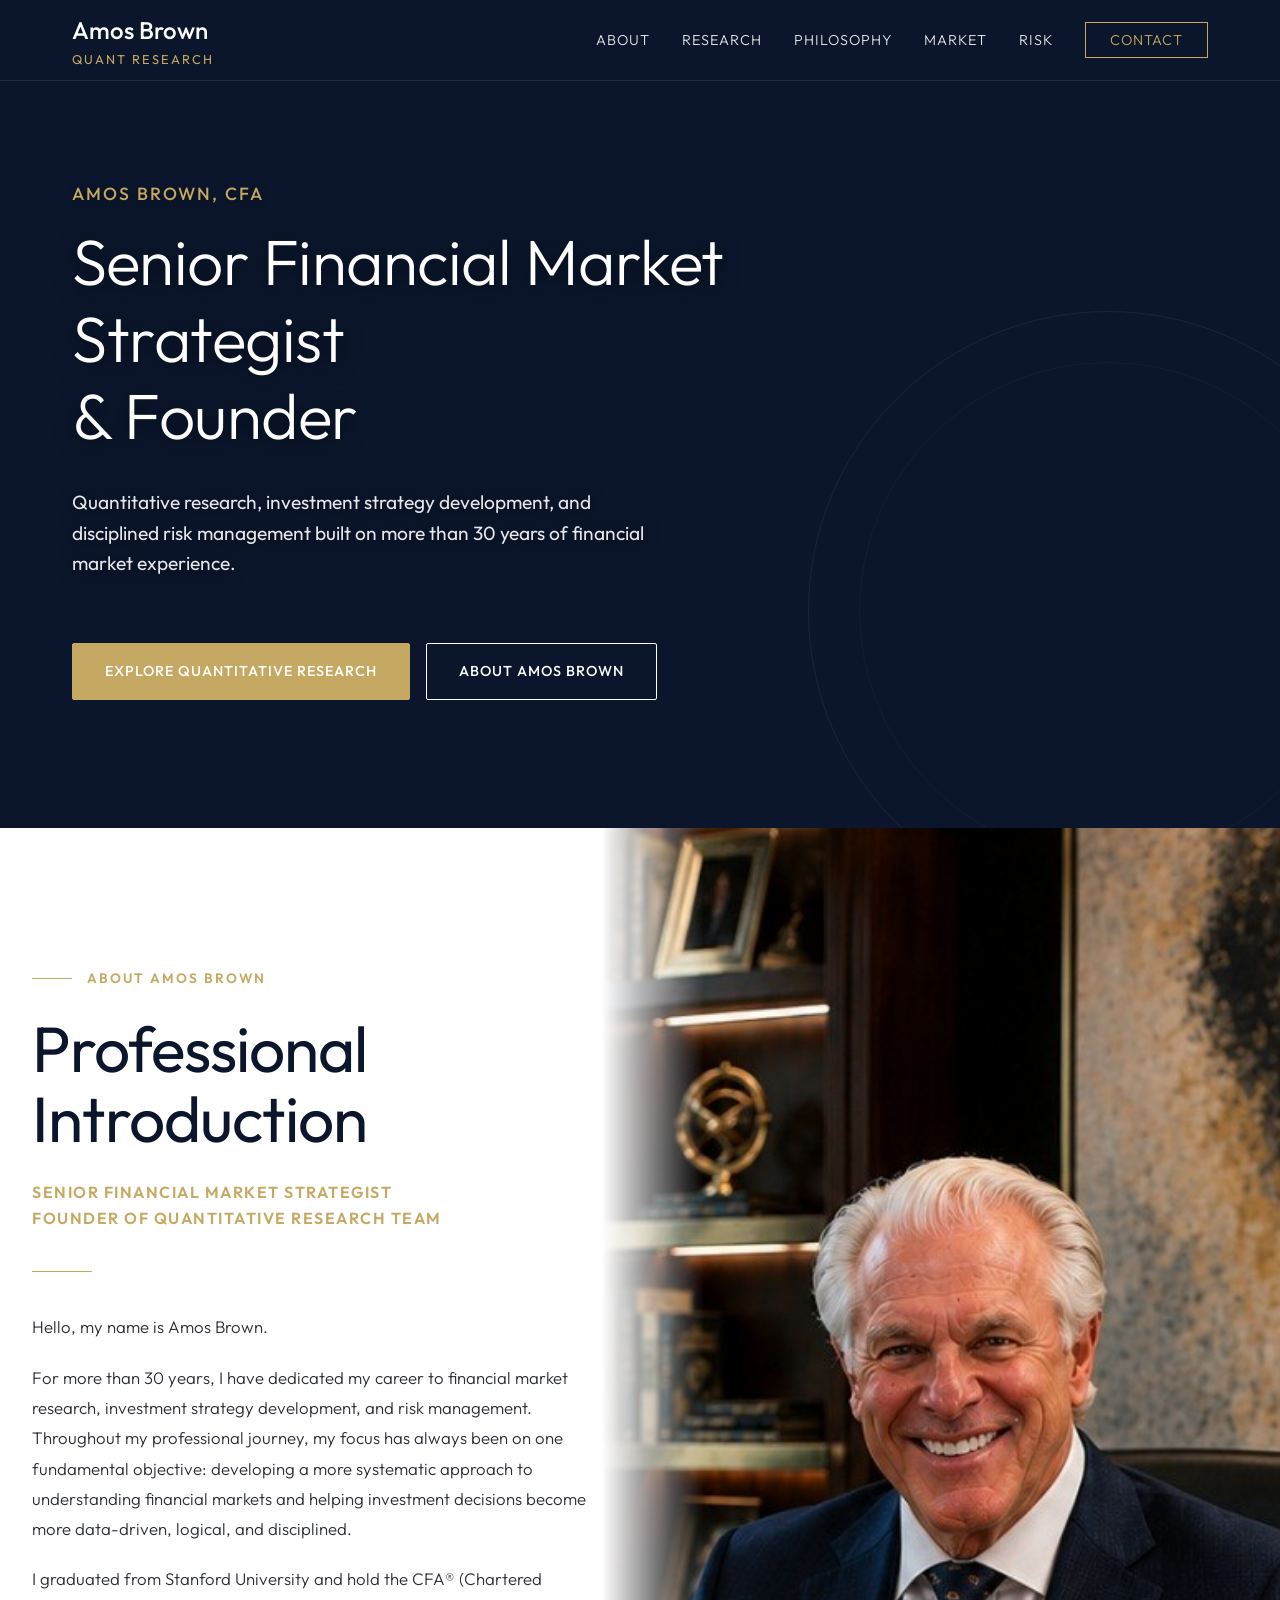
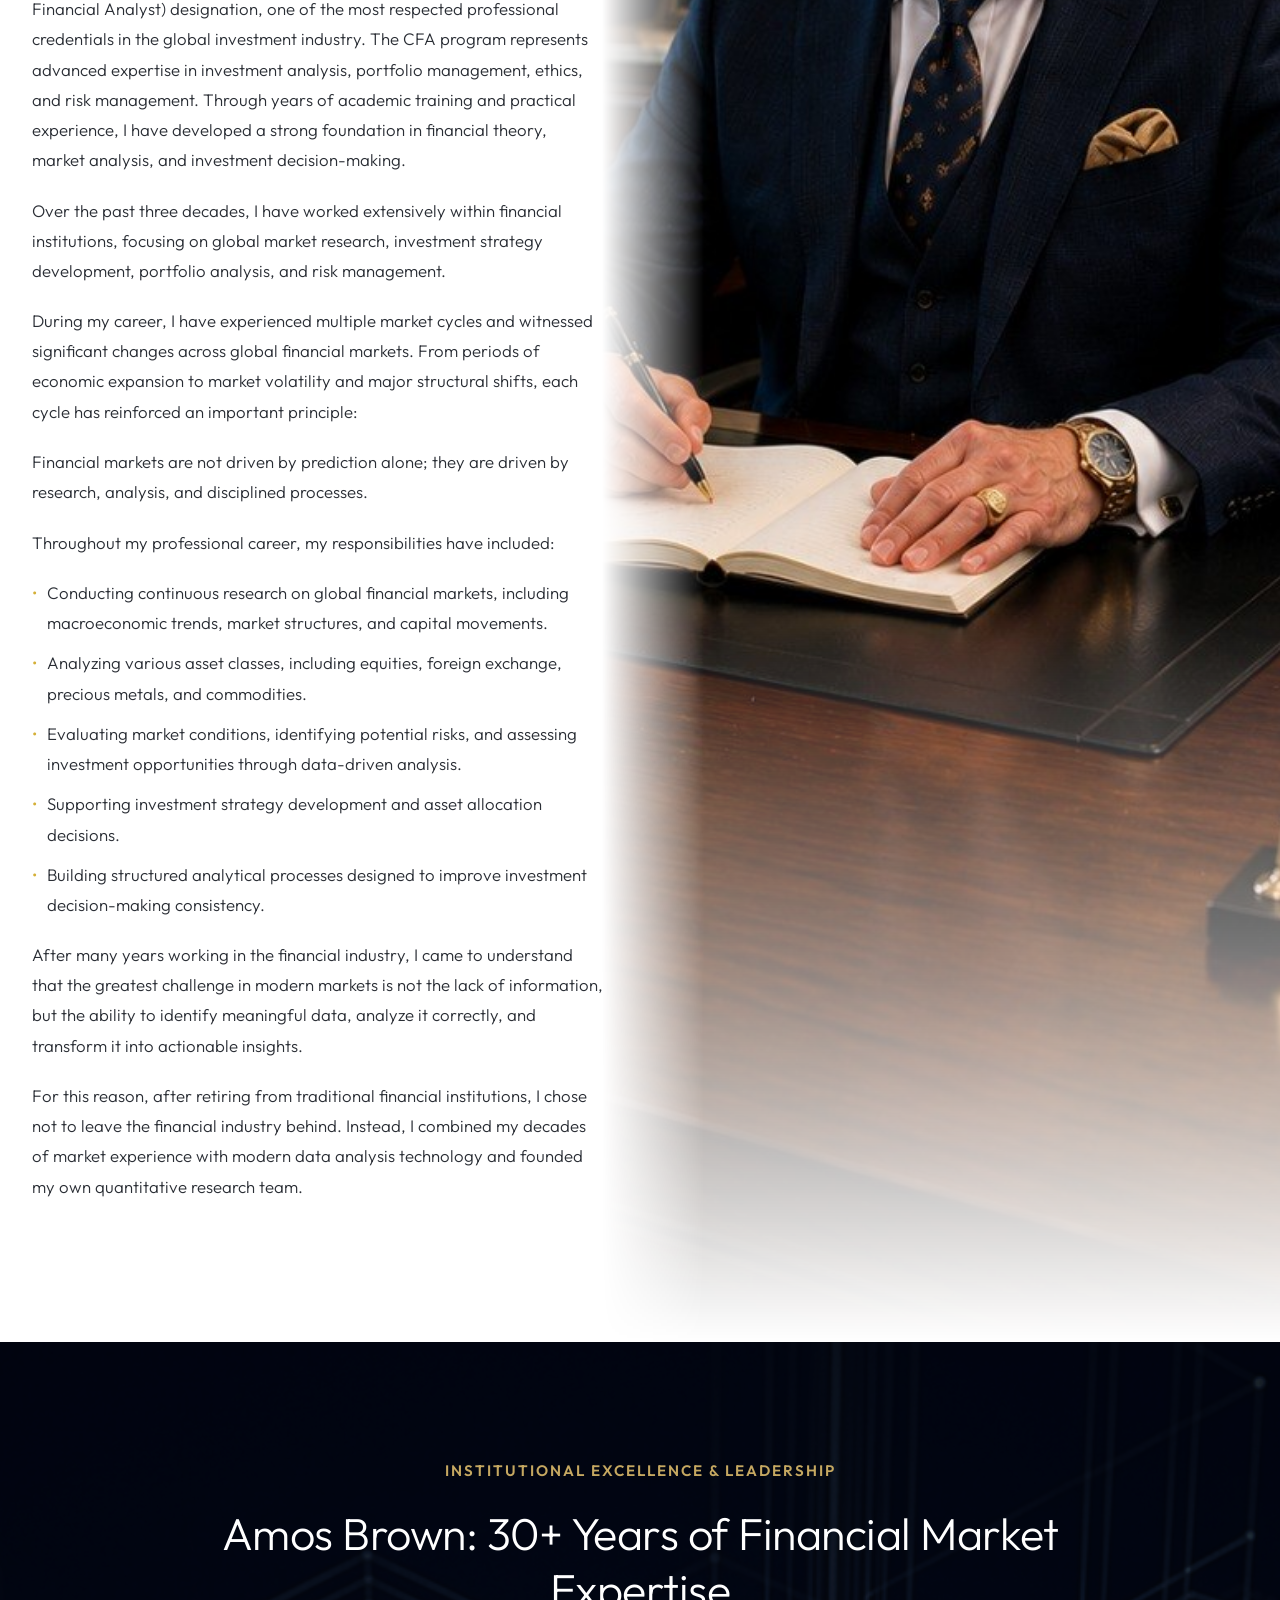
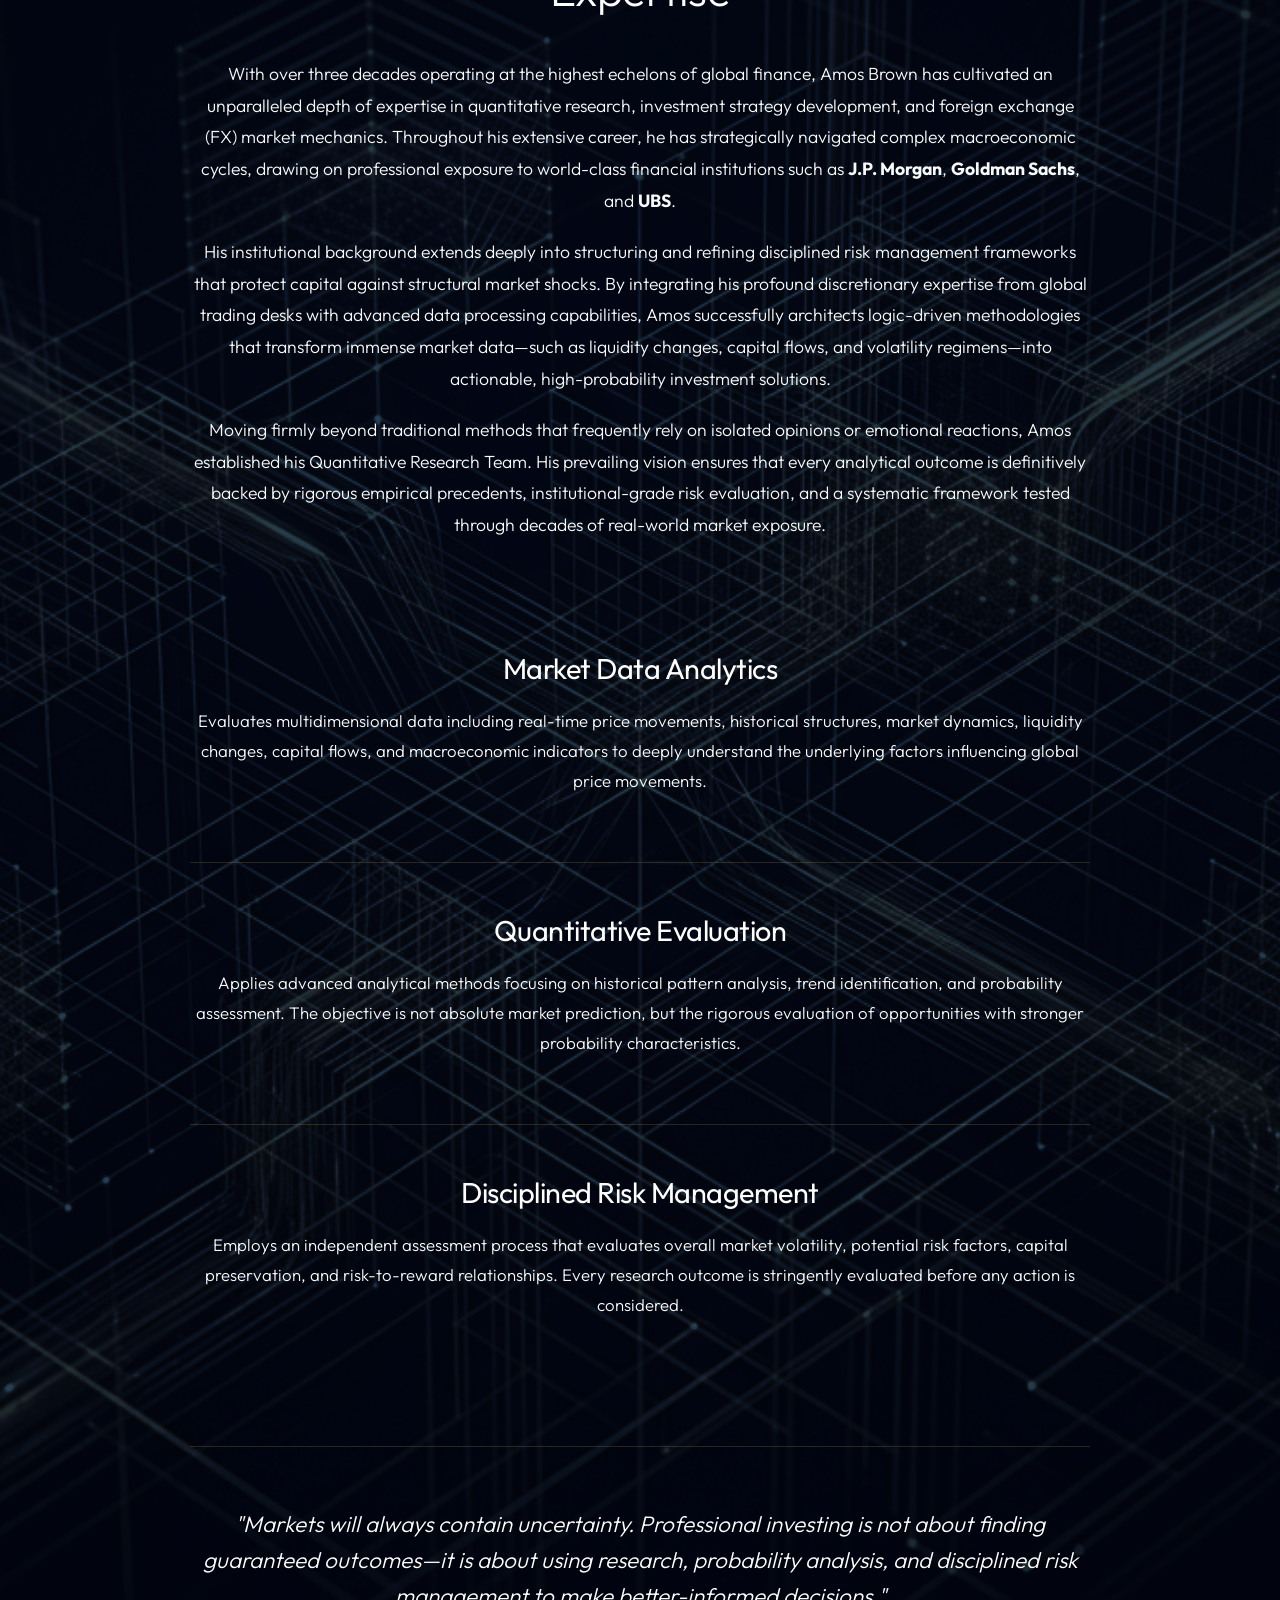
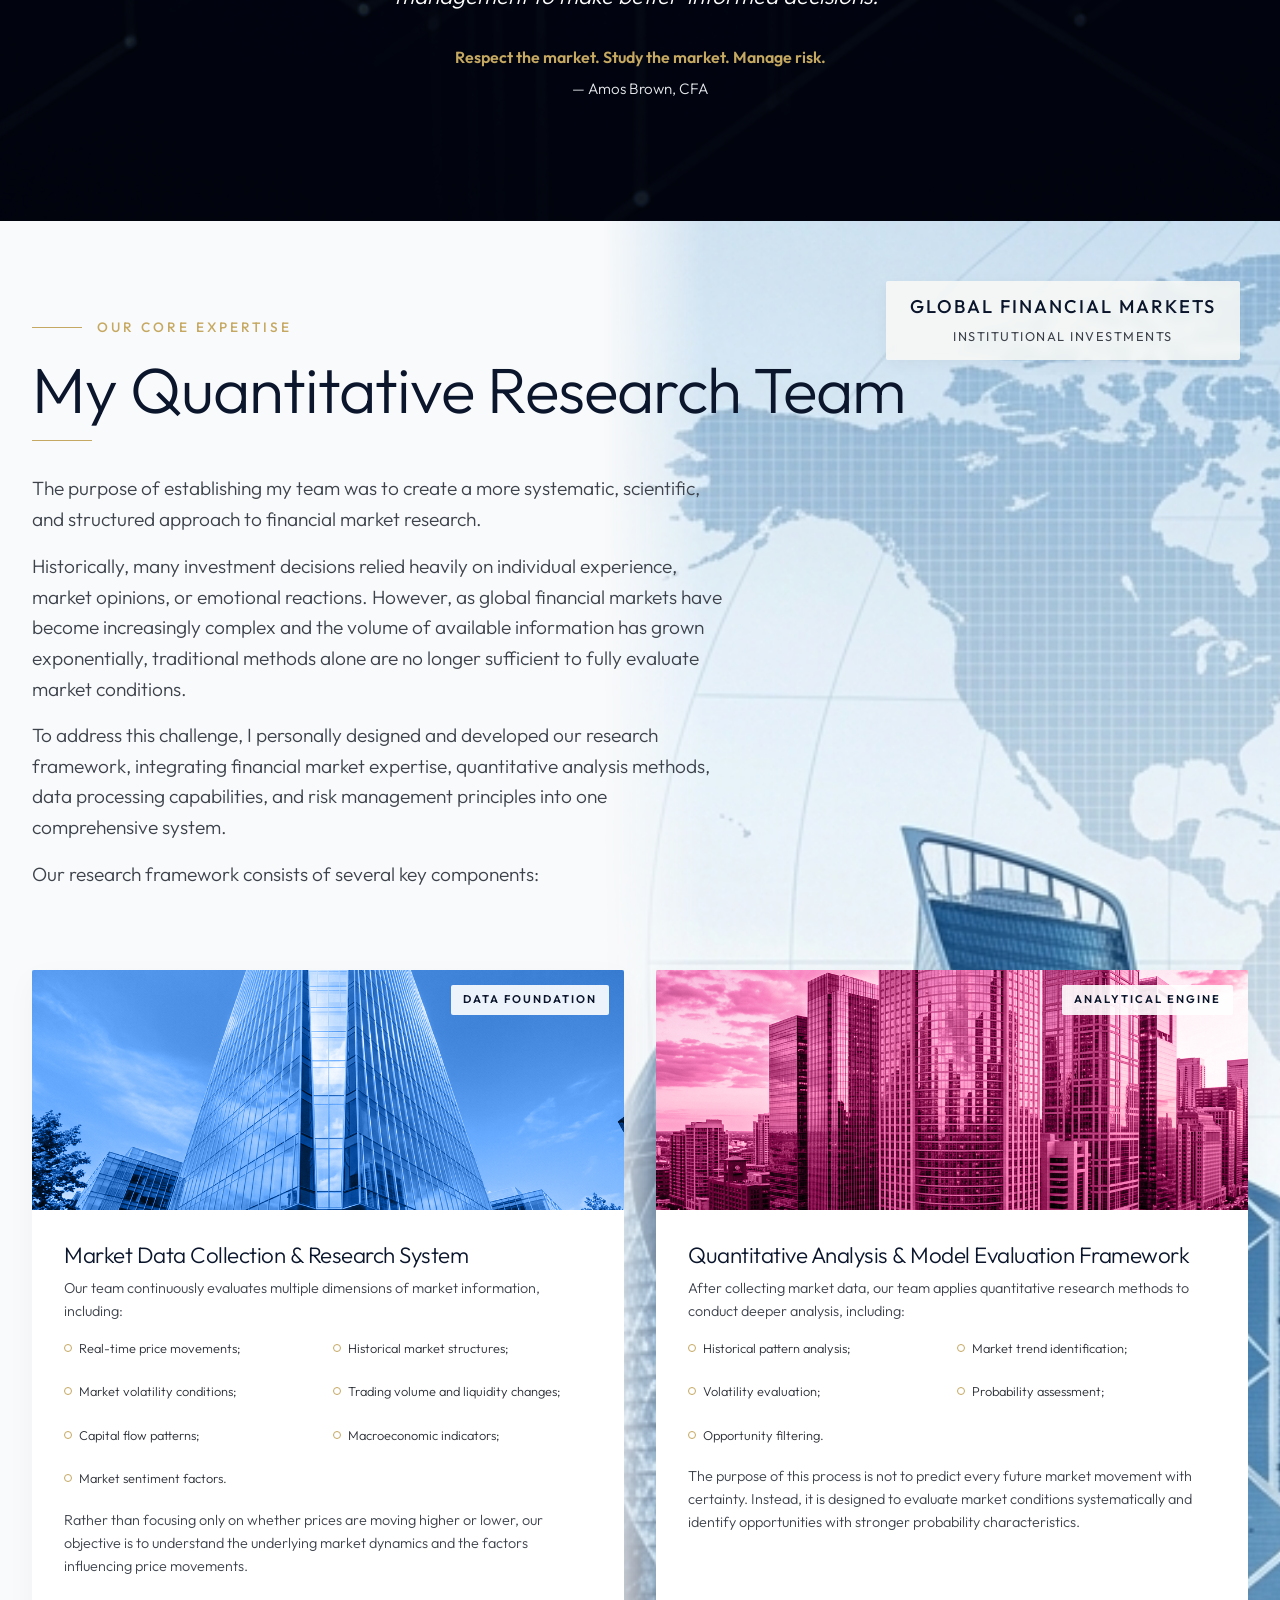
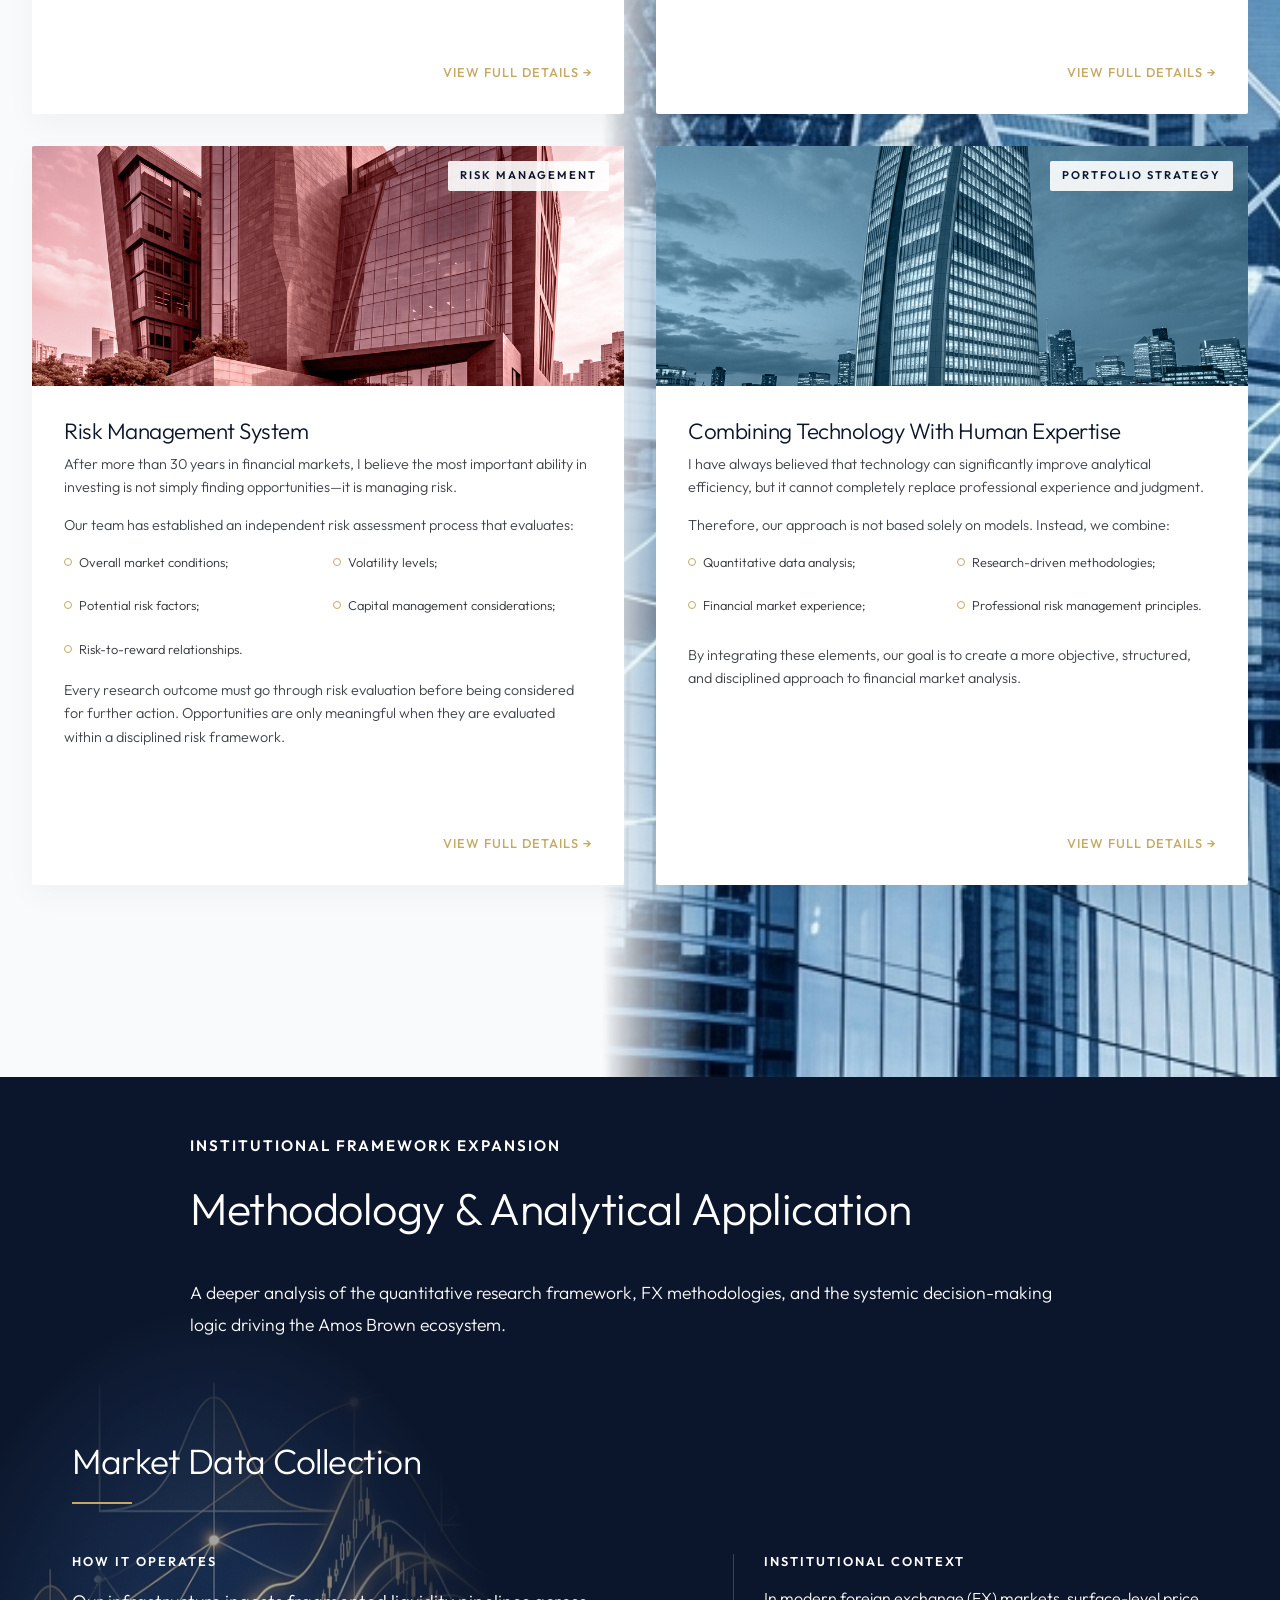
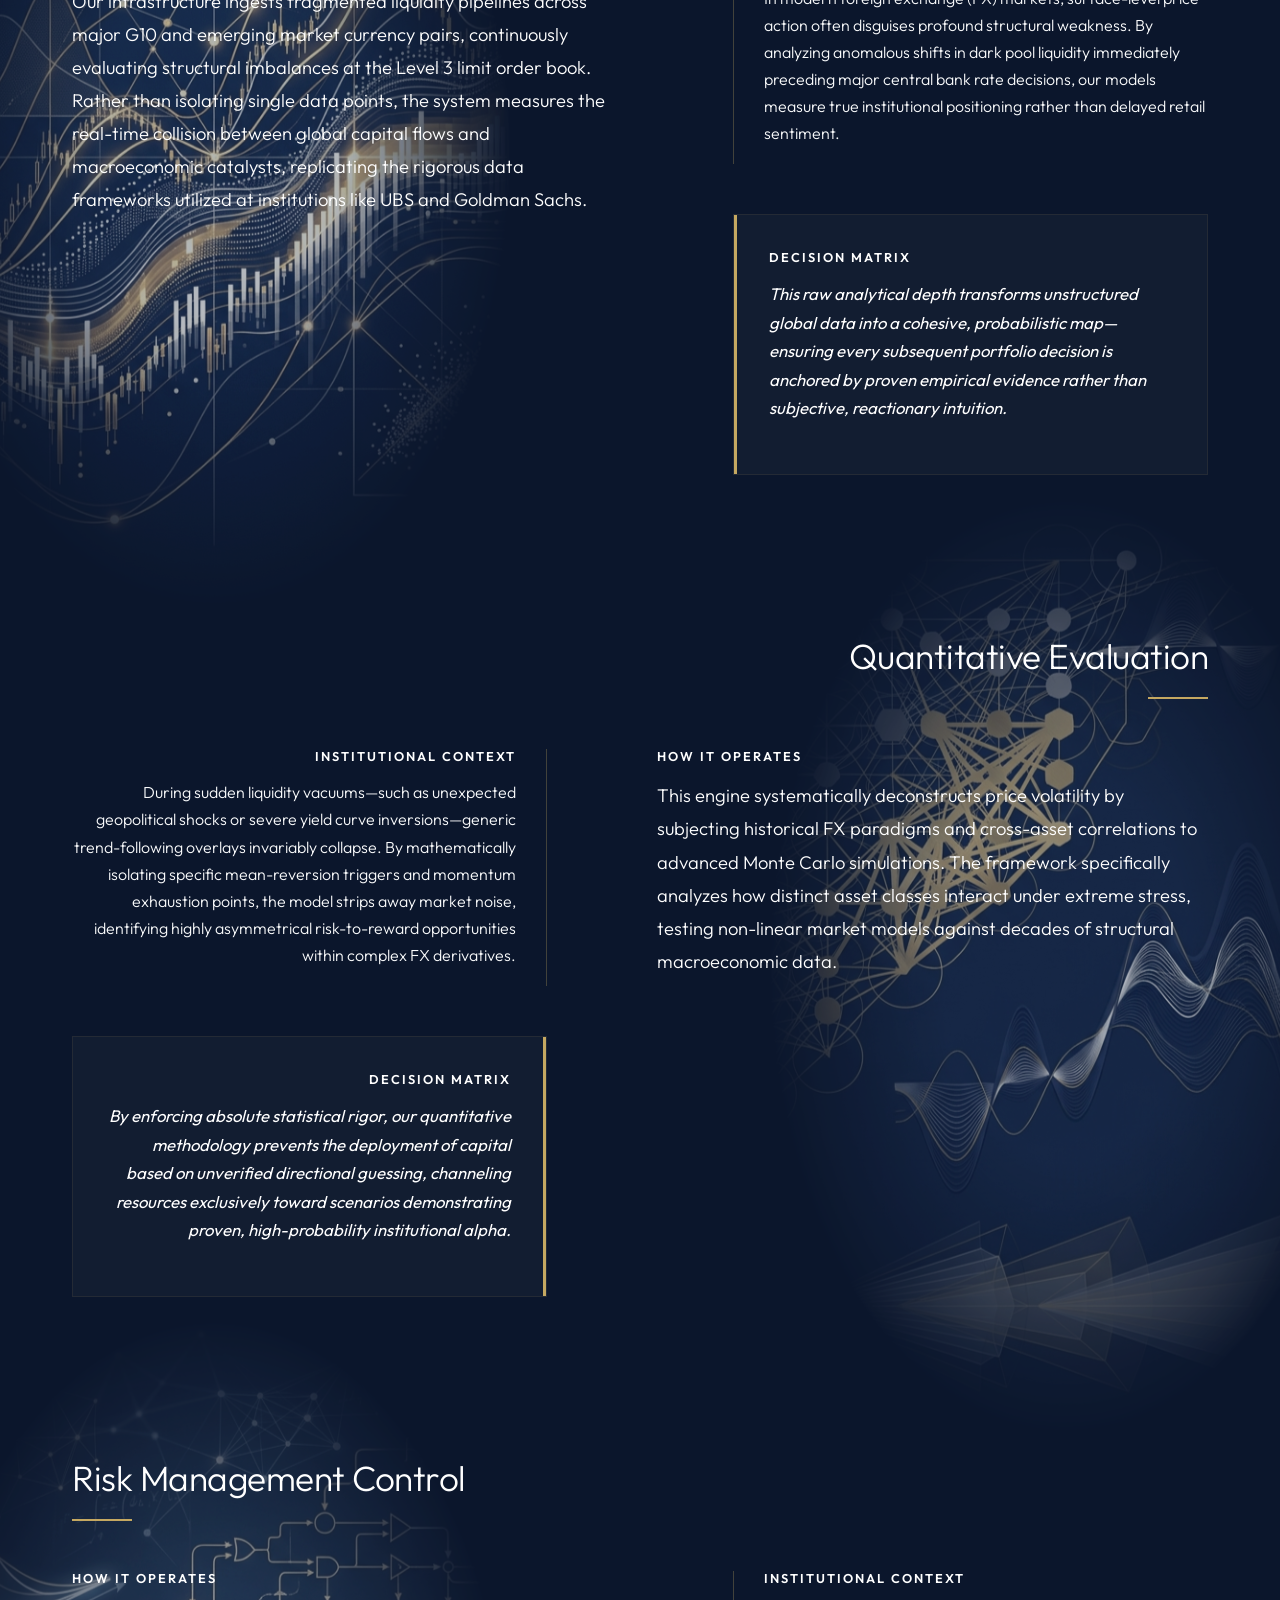
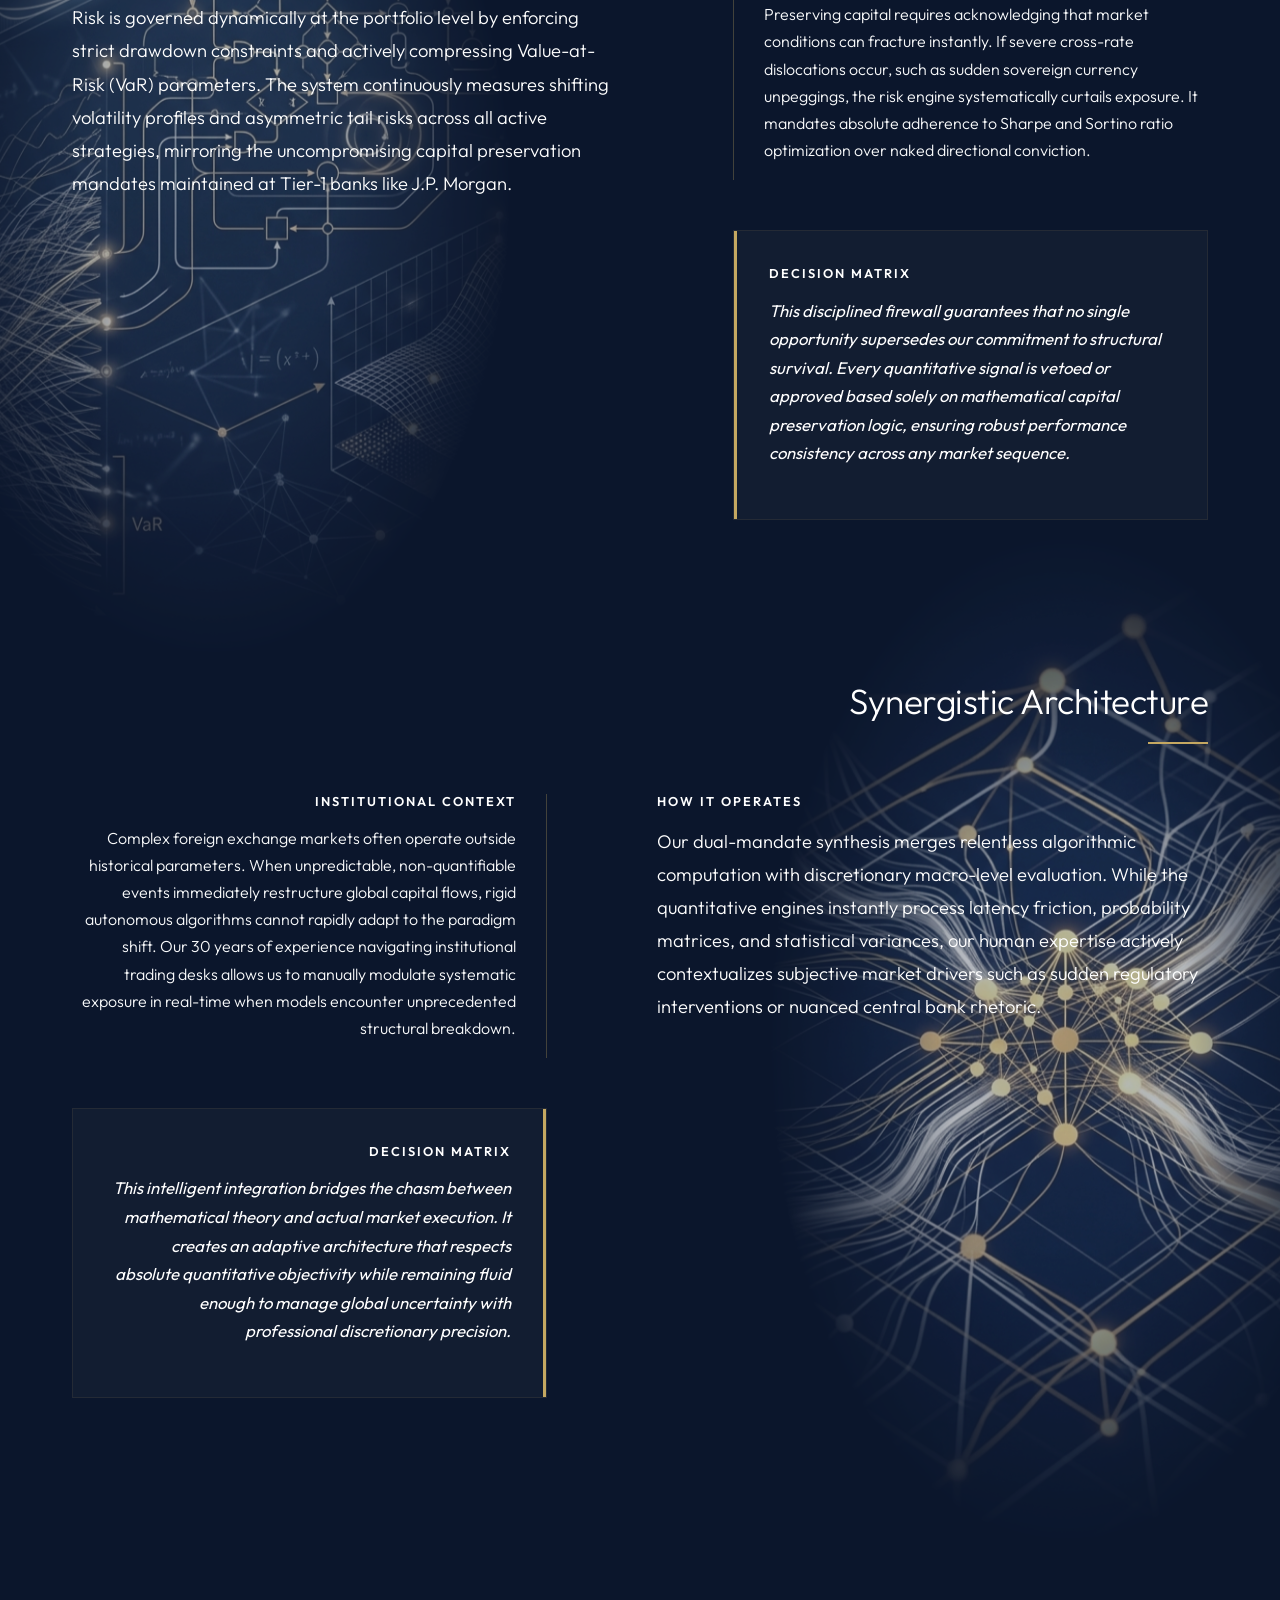
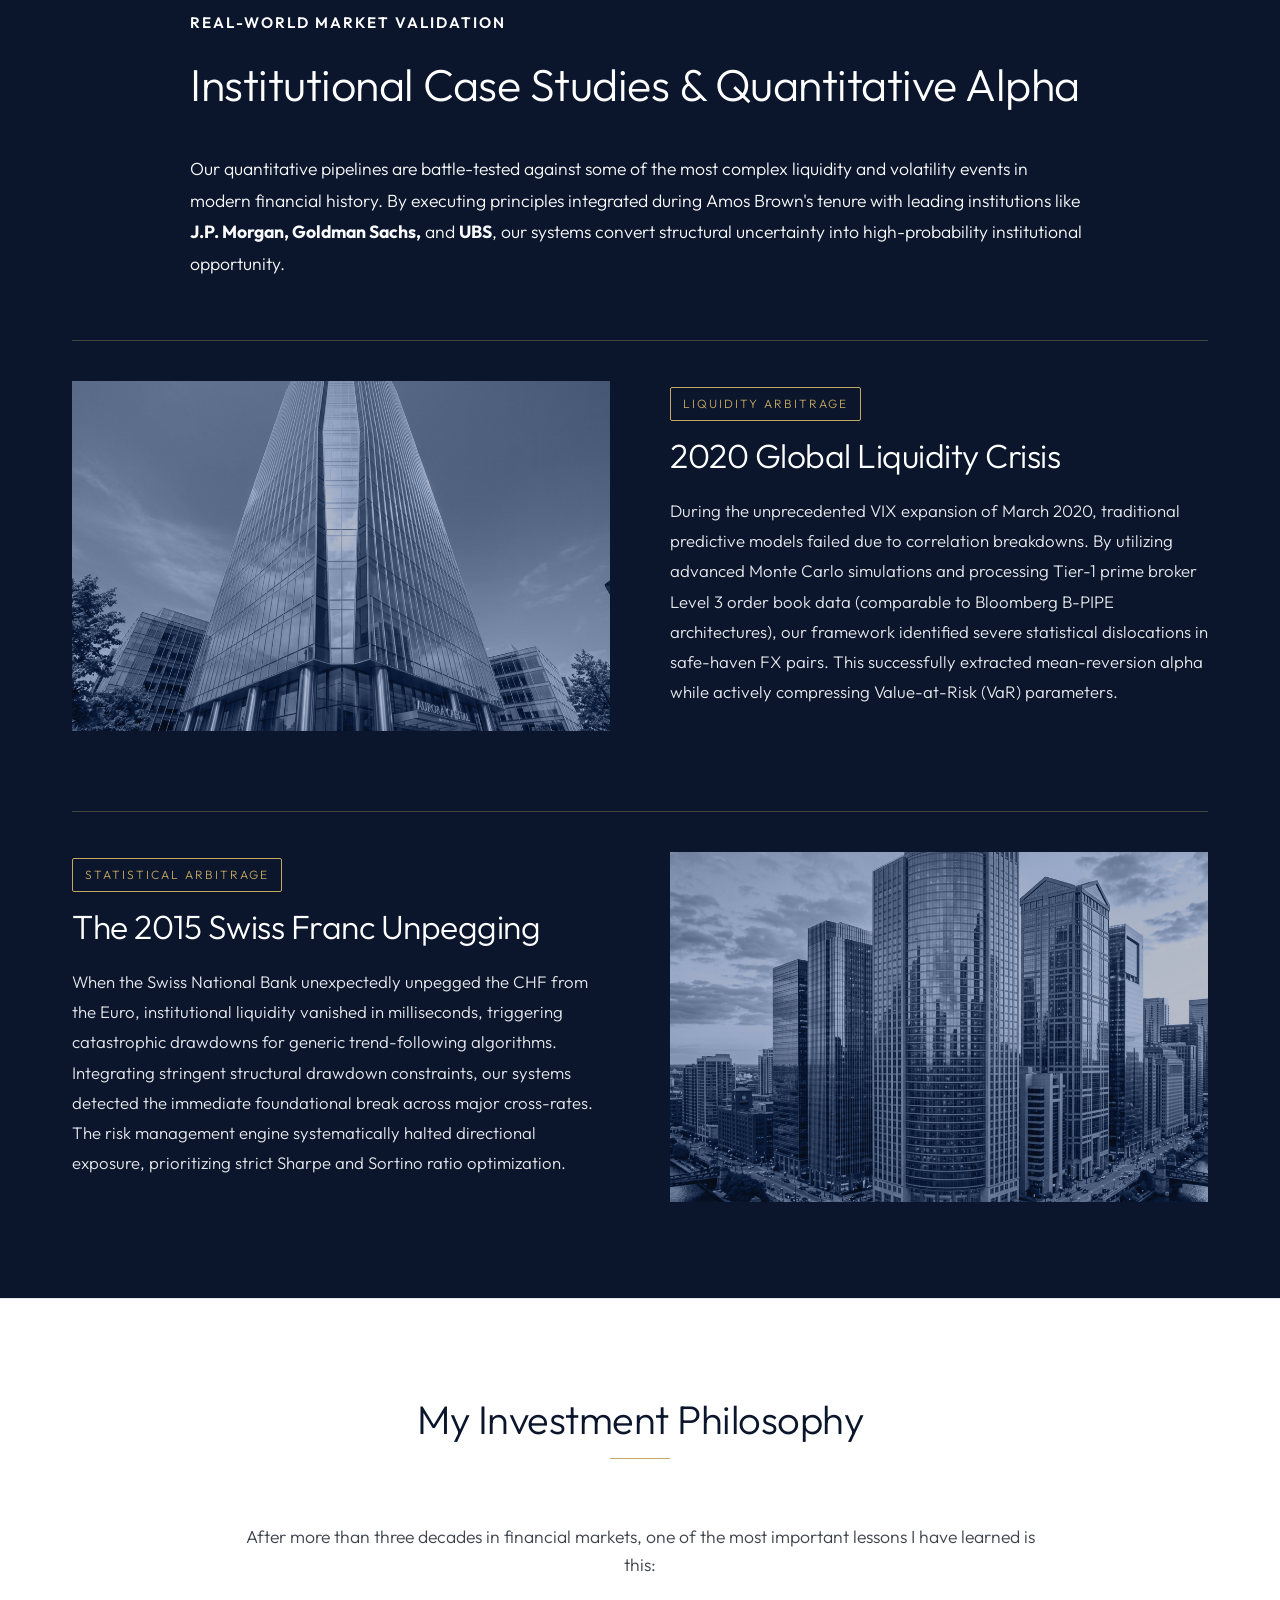
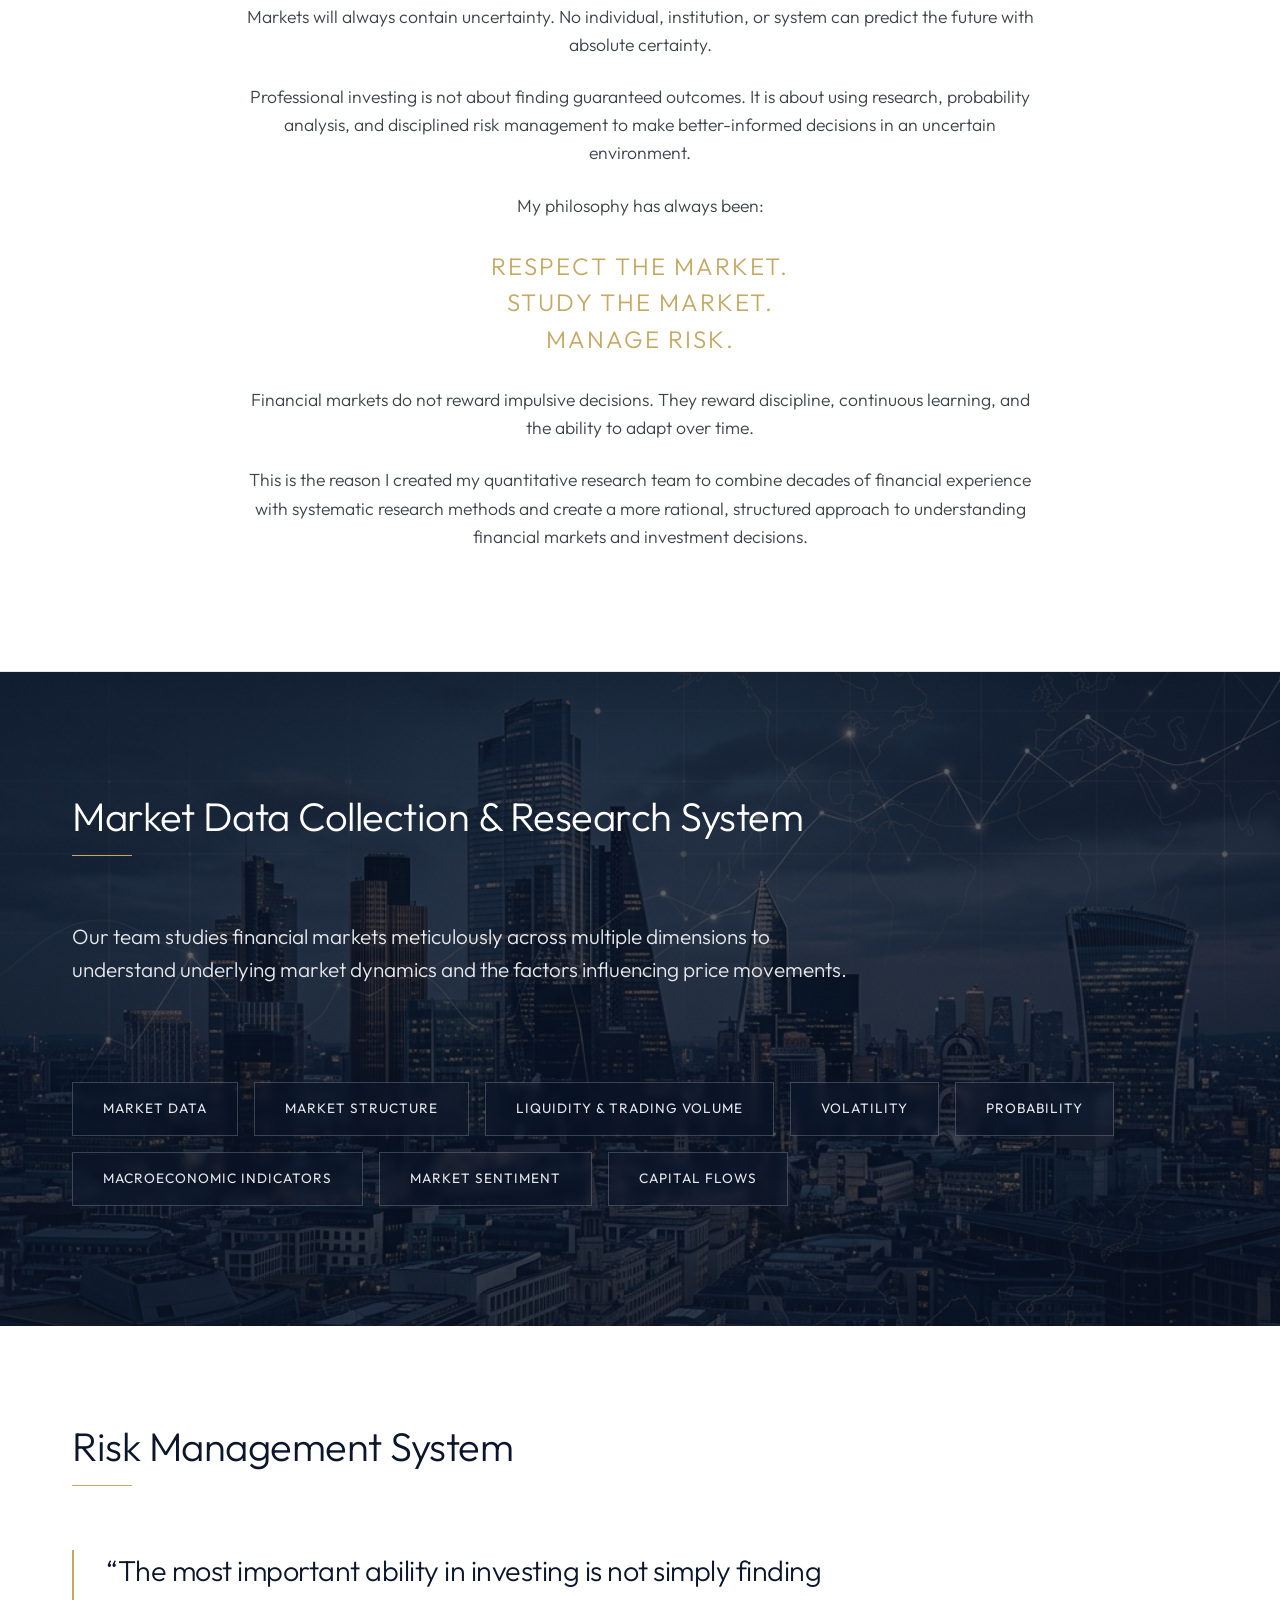
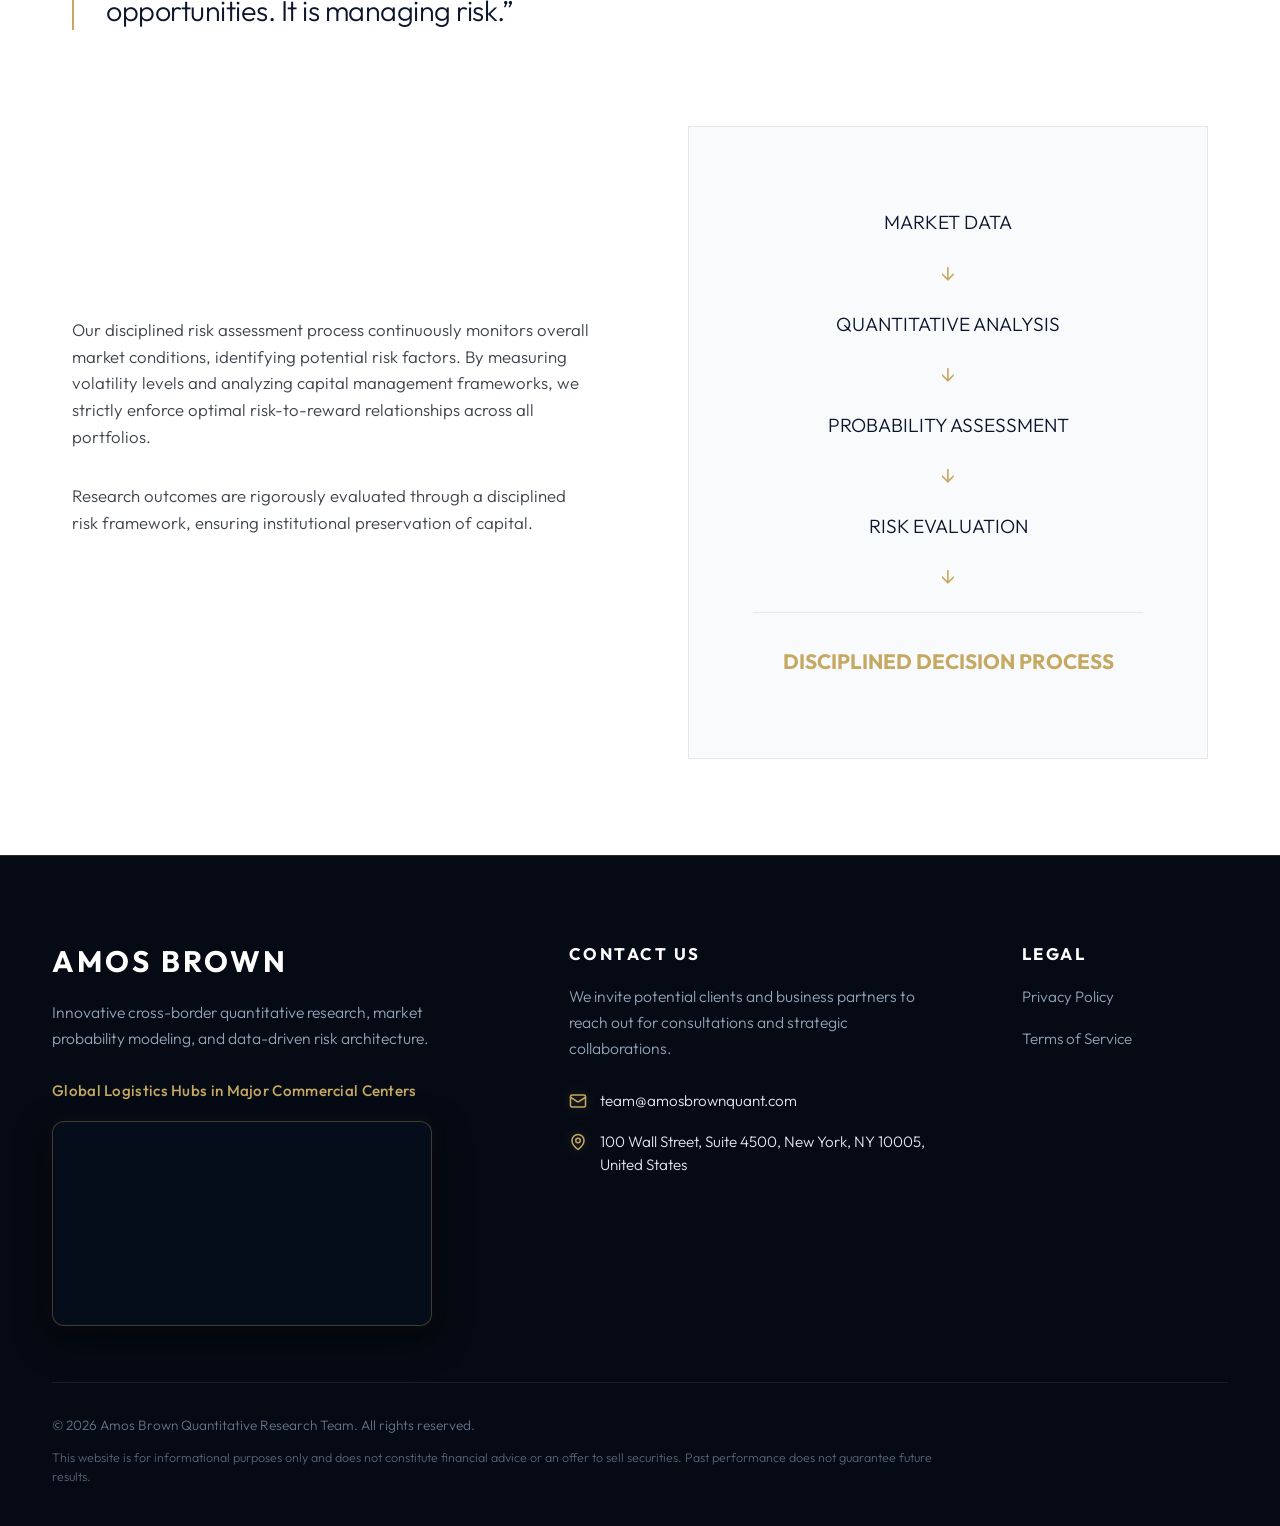
<file: index.html>
﻿<!DOCTYPE html>
<html lang="en">

<head>
    <meta charset="UTF-8">
    <meta name="viewport" content="width=device-width, initial-scale=1.0">
    <title>Quantitative Research | Amos Brown, CFA</title>

    <!-- SEO & Open Graph Metadata -->
    <meta name="description"
        content="Amos Brown Quantitative Research. Institutional-grade financial analysis, market probability modeling, and data-driven strategy development.">
    <meta property="og:title" content="Amos Brown | Quantitative Research">
    <meta property="og:description"
        content="Institutional-grade financial analysis and empirical probability validation.">
    <meta property="og:image" content="./social-preview.png">
    <meta property="og:type" content="website">
    <meta name="twitter:card" content="summary_large_image">
    <meta name="twitter:image" content="./social-preview.png">

    <!-- Favicon -->
    <link rel="icon" type="image/png" href="/favicon.png" sizes="192x192">

    <!-- Google Fonts -->
    <link rel="preconnect" href="https://fonts.googleapis.com">
    <link rel="preconnect" href="https://fonts.gstatic.com" crossorigin>
    <link href="https://fonts.googleapis.com/css2?family=Outfit:wght@300;400;500;600&display=swap" rel="stylesheet">

    <!-- Custom CSS -->
    <link rel="stylesheet" href="styles.css">
</head>

<body>
    <!-- HEADER & NAVIGATION -->
    <header id="main-header">
        <div class="container header-container">
            <div class="logo">
                <a href="#hero">Amos Brown <span>Quant Research</span></a>
            </div>

            <button class="mobile-menu-btn" aria-label="Toggle navigation" id="menu-toggle">
                <span class="bar"></span>
                <span class="bar"></span>
                <span class="bar"></span>
            </button>

            <nav id="main-nav">
                <ul class="nav-links">
                    <li><a href="#about" class="nav-link">About</a></li>
                    <li><a href="#quantitative-research" class="nav-link">Research</a></li>
                    <li><a href="#philosophy" class="nav-link">Philosophy</a></li>
                    <li><a href="#market-research" class="nav-link">Market</a></li>
                    <li><a href="#risk-management" class="nav-link">Risk</a></li>
                    <li><a href="#contact" class="nav-link btn-small">Contact</a></li>
                </ul>
            </nav>
        </div>
    </header>

    <main>
        <!-- 1. HOME / HERO -->
        <section id="hero" class="section hero">
            <!-- VIDEO BACKGROUND -->
            <video src="hero.mp4" class="hero-header-video" autoplay loop muted playsinline></video>
            <div class="container hero-container">
                <div class="hero-content">
                    <p class="subtitle">Amos Brown, CFA</p>
                    <h1 class="main-title">Senior Financial Market Strategist<br>& Founder</h1>
                    <p class="hero-text">Quantitative research, investment strategy development, and disciplined risk
                        management built on more than 30 years of financial market experience.</p>
                    <div class="hero-buttons">
                        <a href="#quantitative-research" class="btn btn-primary">Explore Quantitative Research</a>
                        <a href="#about" class="btn btn-secondary">About Amos Brown</a>
                    </div>
                </div>
            </div>
            <!-- Decorative subtlety -->
            <div class="hero-graphic"></div>
        </section>

        <!-- 2. ABOUT -->
        <section id="about" class="section about-section">
            <div class="about-visual-layer">
                <img src="amos.jpg" alt="Amos Brown" class="about-hero-image">
                <div class="about-gold-frame"></div>
            </div>

            <div class="container about-container-custom">
                <div class="about-text-content">
                    <div class="about-eyebrow-container">
                        <span class="eyebrow-line"></span>
                        <span class="eyebrow-text">ABOUT AMOS BROWN</span>
                    </div>

                    <h2 class="about-person-title">Professional Introduction</h2>

                    <h3 class="about-person-subtitle">SENIOR FINANCIAL MARKET STRATEGIST<br>FOUNDER OF QUANTITATIVE
                        RESEARCH TEAM</h3>

                    <div class="about-eyebrow-container gold-divider">
                        <span class="eyebrow-line"></span>
                    </div>

                    <p class="about-person-desc">Hello, my name is Amos Brown.</p>
                    <p class="about-person-desc">For more than 30 years, I have dedicated my career to
                        financial market research, investment strategy development, and risk management. Throughout my
                        professional journey, my focus has always been on one fundamental objective: developing a more
                        systematic approach to understanding financial markets and helping investment decisions become
                        more data-driven, logical, and disciplined.</p>
                    <p class="about-person-desc">I graduated from Stanford University and hold the CFA&reg; (Chartered
                        Financial Analyst) designation, one of the most respected professional credentials in the global
                        investment industry. The CFA program represents advanced expertise in investment analysis,
                        portfolio management, ethics, and risk management. Through years of academic training and
                        practical experience, I have developed a strong foundation in financial theory, market analysis,
                        and investment decision-making.</p>
                    <p class="about-person-desc">Over the past three decades, I have worked extensively within financial
                        institutions, focusing on global market research, investment strategy development, portfolio
                        analysis, and risk management.</p>
                    <p class="about-person-desc">During my career, I have experienced multiple market cycles and
                        witnessed significant changes across global financial markets. From periods of economic
                        expansion to market volatility and major structural shifts, each cycle has reinforced an
                        important principle:</p>
                    <p class="about-person-desc">Financial markets are not driven by prediction alone; they are driven
                        by research, analysis, and disciplined processes.</p>
                    <p class="about-person-desc">Throughout my professional career, my responsibilities have included:
                    </p>
                    <ul class="about-person-desc" style="list-style-type: none; padding-left: 0;">
                        <li style="margin-bottom: 10px; position: relative; padding-left: 15px;"><span
                                style="position: absolute; left: 0; color: #D4AF37;">&bull;</span>Conducting continuous
                            research on global financial markets, including macroeconomic trends, market structures, and
                            capital movements.</li>
                        <li style="margin-bottom: 10px; position: relative; padding-left: 15px;"><span
                                style="position: absolute; left: 0; color: #D4AF37;">&bull;</span>Analyzing various asset
                            classes, including equities, foreign exchange, precious metals, and commodities.</li>
                        <li style="margin-bottom: 10px; position: relative; padding-left: 15px;"><span
                                style="position: absolute; left: 0; color: #D4AF37;">&bull;</span>Evaluating market
                            conditions, identifying potential risks, and assessing investment opportunities through
                            data-driven analysis.</li>
                        <li style="margin-bottom: 10px; position: relative; padding-left: 15px;"><span
                                style="position: absolute; left: 0; color: #D4AF37;">&bull;</span>Supporting investment
                            strategy development and asset allocation decisions.</li>
                        <li style="margin-bottom: 10px; position: relative; padding-left: 15px;"><span
                                style="position: absolute; left: 0; color: #D4AF37;">&bull;</span>Building structured
                            analytical processes designed to improve investment decision-making consistency.</li>
                    </ul>
                    <p class="about-person-desc">After many years working in the financial industry, I came to
                        understand that the greatest challenge in modern markets is not the lack of information, but the
                        ability to identify meaningful data, analyze it correctly, and transform it into actionable
                        insights.</p>
                    <p class="about-person-desc" style="margin-bottom: 0;">For this reason, after retiring from
                        traditional financial institutions, I chose not to leave the financial industry behind. Instead,
                        I combined my decades of market experience with modern data analysis technology and founded my
                        own quantitative research team.</p>
                </div>
            </div>
        </section>

        <!-- 2B. ABOUT EXTENDED DETAILS -->
        <section class="section about-details-section">
            <div class="container">

                <div class="luxury-framework-header">
                    <h3 class="gold-subtitle">INSTITUTIONAL EXCELLENCE & LEADERSHIP</h3>
                    <h3 class="massive-headline">Amos Brown: 30+ Years of Financial Market Expertise</h3>
                    <p class="framework-intro" style="margin-bottom: 20px;">
                        With over three decades operating at the highest echelons of global finance, Amos Brown has
                        cultivated an unparalleled depth of expertise in quantitative research, investment strategy
                        development, and foreign exchange (FX) market mechanics. Throughout his extensive career, he has
                        strategically navigated complex macroeconomic cycles, drawing on professional exposure to
                        world-class financial institutions such as <strong>J.P. Morgan</strong>, <strong>Goldman
                            Sachs</strong>, and <strong>UBS</strong>.
                    </p>
                    <p class="framework-intro" style="margin-bottom: 20px;">
                        His institutional background extends deeply into structuring and refining disciplined risk
                        management frameworks that protect capital against structural market shocks. By integrating his
                        profound discretionary expertise from global trading desks with advanced data processing
                        capabilities, Amos successfully architects logic-driven methodologies that transform immense
                        market data&mdash;such as liquidity changes, capital flows, and volatility regimens&mdash;into actionable,
                        high-probability investment solutions.
                    </p>
                    <p class="framework-intro">
                        Moving firmly beyond traditional methods that frequently rely on isolated opinions or emotional
                        reactions, Amos established his Quantitative Research Team. His prevailing vision ensures that
                        every analytical outcome is definitively backed by rigorous empirical precedents,
                        institutional-grade risk evaluation, and a systematic framework tested through decades of
                        real-world market exposure.
                    </p>
                </div>

                <div class="luxury-central-list">

                    <div class="central-item">
                        <h4 class="central-title">Market Data Analytics</h4>
                        <p class="central-desc">Evaluates multidimensional data including real-time price movements,
                            historical structures, market dynamics, liquidity changes, capital flows, and macroeconomic
                            indicators to deeply understand the underlying factors influencing global price movements.
                        </p>
                    </div>

                    <div class="central-item">
                        <h4 class="central-title">Quantitative Evaluation</h4>
                        <p class="central-desc">Applies advanced analytical methods focusing on historical pattern
                            analysis, trend identification, and probability assessment. The objective is not absolute
                            market prediction, but the rigorous evaluation of opportunities with stronger probability
                            characteristics.</p>
                    </div>

                    <div class="central-item border-bottom-none">
                        <h4 class="central-title">Disciplined Risk Management</h4>
                        <p class="central-desc">Employs an independent assessment process that evaluates overall market
                            volatility, potential risk factors, capital preservation, and risk-to-reward relationships.
                            Every research outcome is stringently evaluated before any action is considered.</p>
                    </div>

                </div>

                <div class="luxury-philosophy-quote">
                    <blockquote>
                        "Markets will always contain uncertainty. Professional investing is not about finding guaranteed
                        outcomes&mdash;it is about using research, probability analysis, and disciplined risk management to
                        make better-informed decisions."
                    </blockquote>
                    <div class="quote-signature">
                        <strong>Respect the market. Study the market. Manage risk.</strong>
                        <span>&mdash; Amos Brown, CFA</span>
                    </div>
                </div>

            </div>
        </section>

        <!-- 3. QUANTITATIVE RESEARCH -->
        <section id="quantitative-research" class="section research-section light-bg">
            <div class="research-background-visual">
                <img src="research_collage_clean.png" alt="Global Financial Markets Quantitative Research">
            </div>

            <div class="visual-text-overlay">
                <strong>GLOBAL FINANCIAL MARKETS</strong><br>
                <span>INSTITUTIONAL INVESTMENTS</span>
            </div>
            <div class="container research-container-custom">
                <div class="research-header">
                    <p class="research-eyebrow">OUR CORE EXPERTISE</p>
                    <h2 class="section-title title-ref">My Quantitative Research Team</h2>
                    <p class="research-intro" style="margin-bottom: 1rem;">The purpose of establishing my team was to
                        create a more systematic, scientific, and structured approach to financial market research.</p>
                    <p class="research-intro" style="margin-bottom: 1rem;">Historically, many investment decisions
                        relied heavily on individual experience, market opinions, or emotional reactions. However, as
                        global financial markets have become increasingly complex and the volume of available
                        information has grown exponentially, traditional methods alone are no longer sufficient to fully
                        evaluate market conditions.</p>
                    <p class="research-intro" style="margin-bottom: 1rem;">To address this challenge, I personally
                        designed and developed our research framework, integrating financial market expertise,
                        quantitative analysis methods, data processing capabilities, and risk management principles into
                        one comprehensive system.</p>
                    <p class="research-intro" style="margin-bottom: 3rem;">Our research framework consists of several
                        key components:</p>
                </div>

                <div class="research-grid-new">
                    <!-- Card 1: Market Data Collection & Research System -->
                    <a href="market-data-collection.html" class="research-card-new">
                        <div class="card-image-box">
                            <span class="card-tag">DATA FOUNDATION</span>
                            <img src="arch_market_data_1788263501613.png"
                                alt="Market Data Collection & Research System">
                        </div>
                        <div class="card-content-new">
                            <h3>Market Data Collection & Research System</h3>

                            <p class="card-desc" style="margin-bottom: 15px;">Our team continuously evaluates multiple
                                dimensions of market information, including:</p>
                            <ul class="card-points" style="margin-bottom: 20px;">
                                <li style="margin-bottom: 8px;">Real-time price movements;</li>
                                <li style="margin-bottom: 8px;">Historical market structures;</li>
                                <li style="margin-bottom: 8px;">Market volatility conditions;</li>
                                <li style="margin-bottom: 8px;">Trading volume and liquidity changes;</li>
                                <li style="margin-bottom: 8px;">Capital flow patterns;</li>
                                <li style="margin-bottom: 8px;">Macroeconomic indicators;</li>
                                <li>Market sentiment factors.</li>
                            </ul>
                            <p class="card-desc">Rather than focusing only on whether prices are moving higher or lower,
                                our objective is to understand the underlying market dynamics and the factors
                                influencing price movements.</p>                            <div class="card-cta">View Full Details &rarr;</div>
                        </div>
                    </a>

                    <!-- Card 2: Quantitative Analysis & Model Evaluation Framework -->
                    <a href="quantitative-analysis.html" class="research-card-new">
                        <div class="card-image-box">
                            <span class="card-tag">ANALYTICAL ENGINE</span>
                            <img src="arch_quant_analysis_1788263531265.png"
                                alt="Quantitative Analysis & Model Evaluation Framework">
                        </div>
                        <div class="card-content-new">
                            <h3>Quantitative Analysis & Model Evaluation Framework</h3>

                            <p class="card-desc" style="margin-bottom: 15px;">After collecting market data, our team
                                applies quantitative research methods to conduct deeper analysis, including:</p>
                            <ul class="card-points" style="margin-bottom: 20px;">
                                <li style="margin-bottom: 8px;">Historical pattern analysis;</li>
                                <li style="margin-bottom: 8px;">Market trend identification;</li>
                                <li style="margin-bottom: 8px;">Volatility evaluation;</li>
                                <li style="margin-bottom: 8px;">Probability assessment;</li>
                                <li>Opportunity filtering.</li>
                            </ul>
                            <p class="card-desc">The purpose of this process is not to predict every future market
                                movement with certainty. Instead, it is designed to evaluate market conditions
                                systematically and identify opportunities with stronger probability characteristics.</p>                            <div class="card-cta">View Full Details &rarr;</div>
                        </div>
                    </a>

                    <!-- Card 3: Risk Management System -->
                    <a href="risk-evaluation.html" class="research-card-new">
                        <div class="card-image-box">
                            <span class="card-tag">RISK MANAGEMENT</span>
                            <img src="arch_risk_eval_1788263624659.png" alt="Risk Management System">
                        </div>
                        <div class="card-content-new">
                            <h3>Risk Management System</h3>

                            <p class="card-desc" style="margin-bottom: 15px;">After more than 30 years in financial
                                markets, I believe the most important ability in investing is not simply finding
                                opportunities&mdash;it is managing risk.</p>
                            <p class="card-desc" style="margin-bottom: 15px;">Our team has established an independent
                                risk assessment process that evaluates:</p>
                            <ul class="card-points" style="margin-bottom: 20px;">
                                <li style="margin-bottom: 8px;">Overall market conditions;</li>
                                <li style="margin-bottom: 8px;">Volatility levels;</li>
                                <li style="margin-bottom: 8px;">Potential risk factors;</li>
                                <li style="margin-bottom: 8px;">Capital management considerations;</li>
                                <li>Risk-to-reward relationships.</li>
                            </ul>
                            <p class="card-desc">Every research outcome must go through risk evaluation before being
                                considered for further action. Opportunities are only meaningful when they are evaluated
                                within a disciplined risk framework.</p>                            <div class="card-cta">View Full Details &rarr;</div>
                        </div>
                    </a>

                    <!-- Card 4: Combining Technology With Human Expertise -->
                    <a href="portfolio-asset-allocation.html" class="research-card-new">
                        <div class="card-image-box">
                            <span class="card-tag">PORTFOLIO STRATEGY</span>
                            <img src="arch_portfolio_1788263650329.png" alt="Combining Technology With Human Expertise">
                        </div>
                        <div class="card-content-new">
                            <h3>Combining Technology With Human Expertise</h3>

                            <p class="card-desc" style="margin-bottom: 15px;">I have always believed that technology can
                                significantly improve analytical efficiency, but it cannot completely replace
                                professional experience and judgment.</p>
                            <p class="card-desc" style="margin-bottom: 15px;">Therefore, our approach is not based
                                solely on models. Instead, we combine:</p>
                            <ul class="card-points" style="margin-bottom: 20px;">
                                <li style="margin-bottom: 8px;">Quantitative data analysis;</li>
                                <li style="margin-bottom: 8px;">Research-driven methodologies;</li>
                                <li style="margin-bottom: 8px;">Financial market experience;</li>
                                <li>Professional risk management principles.</li>
                            </ul>
                            <p class="card-desc">By integrating these elements, our goal is to create a more objective,
                                structured, and disciplined approach to financial market analysis.</p>                            <div class="card-cta">View Full Details &rarr;</div>
                        </div>
                    </a>
                </div>
            </div>
        </section>

        

                <!-- 3C. SUPPLEMENTARY METHODOLOGY -->
        <section id="supplementary-methodology" class="section dark-bg" style="padding-top: 60px; padding-bottom: 100px;">
            <div class="container">
                <div class="luxury-framework-header">
                    <h3 class="gold-subtitle">Institutional Framework Expansion</h3>
                    <h3 class="massive-headline">Methodology & Analytical Application</h3>
                    <p class="framework-intro">A deeper analysis of the quantitative research framework, FX methodologies, and the systemic decision-making logic driving the Amos Brown ecosystem.</p>
                </div>

                <div class="story-container">
                    
                    <!-- Module 1 -->
                    <div class="story-module module-left">
                        <div class="story-bg-graphic" style="background-image: url('abs_data_collection.png');"></div>
                        <div class="story-header">
                            <h3 class="story-title">Market Data Collection</h3>
                            <div class="story-gold-rule"></div>
                        </div>
                        <div class="story-grid">
                            <div class="story-primary">
                                <h4 class="story-label">How It Operates</h4>
                                <p class="story-text">Our infrastructure ingests fragmented liquidity pipelines across major G10 and emerging market currency pairs, continuously evaluating structural imbalances at the Level 3 limit order book. Rather than isolating single data points, the system measures the real-time collision between global capital flows and macroeconomic catalysts, replicating the rigorous data frameworks utilized at institutions like UBS and Goldman Sachs.</p>
                            </div>
                            <div class="story-secondary">
                                <div class="story-context-box">
                                    <h4 class="story-label">Institutional Context</h4>
                                    <p class="story-text">In modern foreign exchange (FX) markets, surface-level price action often disguises profound structural weakness. By analyzing anomalous shifts in dark pool liquidity immediately preceding major central bank rate decisions, our models measure true institutional positioning rather than delayed retail sentiment.</p>
                                </div>
                                <div class="story-matrix-box">
                                    <h4 class="story-label" style="color: var(--color-white);">Decision Matrix</h4>
                                    <p class="story-text">This raw analytical depth transforms unstructured global data into a cohesive, probabilistic map&mdash;ensuring every subsequent portfolio decision is anchored by proven empirical evidence rather than subjective, reactionary intuition.</p>
                                </div>
                            </div>
                        </div>
                    </div>

                    <!-- Module 2 -->
                    <div class="story-module module-right">
                        <div class="story-bg-graphic" style="background-image: url('abs_quant_evaluation.png');"></div>
                        <div class="story-header align-right">
                            <h3 class="story-title">Quantitative Evaluation</h3>
                            <div class="story-gold-rule right"></div>
                        </div>
                        <div class="story-grid reverse">
                            <div class="story-secondary">
                                <div class="story-context-box">
                                    <h4 class="story-label">Institutional Context</h4>
                                    <p class="story-text">During sudden liquidity vacuums&mdash;such as unexpected geopolitical shocks or severe yield curve inversions&mdash;generic trend-following overlays invariably collapse. By mathematically isolating specific mean-reversion triggers and momentum exhaustion points, the model strips away market noise, identifying highly asymmetrical risk-to-reward opportunities within complex FX derivatives.</p>
                                </div>
                                <div class="story-matrix-box">
                                    <h4 class="story-label" style="color: var(--color-white);">Decision Matrix</h4>
                                    <p class="story-text">By enforcing absolute statistical rigor, our quantitative methodology prevents the deployment of capital based on unverified directional guessing, channeling resources exclusively toward scenarios demonstrating proven, high-probability institutional alpha.</p>
                                </div>
                            </div>
                            <div class="story-primary">
                                <h4 class="story-label">How It Operates</h4>
                                <p class="story-text">This engine systematically deconstructs price volatility by subjecting historical FX paradigms and cross-asset correlations to advanced Monte Carlo simulations. The framework specifically analyzes how distinct asset classes interact under extreme stress, testing non-linear market models against decades of structural macroeconomic data.</p>
                            </div>
                        </div>
                    </div>

                    <!-- Module 3 -->
                    <div class="story-module module-left">
                        <div class="story-bg-graphic" style="background-image: url('abs_risk_management.png');"></div>
                        <div class="story-header">
                            <h3 class="story-title">Risk Management Control</h3>
                            <div class="story-gold-rule"></div>
                        </div>
                        <div class="story-grid">
                            <div class="story-primary">
                                <h4 class="story-label">How It Operates</h4>
                                <p class="story-text">Risk is governed dynamically at the portfolio level by enforcing strict drawdown constraints and actively compressing Value-at-Risk (VaR) parameters. The system continuously measures shifting volatility profiles and asymmetric tail risks across all active strategies, mirroring the uncompromising capital preservation mandates maintained at Tier-1 banks like J.P. Morgan.</p>
                            </div>
                            <div class="story-secondary">
                                <div class="story-context-box">
                                    <h4 class="story-label">Institutional Context</h4>
                                    <p class="story-text">Preserving capital requires acknowledging that market conditions can fracture instantly. If severe cross-rate dislocations occur, such as sudden sovereign currency unpeggings, the risk engine systematically curtails exposure. It mandates absolute adherence to Sharpe and Sortino ratio optimization over naked directional conviction.</p>
                                </div>
                                <div class="story-matrix-box">
                                    <h4 class="story-label" style="color: var(--color-white);">Decision Matrix</h4>
                                    <p class="story-text">This disciplined firewall guarantees that no single opportunity supersedes our commitment to structural survival. Every quantitative signal is vetoed or approved based solely on mathematical capital preservation logic, ensuring robust performance consistency across any market sequence.</p>
                                </div>
                            </div>
                        </div>
                    </div>

                    <!-- Module 4 -->
                    <div class="story-module module-right">
                        <div class="story-bg-graphic" style="background-image: url('abs_synergistic_arch.png');"></div>
                        <div class="story-header align-right">
                            <h3 class="story-title">Synergistic Architecture</h3>
                            <div class="story-gold-rule right"></div>
                        </div>
                        <div class="story-grid reverse">
                            <div class="story-secondary">
                                <div class="story-context-box">
                                    <h4 class="story-label">Institutional Context</h4>
                                    <p class="story-text">Complex foreign exchange markets often operate outside historical parameters. When unpredictable, non-quantifiable events immediately restructure global capital flows, rigid autonomous algorithms cannot rapidly adapt to the paradigm shift. Our 30 years of experience navigating institutional trading desks allows us to manually modulate systematic exposure in real-time when models encounter unprecedented structural breakdown.</p>
                                </div>
                                <div class="story-matrix-box">
                                    <h4 class="story-label" style="color: var(--color-white);">Decision Matrix</h4>
                                    <p class="story-text">This intelligent integration bridges the chasm between mathematical theory and actual market execution. It creates an adaptive architecture that respects absolute quantitative objectivity while remaining fluid enough to manage global uncertainty with professional discretionary precision.</p>
                                </div>
                            </div>
                            <div class="story-primary">
                                <h4 class="story-label">How It Operates</h4>
                                <p class="story-text">Our dual-mandate synthesis merges relentless algorithmic computation with discretionary macro-level evaluation. While the quantitative engines instantly process latency friction, probability matrices, and statistical variances, our human expertise actively contextualizes subjective market drivers such as sudden regulatory interventions or nuanced central bank rhetoric.</p>
                            </div>
                        </div>
                    </div>
                </div></div>
        </section>

        <!-- 6B. INSTITUTIONAL CASE STUDIES -->
        <section id="institutional-case-studies" class="section dark-bg">
            <div class="container">
                <div class="luxury-framework-header">
                    <h3 class="gold-subtitle">Real-World Market Validation</h3>
                    <h3 class="massive-headline">Institutional Case Studies & Quantitative Alpha</h3>
                    <p class="framework-intro">Our quantitative pipelines are battle-tested against some of the most
                        complex liquidity and volatility events in modern financial history. By executing principles
                        integrated during Amos Brown's tenure with leading institutions like <strong>J.P. Morgan,
                            Goldman Sachs,</strong> and <strong>UBS</strong>, our systems convert structural uncertainty
                        into high-probability institutional opportunity.</p>
                </div>

                <div class="institutional-cases-container">
                    <!-- Case Study 1 -->
                    <div class="institutional-case-row">
                        <div class="case-image-col">
                            <img src="arch_market_data_1788263501613.png" alt="2020 Market Volatility">
                        </div>
                        <div class="case-content-col">
                            <span class="case-label">LIQUIDITY ARBITRAGE</span>
                            <h3 class="case-title">2020 Global Liquidity Crisis</h3>
                            <p class="case-description">During the unprecedented VIX expansion of March 2020,
                                traditional predictive models failed due to correlation breakdowns. By utilizing
                                advanced Monte Carlo simulations and processing Tier-1 prime broker Level 3 order book
                                data (comparable to Bloomberg B-PIPE architectures), our framework identified severe
                                statistical dislocations in safe-haven FX pairs. This successfully extracted
                                mean-reversion alpha while actively compressing Value-at-Risk (VaR) parameters.</p>
                        </div>
                    </div>

                    <!-- Case Study 2 -->
                    <div class="institutional-case-row reverse">
                        <div class="case-image-col">
                            <img src="arch_quant_analysis_1788263531265.png" alt="Swiss Franc Unpegging">
                        </div>
                        <div class="case-content-col">
                            <span class="case-label">STATISTICAL ARBITRAGE</span>
                            <h3 class="case-title">The 2015 Swiss Franc Unpegging</h3>
                            <p class="case-description">When the Swiss National Bank unexpectedly unpegged the CHF from
                                the Euro, institutional liquidity vanished in milliseconds, triggering catastrophic
                                drawdowns for generic trend-following algorithms. Integrating stringent structural
                                drawdown constraints, our systems detected the immediate foundational break across major
                                cross-rates. The risk management engine systematically halted directional exposure,
                                prioritizing strict Sharpe and Sortino ratio optimization.</p>
                        </div>
                    </div>
                </div>
            </div>
        </section>

        <!-- 4. INVESTMENT PHILOSOPHY -->
        <section id="philosophy" class="section philosophy-section editorial-bg">
            <div class="container philosophy-container">
                <h2 class="section-title">My Investment Philosophy</h2>
                <div class="philosophy-content">
                    <p class="philosophy-text">After more than three decades in financial markets, one of the most
                        important lessons I have learned is this:</p>
                    <p class="philosophy-text">Markets will always contain uncertainty. No individual, institution, or
                        system can predict the future with absolute certainty.</p>
                    <p class="philosophy-text">Professional investing is not about finding guaranteed outcomes. It is
                        about using research, probability analysis, and disciplined risk management to make
                        better-informed decisions in an uncertain environment.</p>
                    <p class="philosophy-text">My philosophy has always been:</p>

                    <div class="core-statement">
                        <h4>Respect the market.</h4>
                        <h4>Study the market.</h4>
                        <h4>Manage risk.</h4>
                    </div>

                    <p class="philosophy-text">Financial markets do not reward impulsive decisions. They reward
                        discipline, continuous learning, and the ability to adapt over time.</p>
                    <p class="philosophy-text">This is the reason I created my quantitative research team to combine
                        decades of financial experience with systematic research methods and create a more rational,
                        structured approach to understanding financial markets and investment decisions.</p>
                </div>
            </div>
        </section>

        <!-- 5. MARKET RESEARCH -->
        <section id="market-research" class="section market-research-section">
            <img src="market_research_bg.png" class="market-research-bg" alt="Global Financial Markets">
            <div class="market-research-overlay"></div>
            <div class="container">
                <h3 class="section-title">Market Data Collection & Research System</h3>
                <div class="market-content">
                    <p class="intro-large">Our team studies financial markets meticulously across multiple dimensions to
                        understand underlying market dynamics and the factors influencing price movements.</p>
                    <div class="tags-container">
                        <span class="research-tag" data-topic="market-data">Market Data</span>
                        <span class="research-tag" data-topic="market-structure">Market Structure</span>
                        <span class="research-tag" data-topic="liquidity-trading-volume">Liquidity & Trading
                            Volume</span>
                        <span class="research-tag" data-topic="volatility">Volatility</span>
                        <span class="research-tag" data-topic="probability">Probability</span>
                        <span class="research-tag" data-topic="macroeconomic-indicators">Macroeconomic Indicators</span>
                        <span class="research-tag" data-topic="market-sentiment">Market Sentiment</span>
                        <span class="research-tag" data-topic="capital-flows">Capital Flows</span>
                    </div>
                </div>
            </div>
        </section>

        <!-- 6. RISK MANAGEMENT -->
        <section id="risk-management" class="section risk-management-section">
            <div class="container">
                <h3 class="section-title">Risk Management System</h3>
                <h3 class="statement-title">&ldquo;The most important ability in investing is not simply finding
                    opportunities. It is managing risk.&rdquo;</h3>
                <div class="risk-content-grid">
                    <div class="risk-text">
                        <p>Our disciplined risk assessment process continuously monitors overall market conditions,
                            identifying potential risk factors. By measuring volatility levels and analyzing capital
                            management frameworks, we strictly enforce optimal risk-to-reward relationships across all
                            portfolios.</p>
                        <p>Research outcomes are rigorously evaluated through a disciplined risk framework, ensuring
                            institutional preservation of capital.</p>
                    </div>
                    <div class="risk-flow">
                        <div class="flow-item">MARKET DATA</div>
                        <div class="flow-arrow">&darr;</div>
                        <div class="flow-item">QUANTITATIVE ANALYSIS</div>
                        <div class="flow-arrow">&darr;</div>
                        <div class="flow-item">PROBABILITY ASSESSMENT</div>
                        <div class="flow-arrow">&darr;</div>
                        <div class="flow-item">RISK EVALUATION</div>
                        <div class="flow-arrow">&darr;</div>
                        <div class="flow-item highlight-item">DISCIPLINED DECISION PROCESS</div>
                    </div>
                </div>
            </div>
        </section>

        <!-- MARKET RESEARCH MODAL (Hidden by default) -->
        <div id="research-modal" class="modal-overlay">
            <div class="modal-content">
                <button class="modal-close">&times;</button>
                <h3 id="modal-title">Title</h3>
                <div id="modal-body" class="modal-body">
                    Content goes here
                </div>
            </div>
        </div>
    </main>

    <!-- 7. FOOTER: 3-COLUMN INSTITUTIONAL SYSTEM WITH GOOGLE MAP -->
    <footer id="contact" class="main-footer site-footer">
        <div class="container footer-container">
            <div class="footer-grid">
                <!-- Column 1: Brand, Focus & Google Map -->
                <div class="footer-col footer-col-brand">
                    <h3 class="footer-brand-title">AMOS BROWN</h3>
                    <p class="footer-brand-desc">
                        Innovative cross-border quantitative research, market probability modeling, and data-driven risk architecture.
                    </p>
                    <div class="footer-hub-label">
                        Global Logistics Hubs in Major Commercial Centers
                    </div>
                    <div class="footer-map-wrapper">
                        <iframe
                            title="Amos Brown Quantitative Research Location"
                            src="https://maps.google.com/maps?q=100%20Wall%20Street%2C%20New%20York%2C%20NY%2010005&t=&z=15&ie=UTF8&iwloc=&output=embed"
                            width="100%"
                            height="100%"
                            style="border:0;"
                            allowfullscreen=""
                            loading="lazy"
                            referrerpolicy="no-referrer-when-downgrade">
                        </iframe>
                    </div>
                </div>

                <!-- Column 2: Contact Us -->
                <div class="footer-col footer-col-contact">
                    <h4 class="footer-section-title">CONTACT US</h4>
                    <p class="footer-contact-intro">
                        We invite potential clients and business partners to reach out for consultations and strategic collaborations.
                    </p>
                    <div class="footer-contact-details">
                        <div class="footer-contact-row">
                            <span class="contact-icon-svg" aria-hidden="true">
                                <svg width="18" height="18" viewBox="0 0 24 24" fill="none" stroke="currentColor" stroke-width="2" stroke-linecap="round" stroke-linejoin="round"><rect width="20" height="16" x="2" y="4" rx="2"/><path d="m22 7-8.97 5.7a1.94 1.94 0 0 1-2.06 0L2 7"/></svg>
                            </span>
                            <a href="mailto:team@amosbrownquant.com" class="footer-email-link">team@amosbrownquant.com</a>
                        </div>
                        <div class="footer-contact-row">
                            <span class="contact-icon-svg" aria-hidden="true">
                                <svg width="18" height="18" viewBox="0 0 24 24" fill="none" stroke="currentColor" stroke-width="2" stroke-linecap="round" stroke-linejoin="round"><path d="M20 10c0 6-8 12-8 12s-8-6-8-12a8 8 0 0 1 16 0Z"/><circle cx="12" cy="10" r="3"/></svg>
                            </span>
                            <span class="footer-address-text">100 Wall Street, Suite 4500, New York, NY 10005, United States</span>
                        </div>
                    </div>
                </div>

                <!-- Column 3: Legal -->
                <div class="footer-col footer-col-legal">
                    <h4 class="footer-section-title">LEGAL</h4>
                    <ul class="footer-legal-links">
                        <li><a href="#privacy" class="footer-link" data-topic="privacy">Privacy Policy</a></li>
                        <li><a href="#terms" class="footer-link" data-topic="terms">Terms of Service</a></li>
                    </ul>
                </div>
            </div>

            <!-- Footer Bottom: Divider, Copyright & Disclaimer -->
            <div class="footer-bottom">
                <p class="footer-copy">
                    &copy; <span id="year">2026</span> Amos Brown Quantitative Research Team. All rights reserved.
                </p>
                <p class="footer-disclaimer">
                    This website is for informational purposes only and does not constitute financial advice or an offer to sell securities. Past performance does not guarantee future results.
                </p>
            </div>
        </div>
    </footer>

    <script src="script.js"></script>
</body>

</html>
</file>
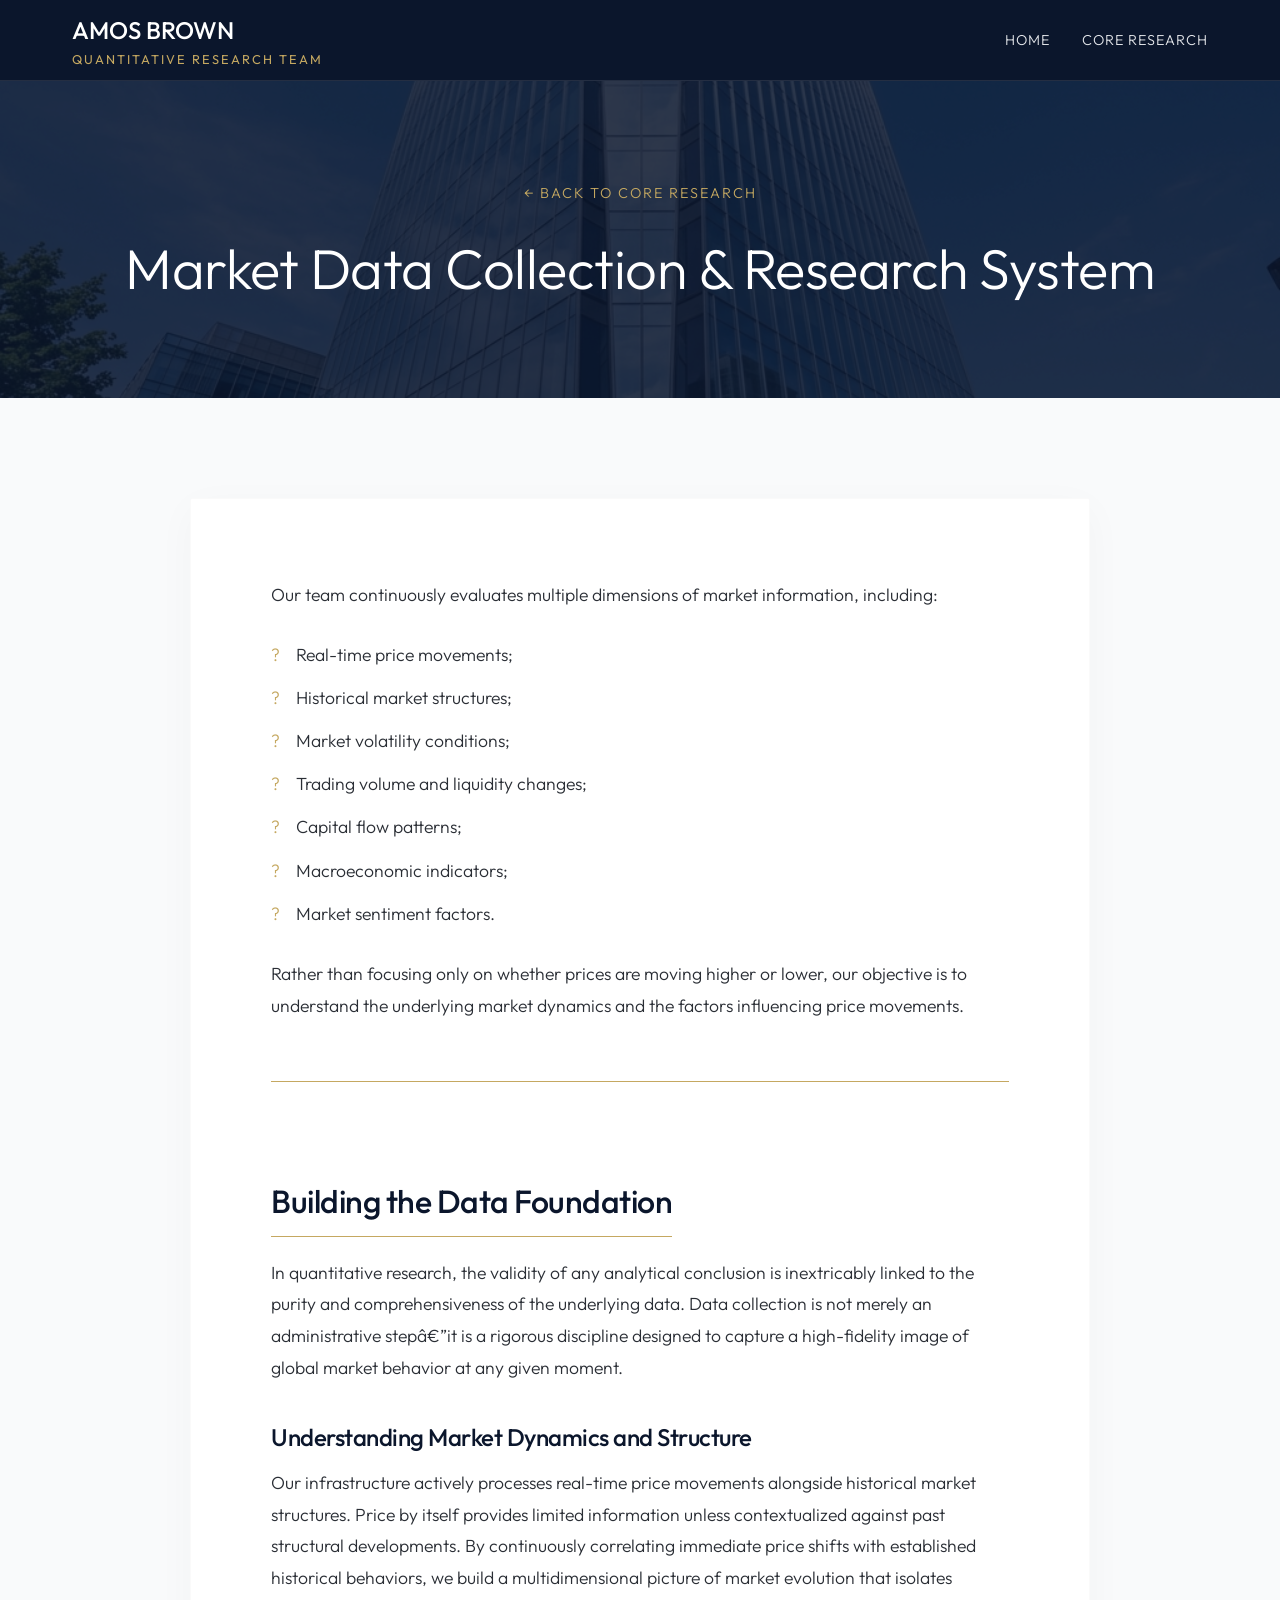
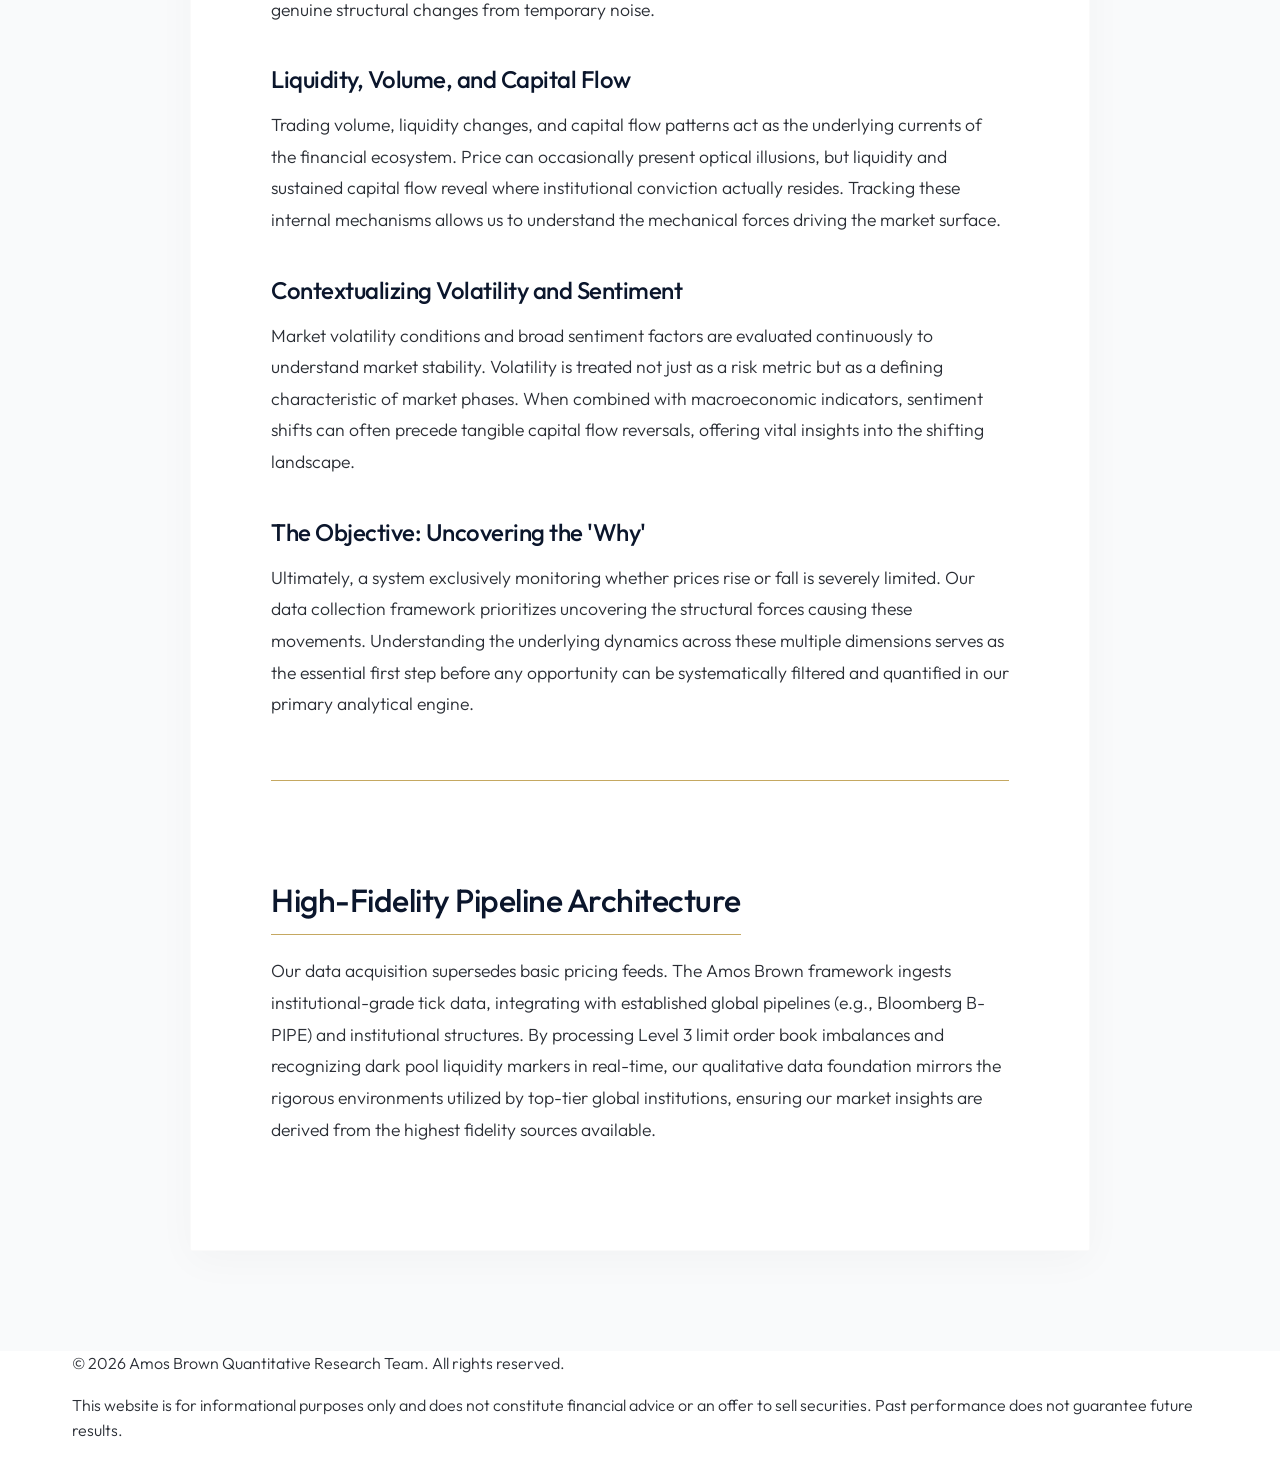
<file: market-data-collection.html>
<!DOCTYPE html>
<html lang="en">

<head>
    <meta charset="UTF-8">
    <meta name="viewport" content="width=device-width, initial-scale=1.0">
    <title>Market Data Collection - Amos Brown Quantitative Research</title>
    <!-- SEO & Open Graph Metadata -->
    <meta name="description"
        content="Amos Brown Quantitative Research. Institutional-grade financial analysis, market probability modeling, and data-driven strategy development.">
    <meta property="og:title" content="Amos Brown | Quantitative Research">
    <meta property="og:description"
        content="Institutional-grade financial analysis and empirical probability validation.">
    <meta property="og:image" content="./social-preview.png">
    <meta property="og:type" content="website">
    <meta name="twitter:card" content="summary_large_image">
    <meta name="twitter:image" content="./social-preview.png">
    <!-- Favicon -->
    <link rel="icon" type="image/png" href="/favicon.png" sizes="192x192">
    <!-- Fonts -->
    <link rel="preconnect" href="https://fonts.googleapis.com">
    <link rel="preconnect" href="https://fonts.gstatic.com" crossorigin>
    <link href="https://fonts.googleapis.com/css2?family=Outfit:wght@300;400;500;600&display=swap" rel="stylesheet">
    <!-- CSS -->
    <link rel="stylesheet" href="styles.css">
</head>

<body>
    <header id="main-header">
        <div class="container header-container">
            <div class="logo">
                <a href="index.html">AMOS BROWN<span>Quantitative Research Team</span></a>
            </div>
            <nav id="main-nav">
                <ul class="nav-links">
                    <li><a href="index.html" class="nav-link">Home</a></li>
                    <li><a href="index.html#quantitative-research" class="nav-link">Core Research</a></li>
                </ul>
            </nav>
        </div>
    </header>

    <section class="section subpage-hero">
        <img src="arch_market_data_1788263501613.png" class="subpage-hero-bg" alt="Market Data Background">
        <div class="subpage-hero-overlay"></div>
        <div class="container">
            <a href="index.html#quantitative-research" class="back-link">← Back to Core Research</a>
            <h1 class="subpage-title">Market Data Collection &amp; Research System</h1>
        </div>
    </section>

    <section class="section subpage-content">
        <div class="container subpage-editorial">
            <p>Our team continuously evaluates multiple dimensions of market information, including:</p>
            <ul>
                <li>Real-time price movements;</li>
                <li>Historical market structures;</li>
                <li>Market volatility conditions;</li>
                <li>Trading volume and liquidity changes;</li>
                <li>Capital flow patterns;</li>
                <li>Macroeconomic indicators;</li>
                <li>Market sentiment factors.</li>
            </ul>
            <p>Rather than focusing only on whether prices are moving higher or lower, our objective is to understand the underlying market dynamics and the factors influencing price movements.</p>
            <div class="luxury-divider" style="margin: 60px 0 40px; border-top: 1px solid #C5A861;"></div>
            
            <h2 style="color: #0B162C; font-size: 2rem; margin-bottom: 20px; font-weight: 500;">Building the Data Foundation</h2>
            <p>In quantitative research, the validity of any analytical conclusion is inextricably linked to the purity and comprehensiveness of the underlying data. Data collection is not merely an administrative stepâ€”it is a rigorous discipline designed to capture a high-fidelity image of global market behavior at any given moment.</p>
            
            <h3 style="color: #0B162C; font-size: 1.5rem; margin: 40px 0 15px; font-weight: 500;">Understanding Market Dynamics and Structure</h3>
            <p>Our infrastructure actively processes real-time price movements alongside historical market structures. Price by itself provides limited information unless contextualized against past structural developments. By continuously correlating immediate price shifts with established historical behaviors, we build a multidimensional picture of market evolution that isolates genuine structural changes from temporary noise.</p>
            
            <h3 style="color: #0B162C; font-size: 1.5rem; margin: 40px 0 15px; font-weight: 500;">Liquidity, Volume, and Capital Flow</h3>
            <p>Trading volume, liquidity changes, and capital flow patterns act as the underlying currents of the financial ecosystem. Price can occasionally present optical illusions, but liquidity and sustained capital flow reveal where institutional conviction actually resides. Tracking these internal mechanisms allows us to understand the mechanical forces driving the market surface.</p>
            
            <h3 style="color: #0B162C; font-size: 1.5rem; margin: 40px 0 15px; font-weight: 500;">Contextualizing Volatility and Sentiment</h3>
            <p>Market volatility conditions and broad sentiment factors are evaluated continuously to understand market stability. Volatility is treated not just as a risk metric but as a defining characteristic of market phases. When combined with macroeconomic indicators, sentiment shifts can often precede tangible capital flow reversals, offering vital insights into the shifting landscape.</p>
            
            <h3 style="color: #0B162C; font-size: 1.5rem; margin: 40px 0 15px; font-weight: 500;">The Objective: Uncovering the 'Why'</h3>
            <p>Ultimately, a system exclusively monitoring whether prices rise or fall is severely limited. Our data collection framework prioritizes uncovering the structural forces causing these movements. Understanding the underlying dynamics across these multiple dimensions serves as the essential first step before any opportunity can be systematically filtered and quantified in our primary analytical engine.</p>
            <div class="luxury-divider" style="margin: 60px 0 40px; border-top: 1px solid #C5A861;"></div>
            <h2 style="color: #0B162C; font-size: 2rem; margin-bottom: 20px; font-weight: 500;">High-Fidelity Pipeline Architecture</h2>
            <p>Our data acquisition supersedes basic pricing feeds. The Amos Brown framework ingests institutional-grade tick data, integrating with established global pipelines (e.g., Bloomberg B-PIPE) and institutional structures. By processing Level 3 limit order book imbalances and recognizing dark pool liquidity markers in real-time, our qualitative data foundation mirrors the rigorous environments utilized by top-tier global institutions, ensuring our market insights are derived from the highest fidelity sources available.</p>
        </div>
    </section>

    <footer class="main-footer">
        <div class="container">
            <div class="footer-content">
                <p>&copy; 2026 Amos Brown Quantitative Research Team. All rights reserved.</p>
                <p class="disclaimer">This website is for informational purposes only and does not constitute financial
                    advice or an offer to sell securities. Past performance does not guarantee future results.</p>
            </div>
        </div>
    </footer>
</body>

</html>
</file>
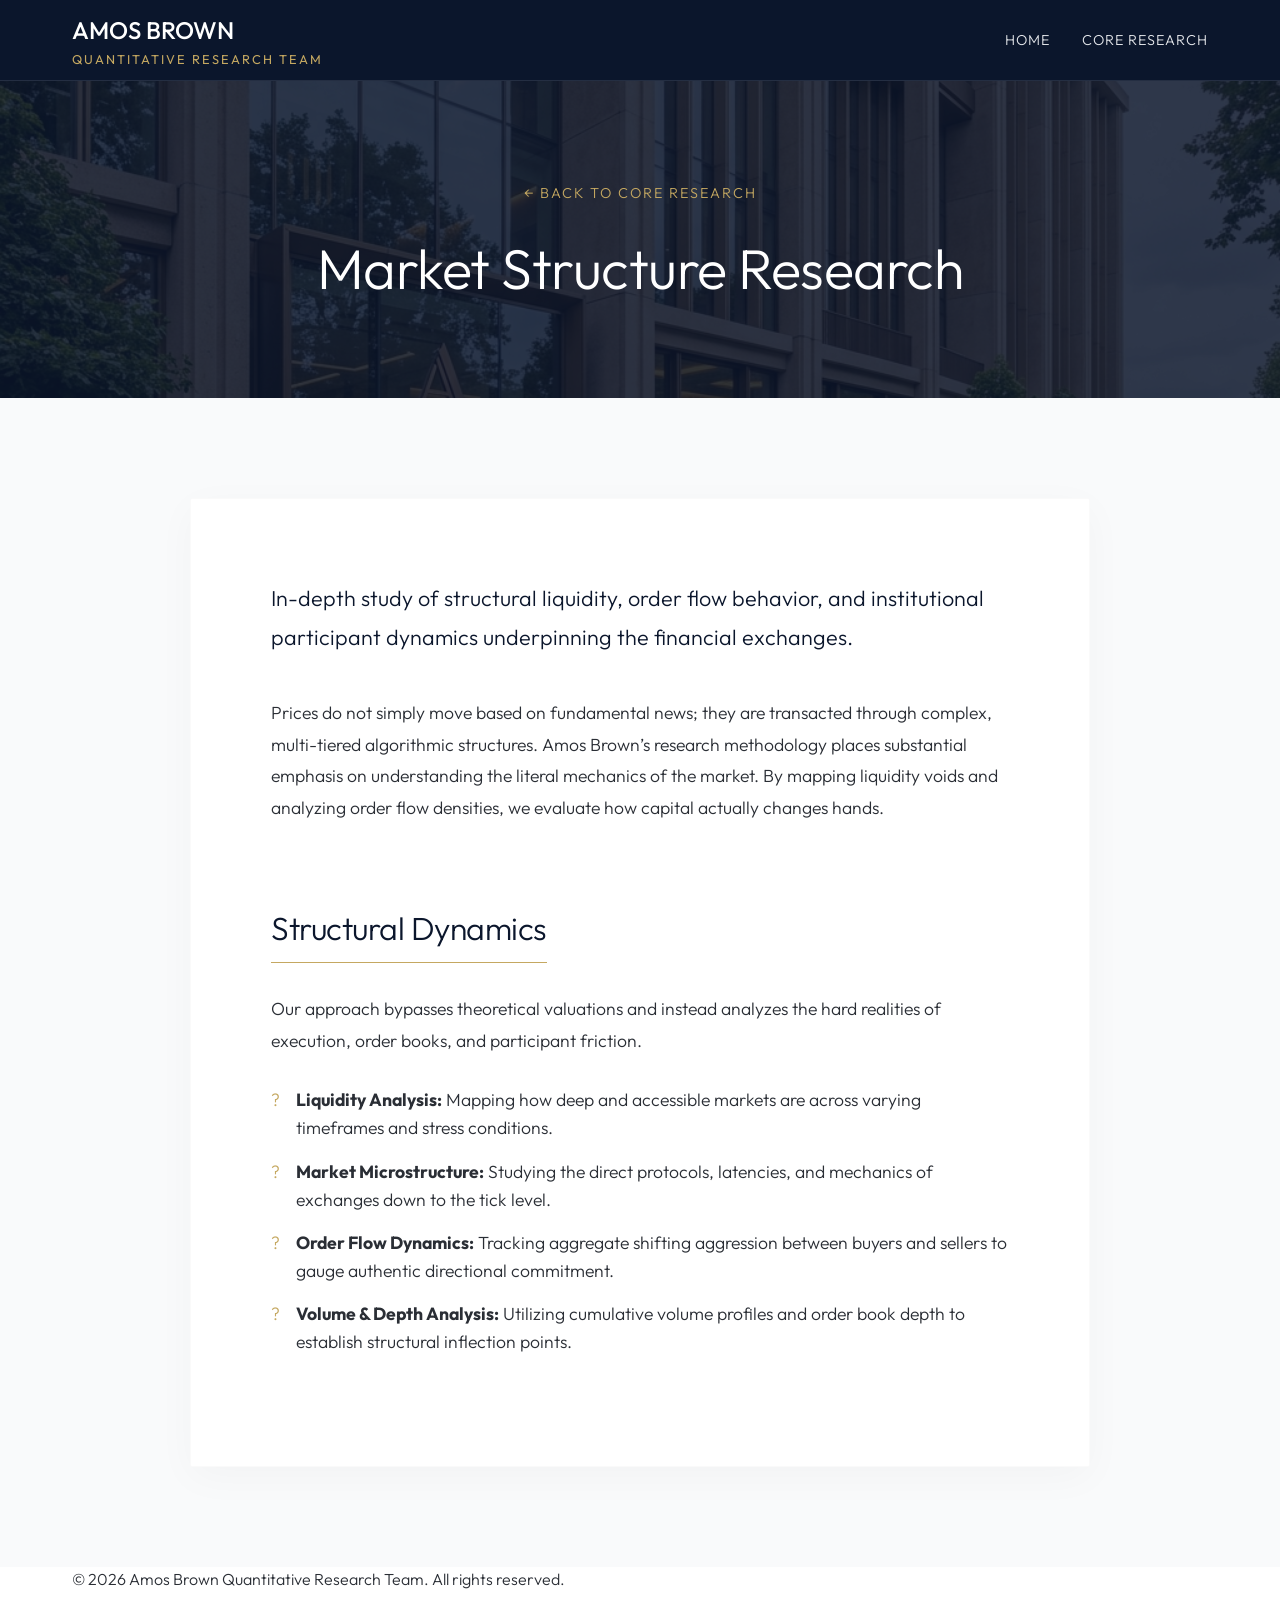
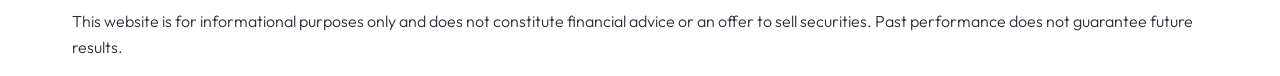
<file: market-structure-research.html>
<!DOCTYPE html>
<html lang="en">

<head>
    <meta charset="UTF-8">
    <meta name="viewport" content="width=device-width, initial-scale=1.0">
    <title>Market Structure Research - Amos Brown Quantitative Research</title>
    <!-- SEO & Open Graph Metadata -->
    <meta name="description"
        content="Amos Brown Quantitative Research. Institutional-grade financial analysis, market probability modeling, and data-driven strategy development.">
    <meta property="og:title" content="Amos Brown | Quantitative Research">
    <meta property="og:description"
        content="Institutional-grade financial analysis and empirical probability validation.">
    <meta property="og:image" content="./social-preview.png">
    <meta property="og:type" content="website">
    <meta name="twitter:card" content="summary_large_image">
    <meta name="twitter:image" content="./social-preview.png">
    <!-- Favicon -->
    <link rel="icon" type="image/png" href="/favicon.png" sizes="192x192">
    <link rel="preconnect" href="https://fonts.googleapis.com">
    <link rel="preconnect" href="https://fonts.gstatic.com" crossorigin>
    <link href="https://fonts.googleapis.com/css2?family=Outfit:wght@300;400;500;600&display=swap" rel="stylesheet">
    <link rel="stylesheet" href="styles.css">
</head>

<body>
    <header id="main-header">
        <div class="container header-container">
            <div class="logo">
                <a href="index.html">AMOS BROWN<span>Quantitative Research Team</span></a>
            </div>
            <nav id="main-nav">
                <ul class="nav-links">
                    <li><a href="index.html" class="nav-link">Home</a></li>
                    <li><a href="index.html#quantitative-research" class="nav-link">Core Research</a></li>
                </ul>
            </nav>
        </div>
    </header>

    <section class="section subpage-hero">
        <img src="arch_market_structure_1788263563006.png" class="subpage-hero-bg" alt="Market Structure Background">
        <div class="subpage-hero-overlay"></div>
        <div class="container">
            <a href="index.html#quantitative-research" class="back-link">← Back to Core Research</a>
            <h1 class="subpage-title">Market Structure Research</h1>
        </div>
    </section>

    <section class="section subpage-content">
        <div class="container subpage-editorial">
            <p class="intro-lead">In-depth study of structural liquidity, order flow behavior, and institutional
                participant dynamics underpinning the financial exchanges.</p>

            <p>Prices do not simply move based on fundamental news; they are transacted through complex, multi-tiered
                algorithmic structures. Amos Brown’s research methodology places substantial emphasis on understanding
                the literal mechanics of the market. By mapping liquidity voids and analyzing order flow densities, we
                evaluate how capital actually changes hands.</p>

            <h2>Structural Dynamics</h2>
            <p>Our approach bypasses theoretical valuations and instead analyzes the hard realities of execution, order
                books, and participant friction.</p>

            <ul>
                <li><strong>Liquidity Analysis:</strong> Mapping how deep and accessible markets are across varying
                    timeframes and stress conditions.</li>
                <li><strong>Market Microstructure:</strong> Studying the direct protocols, latencies, and mechanics of
                    exchanges down to the tick level.</li>
                <li><strong>Order Flow Dynamics:</strong> Tracking aggregate shifting aggression between buyers and
                    sellers to gauge authentic directional commitment.</li>
                <li><strong>Volume & Depth Analysis:</strong> Utilizing cumulative volume profiles and order book depth
                    to establish structural inflection points.</li>
            </ul>
        </div>
    </section>

    <footer class="main-footer">
        <div class="container">
            <div class="footer-content">
                <p>&copy; 2026 Amos Brown Quantitative Research Team. All rights reserved.</p>
                <p class="disclaimer">This website is for informational purposes only and does not constitute financial
                    advice or an offer to sell securities. Past performance does not guarantee future results.</p>
            </div>
        </div>
    </footer>
</body>

</html>
</file>
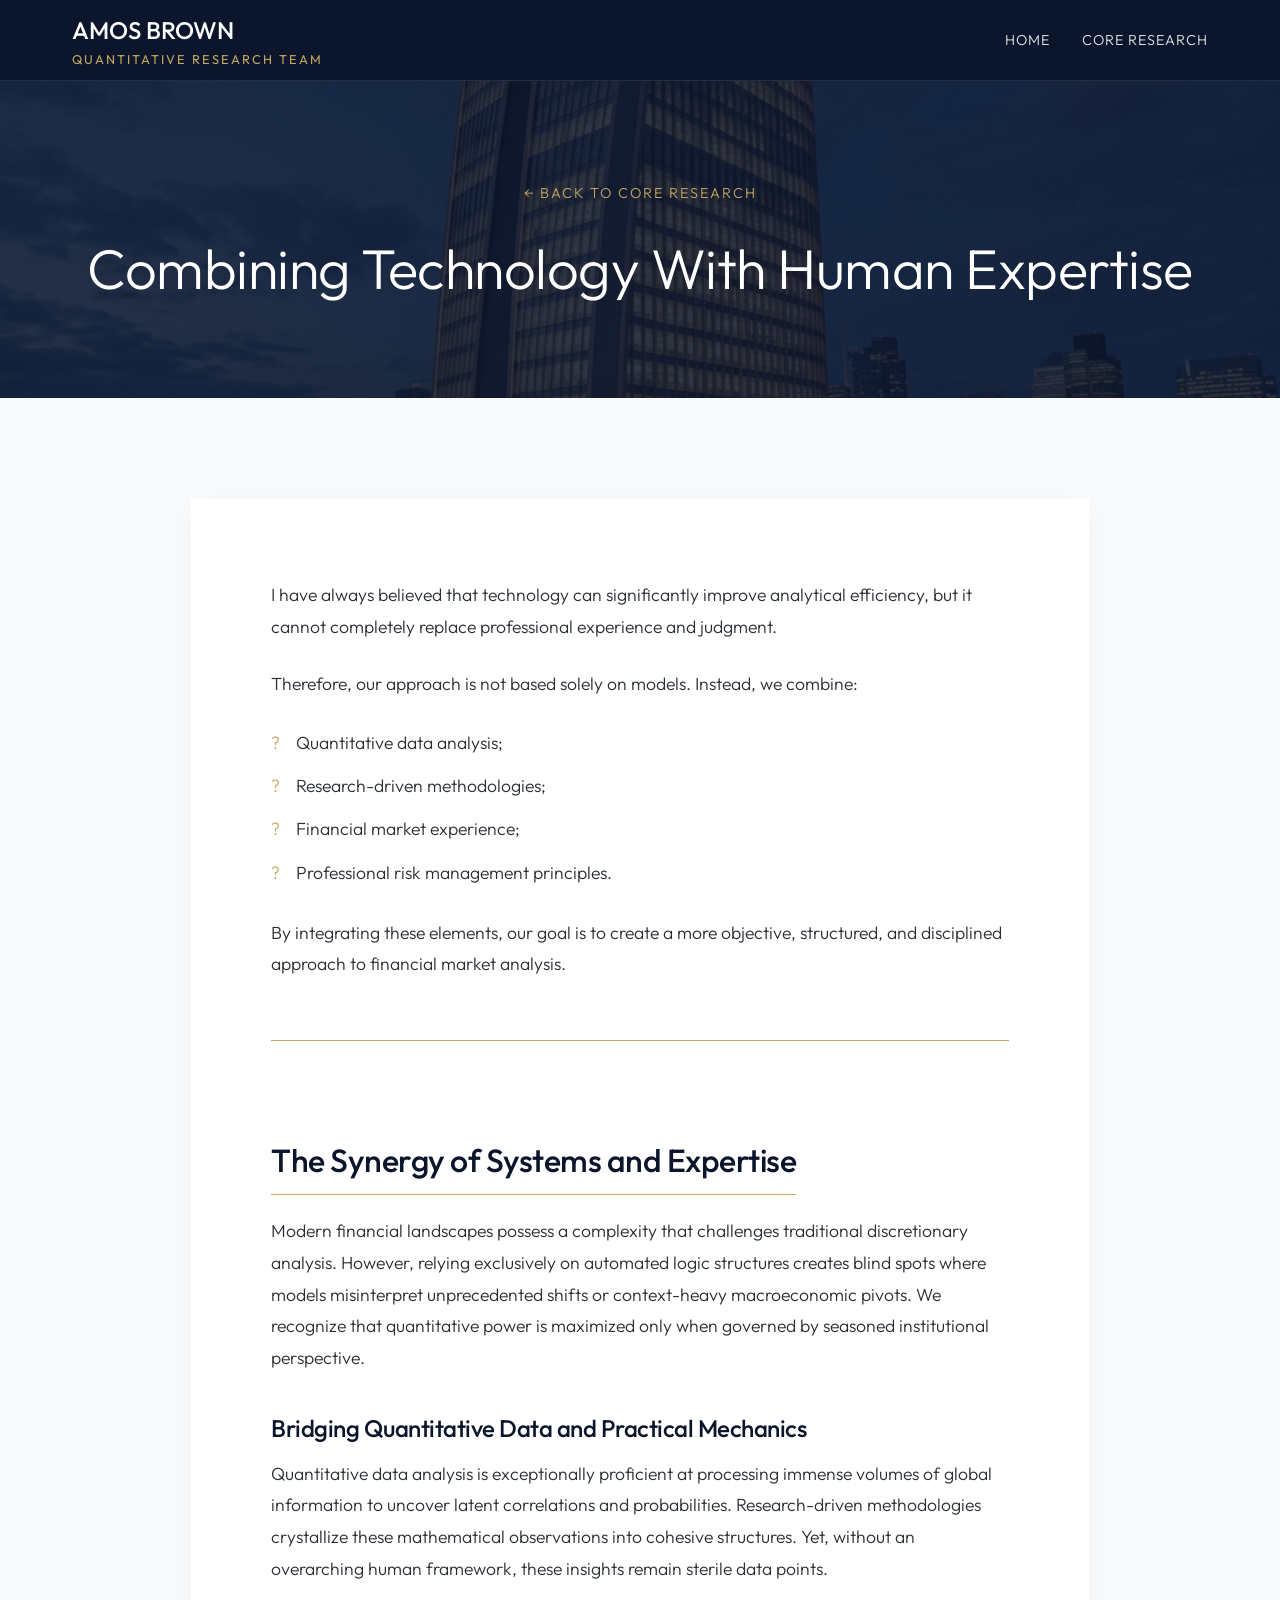
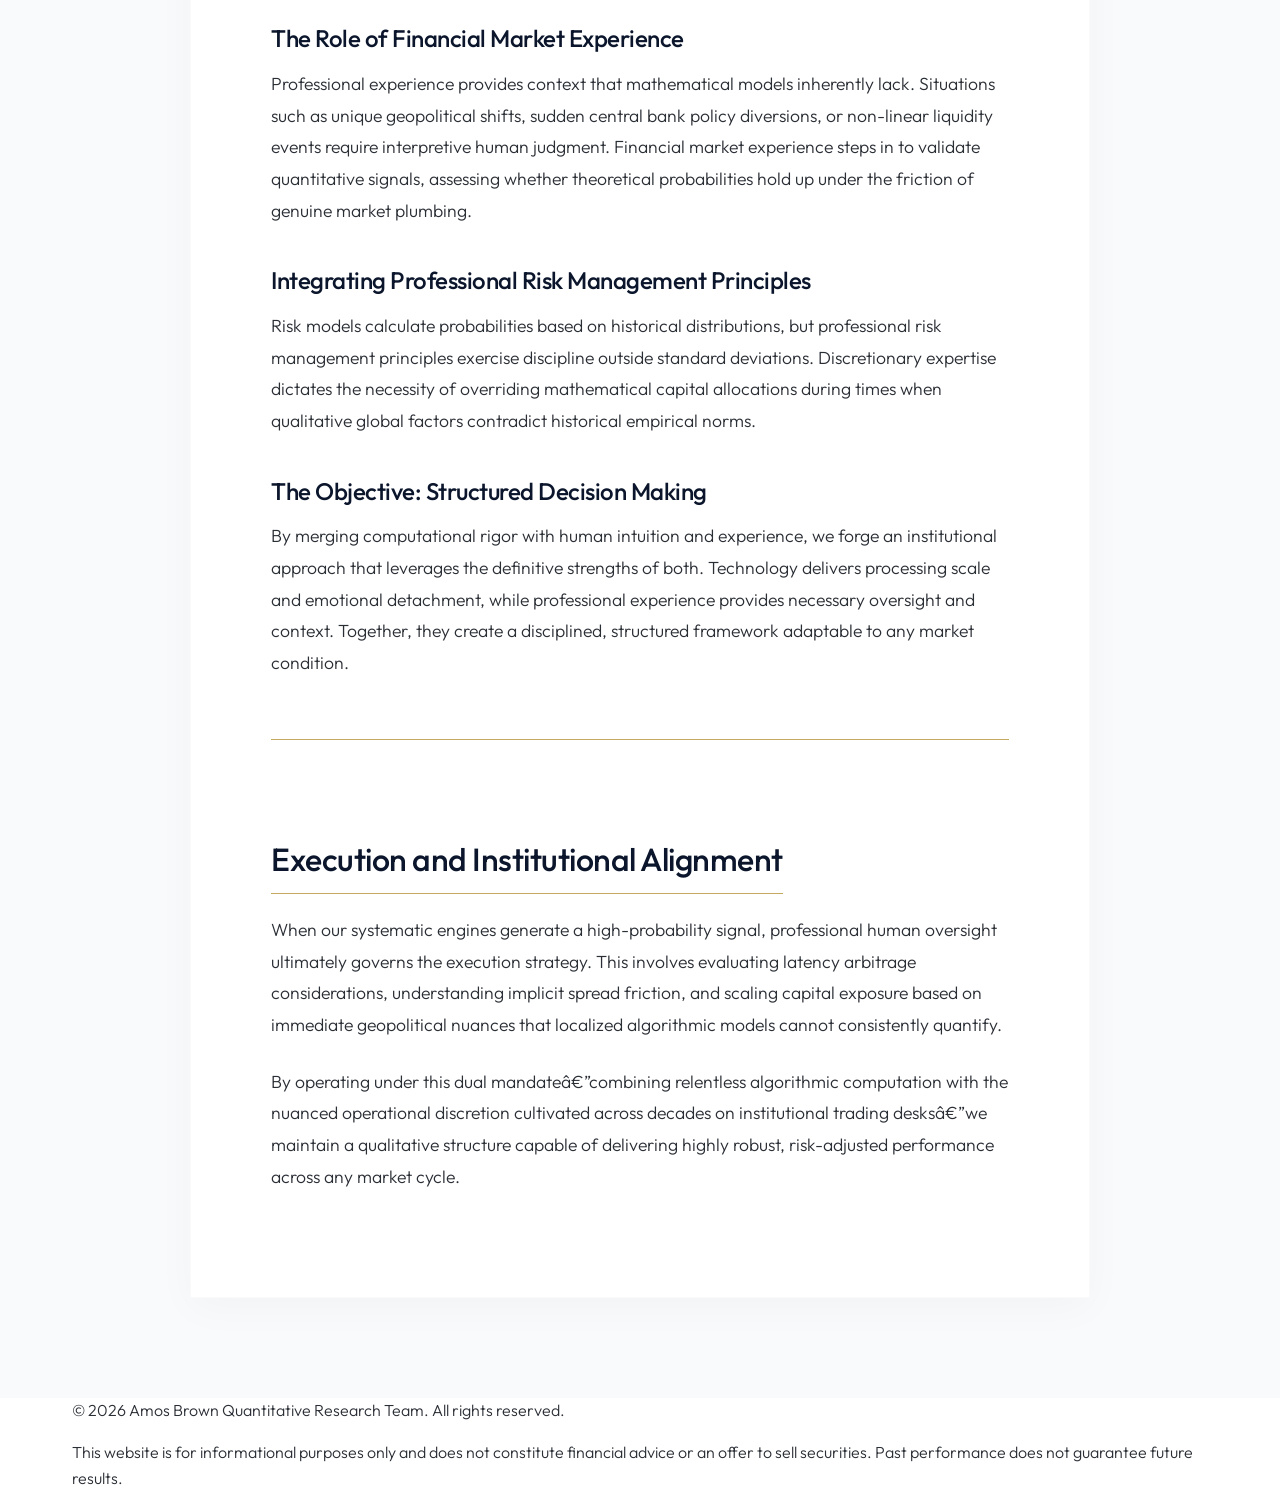
<file: portfolio-asset-allocation.html>
<!DOCTYPE html>
<html lang="en">

<head>
    <meta charset="UTF-8">
    <meta name="viewport" content="width=device-width, initial-scale=1.0">
    <title>Portfolio & Asset Allocation - Amos Brown Quantitative Research</title>
    <!-- SEO & Open Graph Metadata -->
    <meta name="description"
        content="Amos Brown Quantitative Research. Institutional-grade financial analysis, market probability modeling, and data-driven strategy development.">
    <meta property="og:title" content="Amos Brown | Quantitative Research">
    <meta property="og:description"
        content="Institutional-grade financial analysis and empirical probability validation.">
    <meta property="og:image" content="./social-preview.png">
    <meta property="og:type" content="website">
    <meta name="twitter:card" content="summary_large_image">
    <meta name="twitter:image" content="./social-preview.png">
    <!-- Favicon -->
    <link rel="icon" type="image/png" href="/favicon.png" sizes="192x192">
    <link rel="preconnect" href="https://fonts.googleapis.com">
    <link rel="preconnect" href="https://fonts.gstatic.com" crossorigin>
    <link href="https://fonts.googleapis.com/css2?family=Outfit:wght@300;400;500;600&display=swap" rel="stylesheet">
    <link rel="stylesheet" href="styles.css">
</head>

<body>
    <header id="main-header">
        <div class="container header-container">
            <div class="logo">
                <a href="index.html">AMOS BROWN<span>Quantitative Research Team</span></a>
            </div>
            <nav id="main-nav">
                <ul class="nav-links">
                    <li><a href="index.html" class="nav-link">Home</a></li>
                    <li><a href="index.html#quantitative-research" class="nav-link">Core Research</a></li>
                </ul>
            </nav>
        </div>
    </header>

    <section class="section subpage-hero">
        <img src="arch_portfolio_1788263650329.png" class="subpage-hero-bg" alt="Portfolio Strategy Background">
        <div class="subpage-hero-overlay"></div>
        <div class="container">
            <a href="index.html#quantitative-research" class="back-link">← Back to Core Research</a>
            <h1 class="subpage-title">Combining Technology With Human Expertise</h1>
        </div>
    </section>

    <section class="section subpage-content">
        <div class="container subpage-editorial">
            <p>I have always believed that technology can significantly improve analytical efficiency, but it cannot completely replace professional experience and judgment.</p>
            <p>Therefore, our approach is not based solely on models. Instead, we combine:</p>
            <ul>
                <li>Quantitative data analysis;</li>
                <li>Research-driven methodologies;</li>
                <li>Financial market experience;</li>
                <li>Professional risk management principles.</li>
            </ul>
            <p>By integrating these elements, our goal is to create a more objective, structured, and disciplined approach to financial market analysis.</p>
            <div class="luxury-divider" style="margin: 60px 0 40px; border-top: 1px solid #C5A861;"></div>
            
            <h2 style="color: #0B162C; font-size: 2rem; margin-bottom: 20px; font-weight: 500;">The Synergy of Systems and Expertise</h2>
            <p>Modern financial landscapes possess a complexity that challenges traditional discretionary analysis. However, relying exclusively on automated logic structures creates blind spots where models misinterpret unprecedented shifts or context-heavy macroeconomic pivots. We recognize that quantitative power is maximized only when governed by seasoned institutional perspective.</p>
            
            <h3 style="color: #0B162C; font-size: 1.5rem; margin: 40px 0 15px; font-weight: 500;">Bridging Quantitative Data and Practical Mechanics</h3>
            <p>Quantitative data analysis is exceptionally proficient at processing immense volumes of global information to uncover latent correlations and probabilities. Research-driven methodologies crystallize these mathematical observations into cohesive structures. Yet, without an overarching human framework, these insights remain sterile data points.</p>
            
            <h3 style="color: #0B162C; font-size: 1.5rem; margin: 40px 0 15px; font-weight: 500;">The Role of Financial Market Experience</h3>
            <p>Professional experience provides context that mathematical models inherently lack. Situations such as unique geopolitical shifts, sudden central bank policy diversions, or non-linear liquidity events require interpretive human judgment. Financial market experience steps in to validate quantitative signals, assessing whether theoretical probabilities hold up under the friction of genuine market plumbing.</p>
            
            <h3 style="color: #0B162C; font-size: 1.5rem; margin: 40px 0 15px; font-weight: 500;">Integrating Professional Risk Management Principles</h3>
            <p>Risk models calculate probabilities based on historical distributions, but professional risk management principles exercise discipline outside standard deviations. Discretionary expertise dictates the necessity of overriding mathematical capital allocations during times when qualitative global factors contradict historical empirical norms.</p>

            <h3 style="color: #0B162C; font-size: 1.5rem; margin: 40px 0 15px; font-weight: 500;">The Objective: Structured Decision Making</h3>
            <p>By merging computational rigor with human intuition and experience, we forge an institutional approach that leverages the definitive strengths of both. Technology delivers processing scale and emotional detachment, while professional experience provides necessary oversight and context. Together, they create a disciplined, structured framework adaptable to any market condition.</p>
            <div class="luxury-divider" style="margin: 60px 0 40px; border-top: 1px solid #C5A861;"></div>
            <h2 style="color: #0B162C; font-size: 2rem; margin-bottom: 20px; font-weight: 500;">Execution and Institutional Alignment</h2>
            <p>When our systematic engines generate a high-probability signal, professional human oversight ultimately governs the execution strategy. This involves evaluating latency arbitrage considerations, understanding implicit spread friction, and scaling capital exposure based on immediate geopolitical nuances that localized algorithmic models cannot consistently quantify.</p>
            <p>By operating under this dual mandateâ€”combining relentless algorithmic computation with the nuanced operational discretion cultivated across decades on institutional trading desksâ€”we maintain a qualitative structure capable of delivering highly robust, risk-adjusted performance across any market cycle.</p>
        </div>
    </section>

    <footer class="main-footer">
        <div class="container">
            <div class="footer-content">
                <p>&copy; 2026 Amos Brown Quantitative Research Team. All rights reserved.</p>
                <p class="disclaimer">This website is for informational purposes only and does not constitute financial
                    advice or an offer to sell securities. Past performance does not guarantee future results.</p>
            </div>
        </div>
    </footer>
</body>

</html>
</file>
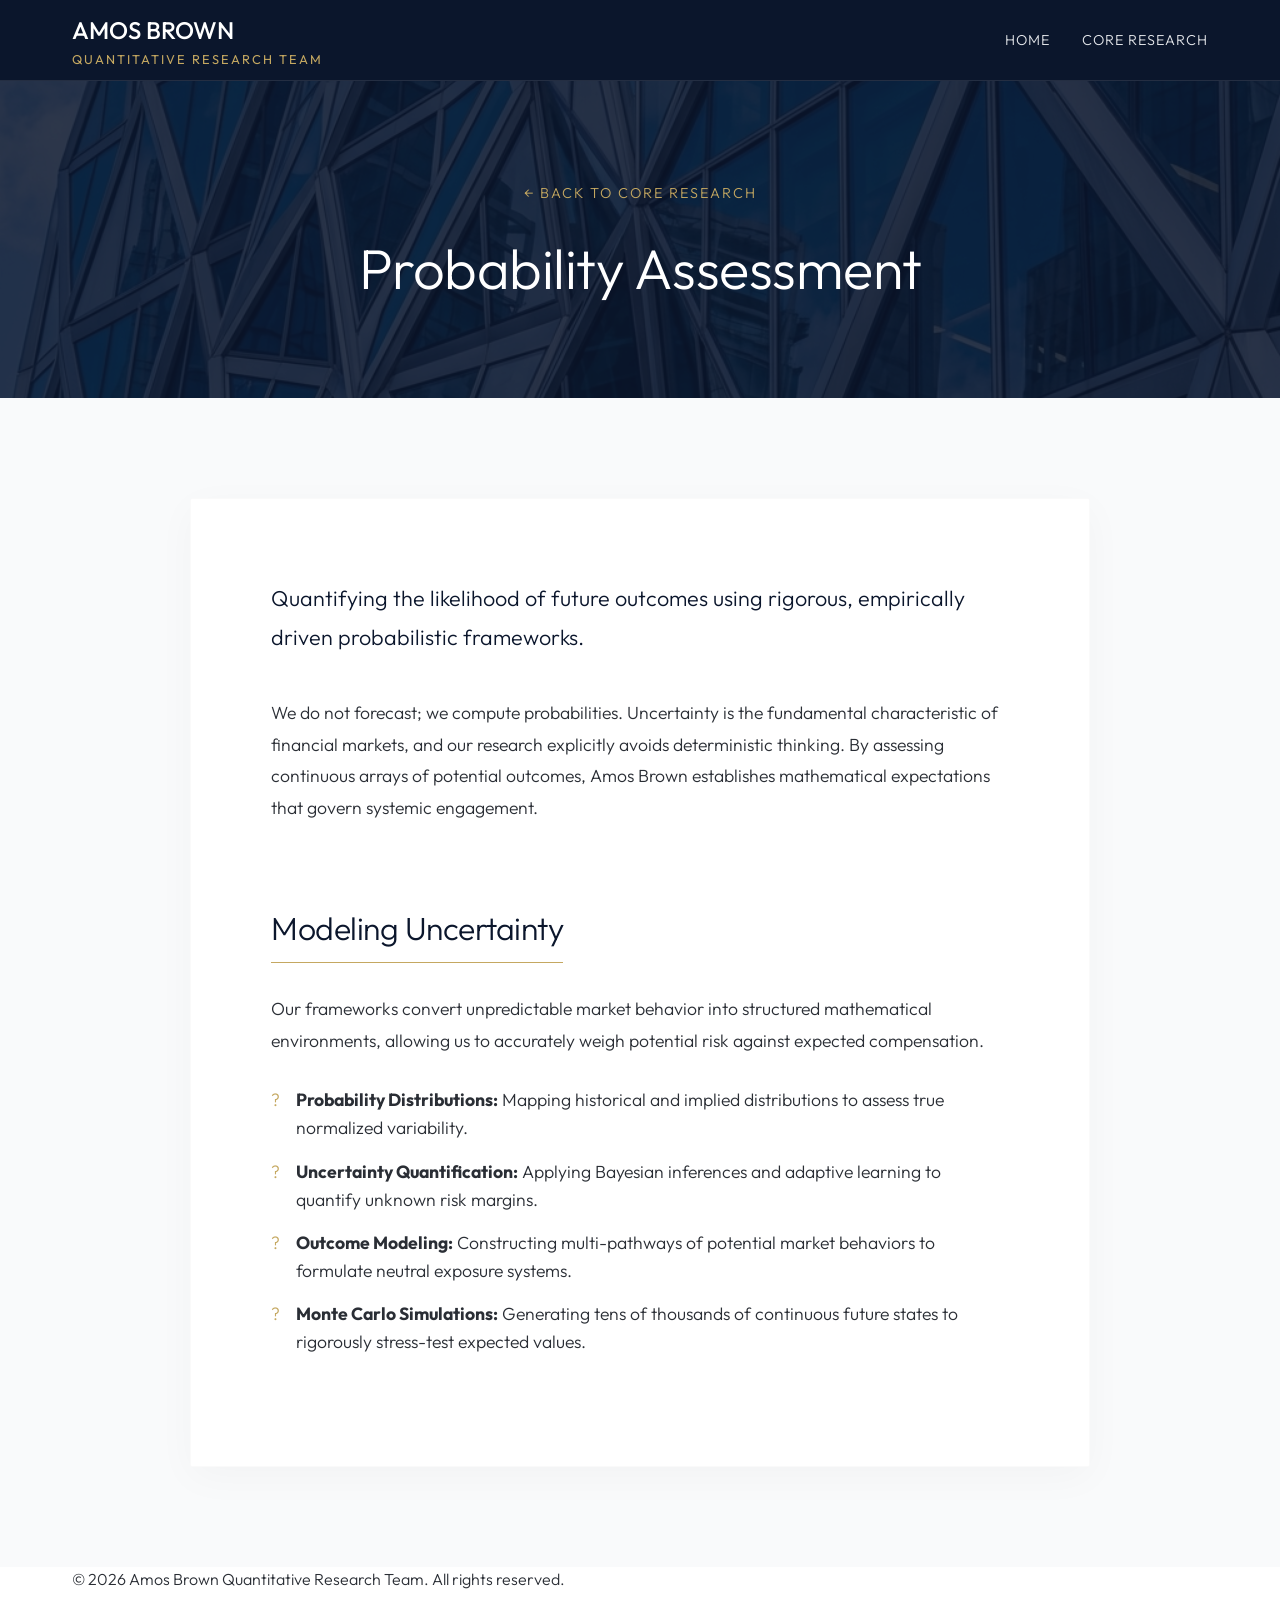
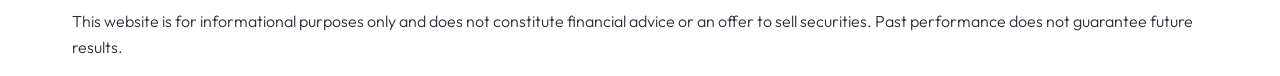
<file: probability-assessment.html>
<!DOCTYPE html>
<html lang="en">

<head>
    <meta charset="UTF-8">
    <meta name="viewport" content="width=device-width, initial-scale=1.0">
    <title>Probability Assessment - Amos Brown Quantitative Research</title>
    <!-- SEO & Open Graph Metadata -->
    <meta name="description"
        content="Amos Brown Quantitative Research. Institutional-grade financial analysis, market probability modeling, and data-driven strategy development.">
    <meta property="og:title" content="Amos Brown | Quantitative Research">
    <meta property="og:description"
        content="Institutional-grade financial analysis and empirical probability validation.">
    <meta property="og:image" content="./social-preview.png">
    <meta property="og:type" content="website">
    <meta name="twitter:card" content="summary_large_image">
    <meta name="twitter:image" content="./social-preview.png">
    <!-- Favicon -->
    <link rel="icon" type="image/png" href="/favicon.png" sizes="192x192">
    <link rel="preconnect" href="https://fonts.googleapis.com">
    <link rel="preconnect" href="https://fonts.gstatic.com" crossorigin>
    <link href="https://fonts.googleapis.com/css2?family=Outfit:wght@300;400;500;600&display=swap" rel="stylesheet">
    <link rel="stylesheet" href="styles.css">
</head>

<body>
    <header id="main-header">
        <div class="container header-container">
            <div class="logo">
                <a href="index.html">AMOS BROWN<span>Quantitative Research Team</span></a>
            </div>
            <nav id="main-nav">
                <ul class="nav-links">
                    <li><a href="index.html" class="nav-link">Home</a></li>
                    <li><a href="index.html#quantitative-research" class="nav-link">Core Research</a></li>
                </ul>
            </nav>
        </div>
    </header>

    <section class="section subpage-hero">
        <img src="arch_probability_1788263594798.png" class="subpage-hero-bg" alt="Probability Assessment Background">
        <div class="subpage-hero-overlay"></div>
        <div class="container">
            <a href="index.html#quantitative-research" class="back-link">← Back to Core Research</a>
            <h1 class="subpage-title">Probability Assessment</h1>
        </div>
    </section>

    <section class="section subpage-content">
        <div class="container subpage-editorial">
            <p class="intro-lead">Quantifying the likelihood of future outcomes using rigorous, empirically driven
                probabilistic frameworks.</p>

            <p>We do not forecast; we compute probabilities. Uncertainty is the fundamental characteristic of financial
                markets, and our research explicitly avoids deterministic thinking. By assessing continuous arrays of
                potential outcomes, Amos Brown establishes mathematical expectations that govern systemic engagement.
            </p>

            <h2>Modeling Uncertainty</h2>
            <p>Our frameworks convert unpredictable market behavior into structured mathematical environments, allowing
                us to accurately weigh potential risk against expected compensation.</p>

            <ul>
                <li><strong>Probability Distributions:</strong> Mapping historical and implied distributions to assess
                    true normalized variability.</li>
                <li><strong>Uncertainty Quantification:</strong> Applying Bayesian inferences and adaptive learning to
                    quantify unknown risk margins.</li>
                <li><strong>Outcome Modeling:</strong> Constructing multi-pathways of potential market behaviors to
                    formulate neutral exposure systems.</li>
                <li><strong>Monte Carlo Simulations:</strong> Generating tens of thousands of continuous future states
                    to rigorously stress-test expected values.</li>
            </ul>
        </div>
    </section>

    <footer class="main-footer">
        <div class="container">
            <div class="footer-content">
                <p>&copy; 2026 Amos Brown Quantitative Research Team. All rights reserved.</p>
                <p class="disclaimer">This website is for informational purposes only and does not constitute financial
                    advice or an offer to sell securities. Past performance does not guarantee future results.</p>
            </div>
        </div>
    </footer>
</body>

</html>
</file>
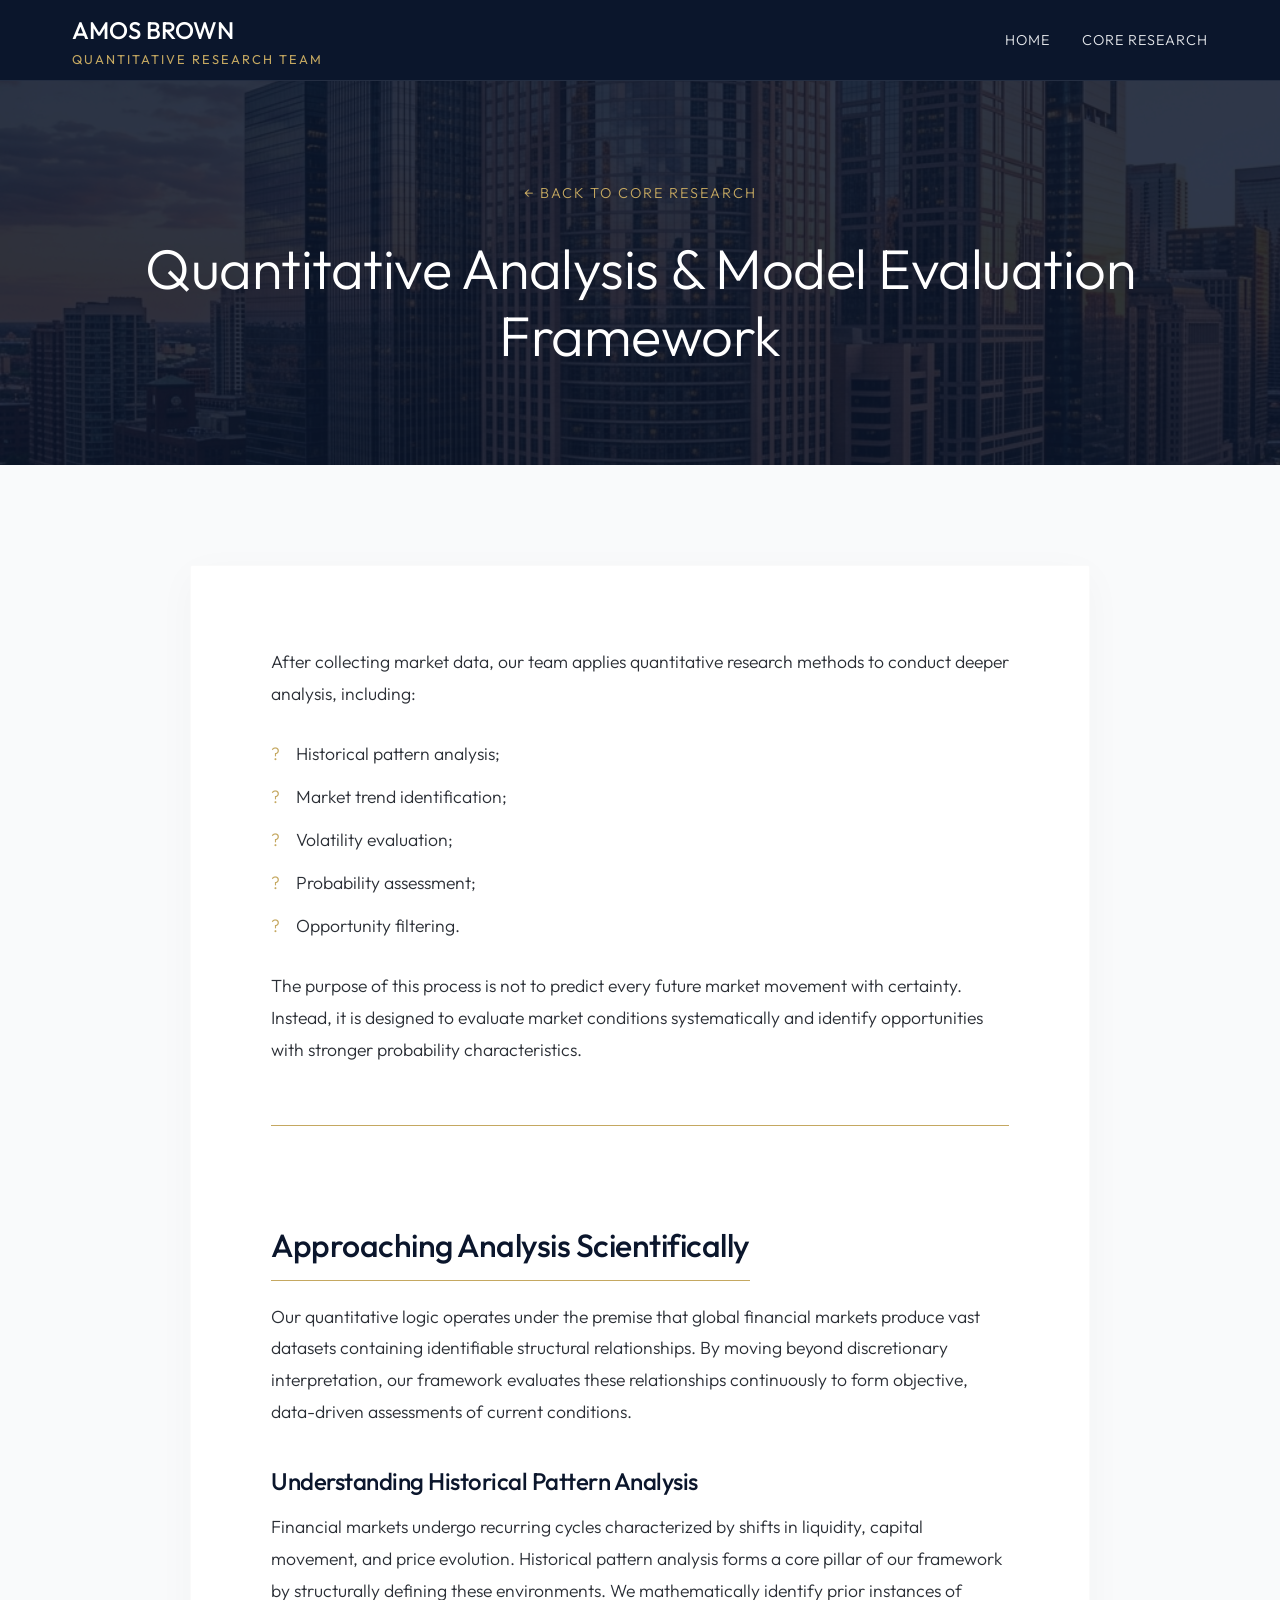
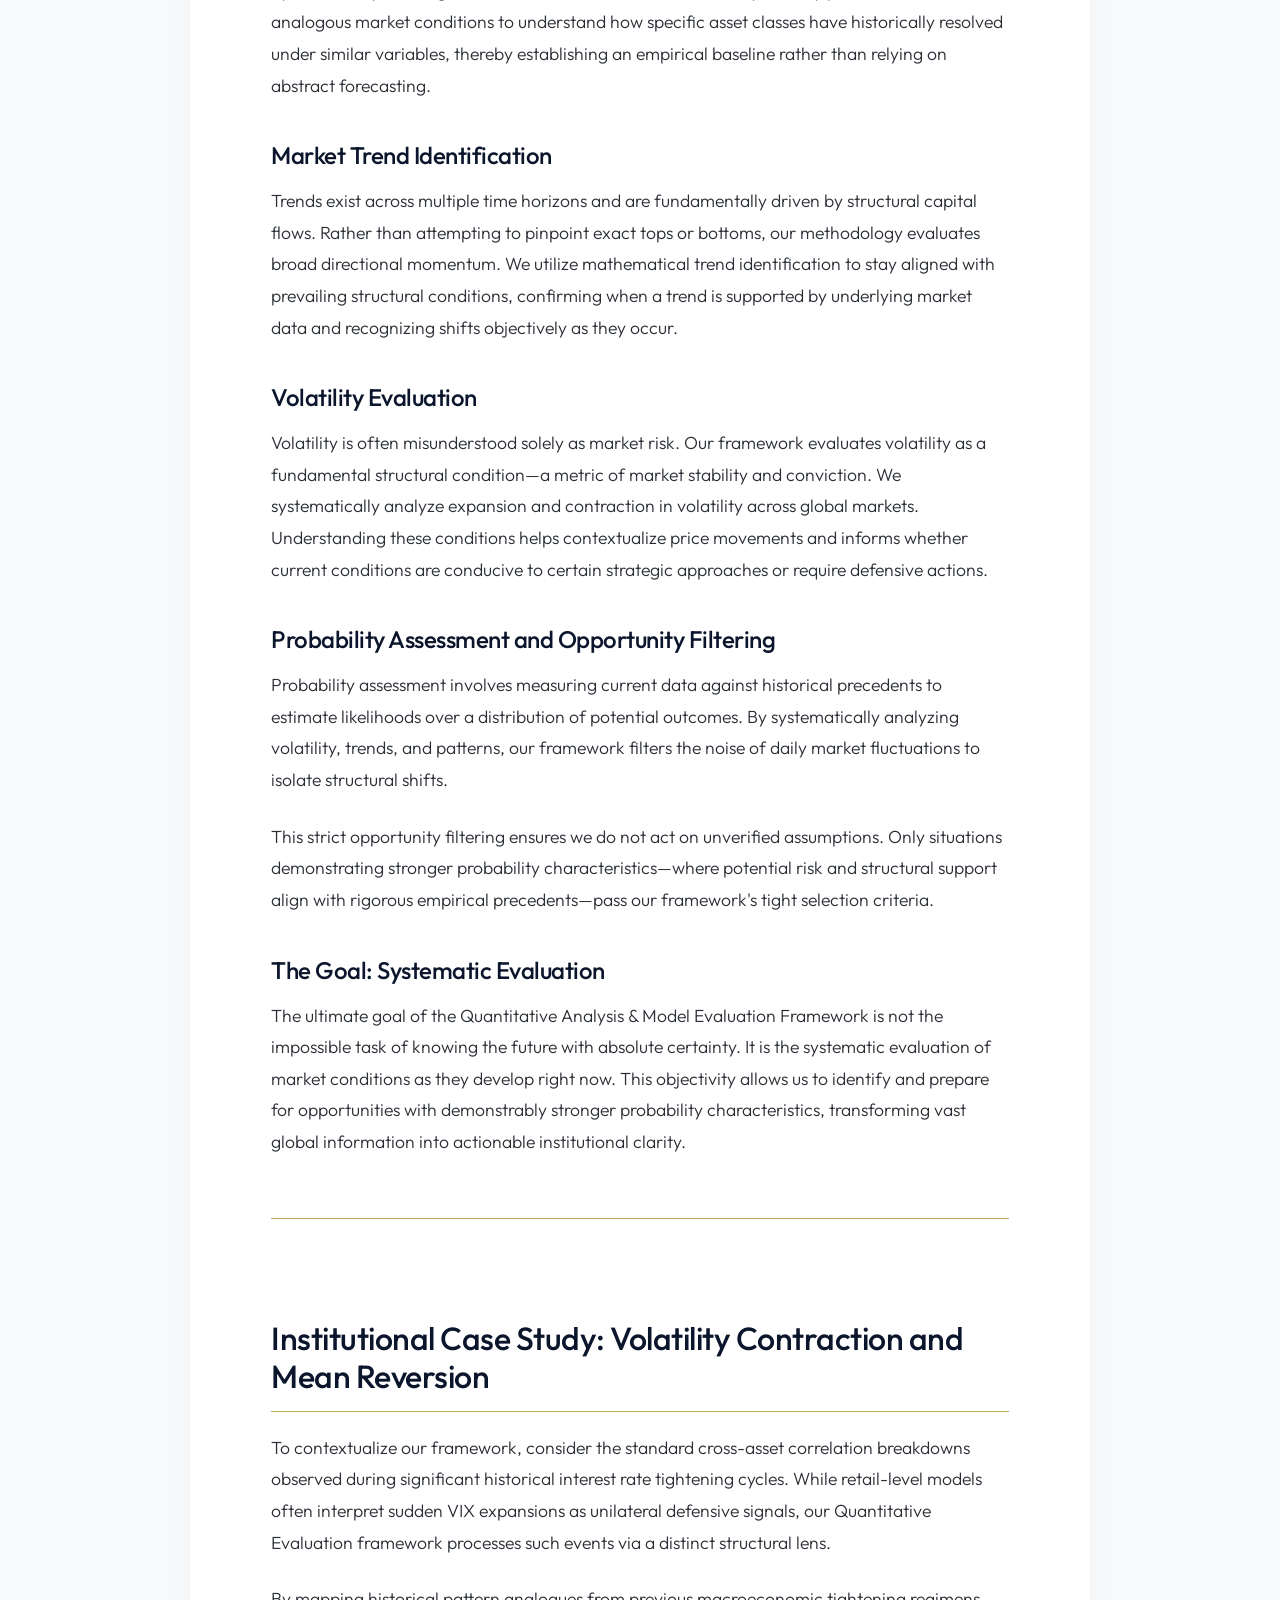
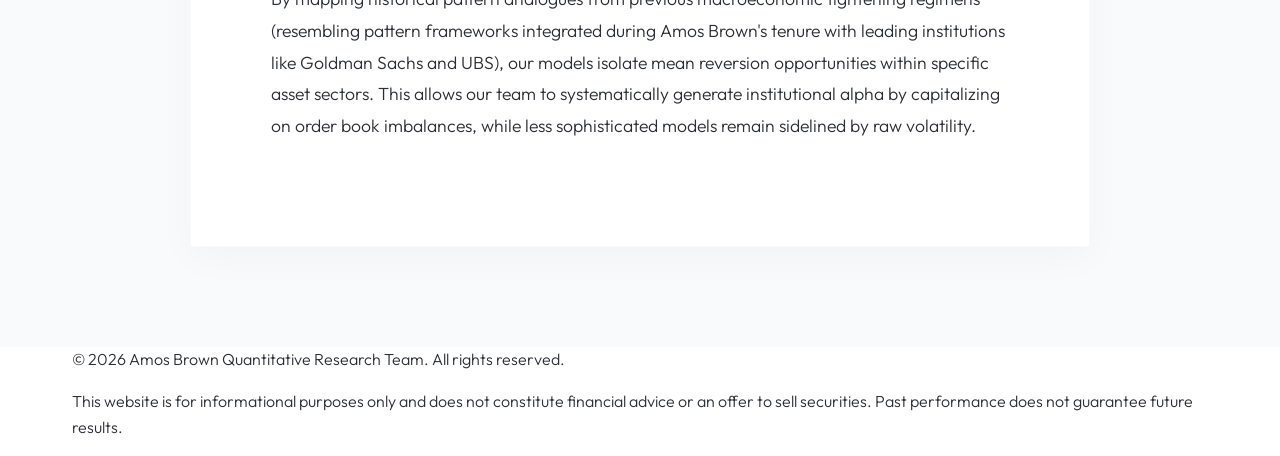
<file: quantitative-analysis.html>
<!DOCTYPE html>
<html lang="en">

<head>
    <meta charset="UTF-8">
    <meta name="viewport" content="width=device-width, initial-scale=1.0">
    <title>Quantitative Analysis - Amos Brown Quantitative Research</title>
    <!-- SEO & Open Graph Metadata -->
    <meta name="description"
        content="Amos Brown Quantitative Research. Institutional-grade financial analysis, market probability modeling, and data-driven strategy development.">
    <meta property="og:title" content="Amos Brown | Quantitative Research">
    <meta property="og:description"
        content="Institutional-grade financial analysis and empirical probability validation.">
    <meta property="og:image" content="./social-preview.png">
    <meta property="og:type" content="website">
    <meta name="twitter:card" content="summary_large_image">
    <meta name="twitter:image" content="./social-preview.png">
    <!-- Favicon -->
    <link rel="icon" type="image/png" href="/favicon.png" sizes="192x192">
    <!-- Fonts -->
    <link rel="preconnect" href="https://fonts.googleapis.com">
    <link rel="preconnect" href="https://fonts.gstatic.com" crossorigin>
    <link href="https://fonts.googleapis.com/css2?family=Outfit:wght@300;400;500;600&display=swap" rel="stylesheet">
    <!-- CSS -->
    <link rel="stylesheet" href="styles.css">
</head>

<body>
    <header id="main-header">
        <div class="container header-container">
            <div class="logo">
                <a href="index.html">AMOS BROWN<span>Quantitative Research Team</span></a>
            </div>
            <nav id="main-nav">
                <ul class="nav-links">
                    <li><a href="index.html" class="nav-link">Home</a></li>
                    <li><a href="index.html#quantitative-research" class="nav-link">Core Research</a></li>
                </ul>
            </nav>
        </div>
    </header>

    <section class="section subpage-hero">
        <img src="arch_quant_analysis_1788263531265.png" class="subpage-hero-bg" alt="Quantitative Analysis Background">
        <div class="subpage-hero-overlay"></div>
        <div class="container">
            <a href="index.html#quantitative-research" class="back-link">← Back to Core Research</a>
            <h1 class="subpage-title">Quantitative Analysis &amp; Model Evaluation Framework</h1>
        </div>
    </section>

    <section class="section subpage-content">
        <div class="container subpage-editorial">
            <p>After collecting market data, our team applies quantitative research methods to conduct deeper analysis,
                including:</p>
            <ul>
                <li>Historical pattern analysis;</li>
                <li>Market trend identification;</li>
                <li>Volatility evaluation;</li>
                <li>Probability assessment;</li>
                <li>Opportunity filtering.</li>
            </ul>
            <p>The purpose of this process is not to predict every future market movement with certainty. Instead, it is
                designed to evaluate market conditions systematically and identify opportunities with stronger
                probability characteristics.</p>

            <div class="luxury-divider" style="margin: 60px 0 40px; border-top: 1px solid #C5A861;"></div>

            <h2 style="color: #0B162C; font-size: 2rem; margin-bottom: 20px; font-weight: 500;">Approaching Analysis
                Scientifically</h2>
            <p>Our quantitative logic operates under the premise that global financial markets produce vast datasets
                containing identifiable structural relationships. By moving beyond discretionary interpretation, our
                framework evaluates these relationships continuously to form objective, data-driven assessments of
                current conditions.</p>

            <h3 style="color: #0B162C; font-size: 1.5rem; margin: 40px 0 15px; font-weight: 500;">Understanding
                Historical Pattern Analysis</h3>
            <p>Financial markets undergo recurring cycles characterized by shifts in liquidity, capital movement, and
                price evolution. Historical pattern analysis forms a core pillar of our framework by structurally
                defining these environments. We mathematically identify prior instances of analogous market conditions
                to understand how specific asset classes have historically resolved under similar variables, thereby
                establishing an empirical baseline rather than relying on abstract forecasting.</p>

            <h3 style="color: #0B162C; font-size: 1.5rem; margin: 40px 0 15px; font-weight: 500;">Market Trend
                Identification</h3>
            <p>Trends exist across multiple time horizons and are fundamentally driven by structural capital flows.
                Rather than attempting to pinpoint exact tops or bottoms, our methodology evaluates broad directional
                momentum. We utilize mathematical trend identification to stay aligned with prevailing structural
                conditions, confirming when a trend is supported by underlying market data and recognizing shifts
                objectively as they occur.</p>

            <h3 style="color: #0B162C; font-size: 1.5rem; margin: 40px 0 15px; font-weight: 500;">Volatility Evaluation
            </h3>
            <p>Volatility is often misunderstood solely as market risk. Our framework evaluates volatility as a
                fundamental structural condition—a metric of market stability and conviction. We systematically analyze
                expansion and contraction in volatility across global markets. Understanding these conditions helps
                contextualize price movements and informs whether current conditions are conducive to certain strategic
                approaches or require defensive actions.</p>

            <h3 style="color: #0B162C; font-size: 1.5rem; margin: 40px 0 15px; font-weight: 500;">Probability Assessment
                and Opportunity Filtering</h3>
            <p>Probability assessment involves measuring current data against historical precedents to estimate
                likelihoods over a distribution of potential outcomes. By systematically analyzing volatility, trends,
                and patterns, our framework filters the noise of daily market fluctuations to isolate structural shifts.
            </p>
            <p>This strict opportunity filtering ensures we do not act on unverified assumptions. Only situations
                demonstrating stronger probability characteristics—where potential risk and structural support align
                with rigorous empirical precedents—pass our framework's tight selection criteria.</p>

            <h3 style="color: #0B162C; font-size: 1.5rem; margin: 40px 0 15px; font-weight: 500;">The Goal: Systematic
                Evaluation</h3>
            <p>The ultimate goal of the Quantitative Analysis & Model Evaluation Framework is not the impossible task of
                knowing the future with absolute certainty. It is the systematic evaluation of market conditions as they
                develop right now. This objectivity allows us to identify and prepare for opportunities with
                demonstrably stronger probability characteristics, transforming vast global information into actionable
                institutional clarity.</p>
            <div class="luxury-divider" style="margin: 60px 0 40px; border-top: 1px solid #C5A861;"></div>
            <h2 style="color: #0B162C; font-size: 2rem; margin-bottom: 20px; font-weight: 500;">Institutional Case Study: Volatility Contraction and Mean Reversion</h2>
            <p>To contextualize our framework, consider the standard cross-asset correlation breakdowns observed during significant historical interest rate tightening cycles. While retail-level models often interpret sudden VIX expansions as unilateral defensive signals, our Quantitative Evaluation framework processes such events via a distinct structural lens.</p>
            <p>By mapping historical pattern analogues from previous macroeconomic tightening regimens (resembling pattern frameworks integrated during Amos Brown's tenure with leading institutions like Goldman Sachs and UBS), our models isolate mean reversion opportunities within specific asset sectors. This allows our team to systematically generate institutional alpha by capitalizing on order book imbalances, while less sophisticated models remain sidelined by raw volatility.</p>
        </div>
    </section>

    <footer class="main-footer">
        <div class="container">
            <div class="footer-content">
                <p>&copy; 2026 Amos Brown Quantitative Research Team. All rights reserved.</p>
                <p class="disclaimer">This website is for informational purposes only and does not constitute financial
                    advice or an offer to sell securities. Past performance does not guarantee future results.</p>
            </div>
        </div>
    </footer>
</body>

</html>
</file>
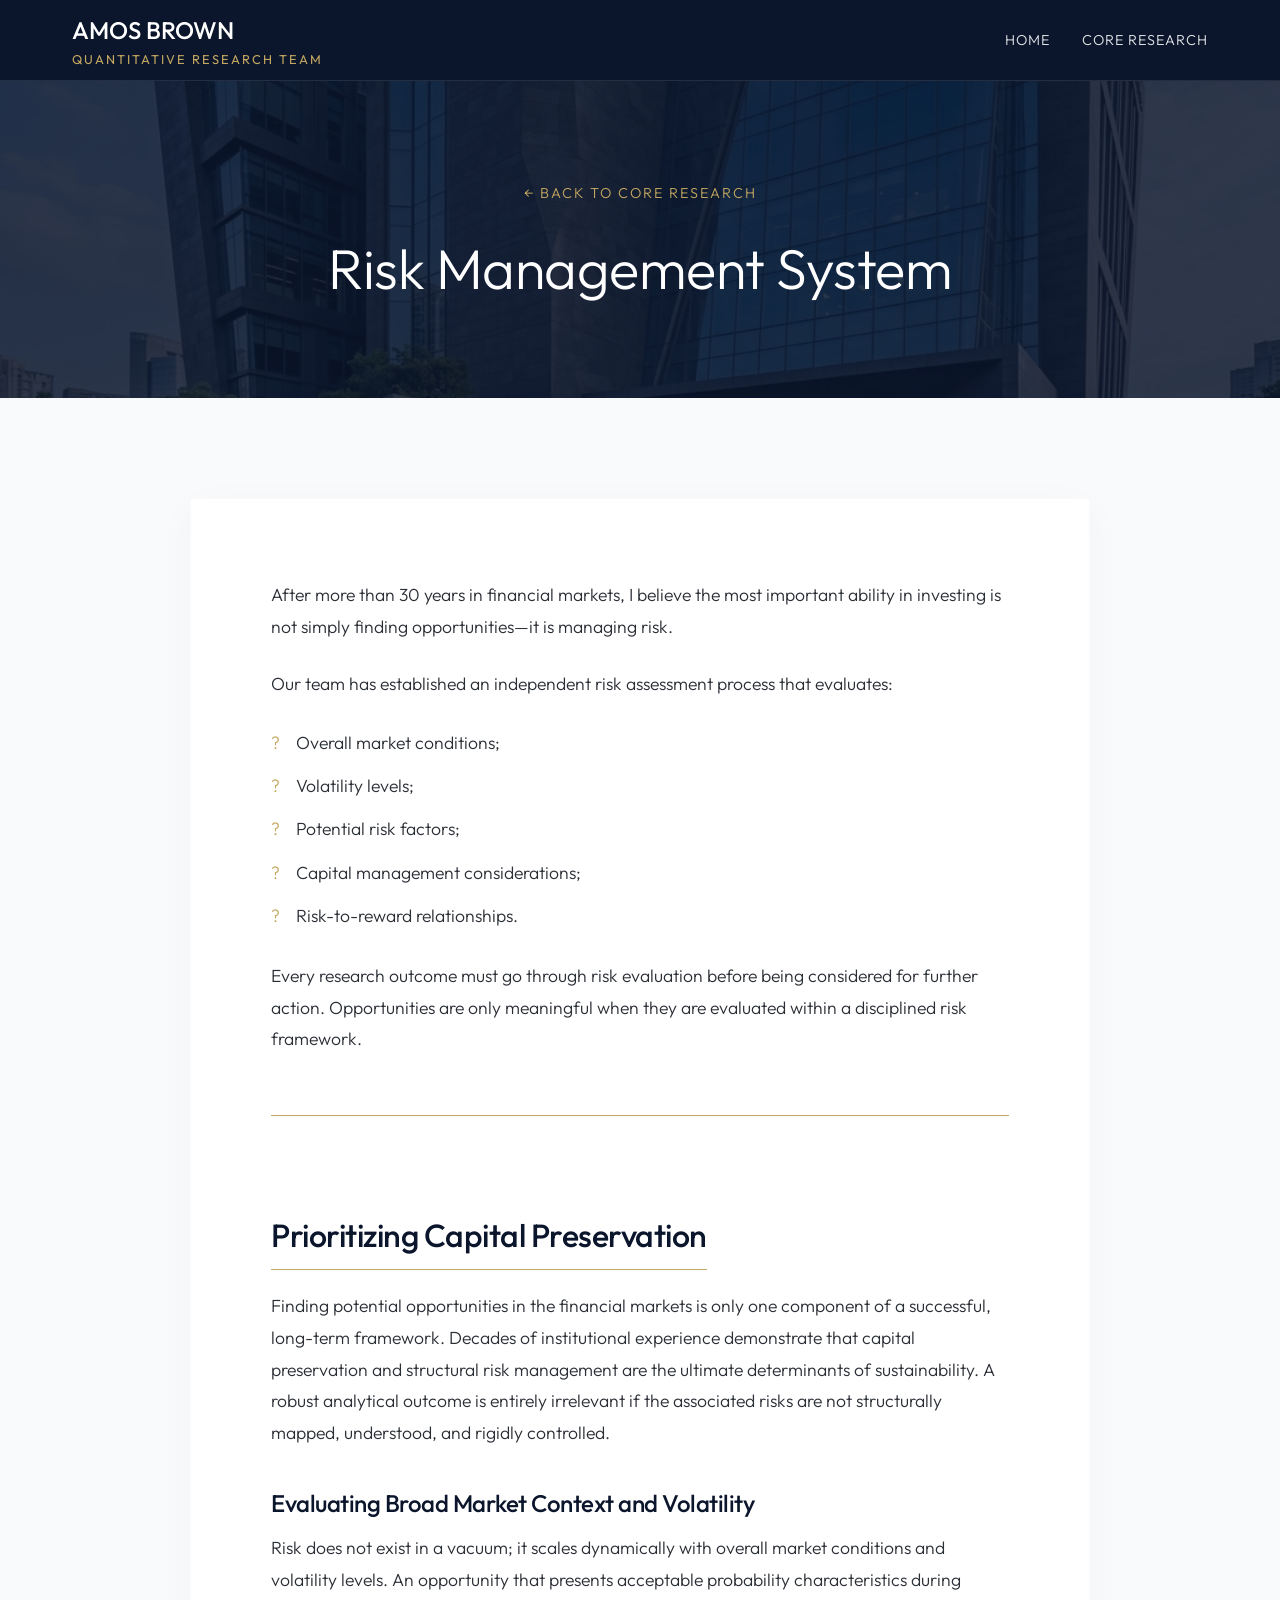
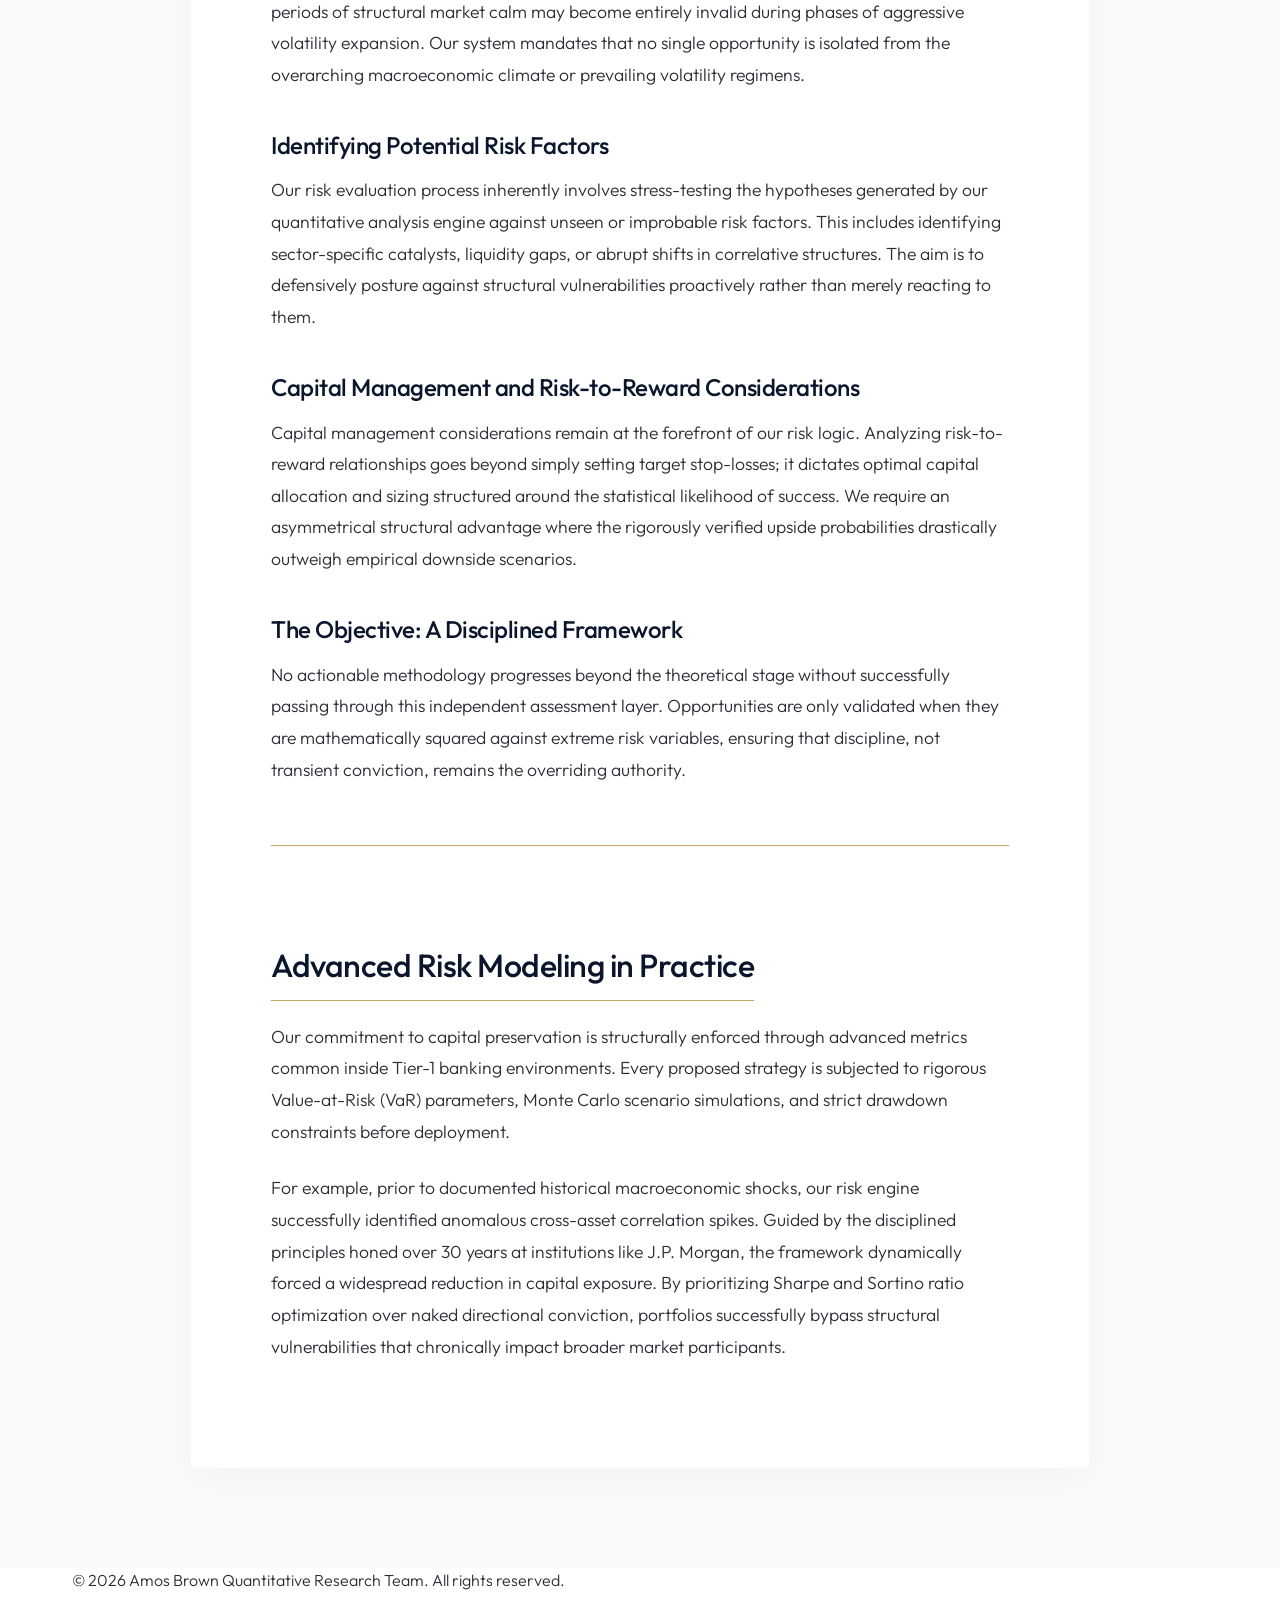
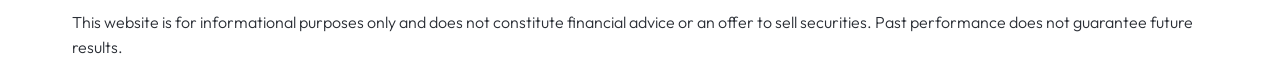
<file: risk-evaluation.html>
<!DOCTYPE html>
<html lang="en">

<head>
    <meta charset="UTF-8">
    <meta name="viewport" content="width=device-width, initial-scale=1.0">
    <title>Risk Evaluation - Amos Brown Quantitative Research</title>
    <!-- SEO & Open Graph Metadata -->
    <meta name="description"
        content="Amos Brown Quantitative Research. Institutional-grade financial analysis, market probability modeling, and data-driven strategy development.">
    <meta property="og:title" content="Amos Brown | Quantitative Research">
    <meta property="og:description"
        content="Institutional-grade financial analysis and empirical probability validation.">
    <meta property="og:image" content="./social-preview.png">
    <meta property="og:type" content="website">
    <meta name="twitter:card" content="summary_large_image">
    <meta name="twitter:image" content="./social-preview.png">
    <!-- Favicon -->
    <link rel="icon" type="image/png" href="/favicon.png" sizes="192x192">
    <link rel="preconnect" href="https://fonts.googleapis.com">
    <link rel="preconnect" href="https://fonts.gstatic.com" crossorigin>
    <link href="https://fonts.googleapis.com/css2?family=Outfit:wght@300;400;500;600&display=swap" rel="stylesheet">
    <link rel="stylesheet" href="styles.css">
</head>

<body>
    <header id="main-header">
        <div class="container header-container">
            <div class="logo">
                <a href="index.html">AMOS BROWN<span>Quantitative Research Team</span></a>
            </div>
            <nav id="main-nav">
                <ul class="nav-links">
                    <li><a href="index.html" class="nav-link">Home</a></li>
                    <li><a href="index.html#quantitative-research" class="nav-link">Core Research</a></li>
                </ul>
            </nav>
        </div>
    </header>

    <section class="section subpage-hero">
        <img src="arch_risk_eval_1788263624659.png" class="subpage-hero-bg" alt="Risk Evaluation Background">
        <div class="subpage-hero-overlay"></div>
        <div class="container">
            <a href="index.html#quantitative-research" class="back-link">← Back to Core Research</a>
            <h1 class="subpage-title">Risk Management System</h1>
        </div>
    </section>

    <section class="section subpage-content">
        <div class="container subpage-editorial">
            <p>After more than 30 years in financial markets, I believe the most important ability in investing is not
                simply finding opportunities—it is managing risk.</p>
            <p>Our team has established an independent risk assessment process that evaluates:</p>
            <ul>
                <li>Overall market conditions;</li>
                <li>Volatility levels;</li>
                <li>Potential risk factors;</li>
                <li>Capital management considerations;</li>
                <li>Risk-to-reward relationships.</li>
            </ul>
            <p>Every research outcome must go through risk evaluation before being considered for further action.
                Opportunities are only meaningful when they are evaluated within a disciplined risk framework.</p>
            <div class="luxury-divider" style="margin: 60px 0 40px; border-top: 1px solid #C5A861;"></div>

            <h2 style="color: #0B162C; font-size: 2rem; margin-bottom: 20px; font-weight: 500;">Prioritizing Capital
                Preservation</h2>
            <p>Finding potential opportunities in the financial markets is only one component of a successful, long-term
                framework. Decades of institutional experience demonstrate that capital preservation and structural risk
                management are the ultimate determinants of sustainability. A robust analytical outcome is entirely
                irrelevant if the associated risks are not structurally mapped, understood, and rigidly controlled.</p>

            <h3 style="color: #0B162C; font-size: 1.5rem; margin: 40px 0 15px; font-weight: 500;">Evaluating Broad
                Market Context and Volatility</h3>
            <p>Risk does not exist in a vacuum; it scales dynamically with overall market conditions and volatility
                levels. An opportunity that presents acceptable probability characteristics during periods of structural
                market calm may become entirely invalid during phases of aggressive volatility expansion. Our system
                mandates that no single opportunity is isolated from the overarching macroeconomic climate or prevailing
                volatility regimens.</p>

            <h3 style="color: #0B162C; font-size: 1.5rem; margin: 40px 0 15px; font-weight: 500;">Identifying Potential
                Risk Factors</h3>
            <p>Our risk evaluation process inherently involves stress-testing the hypotheses generated by our
                quantitative analysis engine against unseen or improbable risk factors. This includes identifying
                sector-specific catalysts, liquidity gaps, or abrupt shifts in correlative structures. The aim is to
                defensively posture against structural vulnerabilities proactively rather than merely reacting to them.
            </p>

            <h3 style="color: #0B162C; font-size: 1.5rem; margin: 40px 0 15px; font-weight: 500;">Capital Management and
                Risk-to-Reward Considerations</h3>
            <p>Capital management considerations remain at the forefront of our risk logic. Analyzing risk-to-reward
                relationships goes beyond simply setting target stop-losses; it dictates optimal capital allocation and
                sizing structured around the statistical likelihood of success. We require an asymmetrical structural
                advantage where the rigorously verified upside probabilities drastically outweigh empirical downside
                scenarios.</p>

            <h3 style="color: #0B162C; font-size: 1.5rem; margin: 40px 0 15px; font-weight: 500;">The Objective: A
                Disciplined Framework</h3>
            <p>No actionable methodology progresses beyond the theoretical stage without successfully passing through
                this independent assessment layer. Opportunities are only validated when they are mathematically squared
                against extreme risk variables, ensuring that discipline, not transient conviction, remains the
                overriding authority.</p>
            <div class="luxury-divider" style="margin: 60px 0 40px; border-top: 1px solid #C5A861;"></div>
            <h2 style="color: #0B162C; font-size: 2rem; margin-bottom: 20px; font-weight: 500;">Advanced Risk Modeling
                in Practice</h2>
            <p>Our commitment to capital preservation is structurally enforced through advanced metrics common inside
                Tier-1 banking environments. Every proposed strategy is subjected to rigorous Value-at-Risk (VaR)
                parameters, Monte Carlo scenario simulations, and strict drawdown constraints before deployment.</p>
            <p>For example, prior to documented historical macroeconomic shocks, our risk engine successfully identified
                anomalous cross-asset correlation spikes. Guided by the disciplined principles honed over 30 years at
                institutions like J.P. Morgan, the framework dynamically forced a widespread reduction in capital
                exposure. By prioritizing Sharpe and Sortino ratio optimization over naked directional conviction,
                portfolios successfully bypass structural vulnerabilities that chronically impact broader market
                participants.</p>
        </div>
    </section>

    <footer class="main-footer">
        <div class="container">
            <div class="footer-content">
                <p>&copy; 2026 Amos Brown Quantitative Research Team. All rights reserved.</p>
                <p class="disclaimer">This website is for informational purposes only and does not constitute financial
                    advice or an offer to sell securities. Past performance does not guarantee future results.</p>
            </div>
        </div>
    </footer>
</body>

</html>
</file>
<file: styles.css>
﻿/* ==========================================================================
   CSS Variables - "Institutional Luxury"
   ========================================================================== */
:root {
    /* Color Palette */
    --color-navy: #0B162C;
    /* Deep Navy */
    --color-navy-light: #162645;
    --color-charcoal: #2A2E35;
    /* Charcoal */
    --color-charcoal-light: #3D424B;
    --color-gold: #C5A861;
    /* Subtle Gold / Bronze */
    --color-gold-hover: #D4BA7B;
    --color-white: #FFFFFF;
    --color-gray-soft: #F9FAFB;
    /* Soft Gray */
    --color-gray-medium: #E5E7EB;
    --color-gray-dark: #6B7280;

    /* Typography */
    --font-heading: 'Outfit', sans-serif;
    --font-body: 'Outfit', sans-serif;

    /* Spacing */
    --spacing-xs: 0.5rem;
    --spacing-sm: 1rem;
    --spacing-md: 2rem;
    --spacing-lg: 4rem;
    --spacing-xl: 6rem;
    --spacing-xxl: 8rem;

    /* Utility */
    --border-radius: 2px;
    --transition: all 0.3s ease;
    --max-width: 1200px;
}

/* ==========================================================================
   Base Styles & Reset
   ========================================================================== */
* {
    margin: 0;
    padding: 0;
    box-sizing: border-box;
}

html {
    scroll-behavior: auto;
    /* Smoothed in JS */
}

body {
    font-family: var(--font-body);
    color: var(--color-charcoal);
    background-color: var(--color-white);
    line-height: 1.6;
    font-size: 16px;
    font-weight: 300;
}

body.no-scroll {
    overflow: hidden;
}

h1,
h2,
h3,
h4,
h5,
h6 {
    font-family: var(--font-heading);
    font-weight: 300;
    letter-spacing: -0.5px;
    line-height: 1.2;
    margin-bottom: var(--spacing-sm);
    color: var(--color-navy);
}

p {
    margin-bottom: var(--spacing-sm);
}

a {
    color: var(--color-navy);
    text-decoration: none;
    transition: var(--transition);
}

a:hover {
    color: var(--color-gold);
}

ul {
    list-style: none;
}

.container {
    max-width: var(--max-width);
    margin: 0 auto;
    padding: 0 var(--spacing-md);
}

.section {
    padding: var(--spacing-xl) 0;
}

.section-title {
    font-size: 2.5rem;
    margin-bottom: var(--spacing-lg);
    position: relative;
    padding-bottom: var(--spacing-sm);
}

.section-title::after {
    content: '';
    position: absolute;
    bottom: 0;
    left: 0;
    width: 60px;
    height: 1px;
    background-color: var(--color-gold);
}

.section-title.light-text {
    color: var(--color-white);
}

/* Background Utilities */
.light-bg {
    background-color: var(--color-gray-soft);
}

.dark-bg {
    background-color: var(--color-navy);
    color: var(--color-gray-medium);
}

.dark-bg h2,
.dark-bg h3,
.dark-bg h4 {
    color: var(--color-white);
}

/* Buttons */
.btn {
    display: inline-block;
    padding: 1rem 2rem;
    font-family: var(--font-body);
    font-weight: 500;
    font-size: 0.9rem;
    text-transform: uppercase;
    letter-spacing: 1px;
    border: 1px solid transparent;
    cursor: pointer;
    transition: var(--transition);
    border-radius: var(--border-radius);
    text-align: center;
}

.btn-primary {
    background-color: var(--color-gold);
    color: var(--color-white);
    border-color: var(--color-gold);
}

.btn-primary:hover {
    background-color: var(--color-gold-hover);
    border-color: var(--color-gold-hover);
    color: var(--color-navy);
}

.btn-secondary {
    background-color: transparent;
    color: var(--color-white);
    border-color: var(--color-white);
}

.btn-secondary:hover {
    background-color: var(--color-white);
    color: var(--color-navy);
}

.btn-small {
    padding: 0.5rem 1.5rem;
}

/* ==========================================================================
   Header & Navigation
   ========================================================================== */
#main-header {
    background-color: var(--color-navy);
    position: fixed;
    top: 0;
    left: 0;
    width: 100%;
    z-index: 1000;
    border-bottom: 1px solid rgba(255, 255, 255, 0.1);
}

.header-container {
    display: flex;
    justify-content: space-between;
    align-items: center;
    height: 80px;
}

.logo a {
    font-family: var(--font-heading);
    font-size: 1.5rem;
    font-weight: 500;
    color: var(--color-white);
}

.logo span {
    font-family: var(--font-body);
    font-size: 0.8rem;
    font-weight: 400;
    text-transform: uppercase;
    letter-spacing: 2px;
    display: block;
    color: var(--color-gold);
}

.nav-links {
    display: flex;
    align-items: center;
    gap: var(--spacing-md);
}

.nav-link {
    color: var(--color-gray-medium);
    font-size: 0.9rem;
    text-transform: uppercase;
    letter-spacing: 1px;
}

.nav-link:hover {
    color: var(--color-gold);
}

.nav-link.btn-small {
    border: 1px solid var(--color-gold);
    color: var(--color-gold);
}

.nav-link.btn-small:hover {
    background-color: var(--color-gold);
    color: var(--color-navy);
}

/* Mobile Menu Button */
.mobile-menu-btn {
    display: none;
    background: none;
    border: none;
    cursor: pointer;
    z-index: 1001;
}

.mobile-menu-btn .bar {
    display: block;
    width: 25px;
    height: 2px;
    margin: 5px auto;
    background-color: var(--color-white);
    transition: var(--transition);
}

/* ==========================================================================
   1. HOME / HERO
   ========================================================================== */
.hero {
    background-color: var(--color-navy);
    color: var(--color-gray-medium);
    padding-top: 180px;
    /* Offset for header */
    padding-bottom: var(--spacing-xxl);
    position: relative;
    overflow: hidden;
}

.hero-header-video {
    position: absolute;
    top: 0;
    left: 0;
    width: 100%;
    height: 100%;
    object-fit: cover;
    z-index: 1;
    opacity: 1;
    /* Fully visible, no darkening effect at all */
    pointer-events: none;
}

.hero-container {
    position: relative;
    z-index: 2;
}

.hero-content {
    max-width: 800px;
}

.subtitle {
    color: var(--color-gold);
    font-size: 1.1rem;
    letter-spacing: 2px;
    text-transform: uppercase;
    margin-bottom: var(--spacing-sm);
    font-weight: 500;
    text-shadow: 0 2px 10px rgba(0, 0, 0, 0.4);
}

.main-title {
    font-size: 4rem;
    color: var(--color-white);
    margin-bottom: var(--spacing-md);
    text-shadow: 0 4px 20px rgba(0, 0, 0, 0.6);
}

.hero-text {
    font-size: 1.2rem;
    color: var(--color-gray-medium);
    margin-bottom: var(--spacing-lg);
    max-width: 600px;
    text-shadow: 0 2px 15px rgba(0, 0, 0, 0.8);
    font-weight: 400;
}

.hero-buttons {
    display: flex;
    gap: var(--spacing-sm);
}

.hero-graphic {
    position: absolute;
    right: -10%;
    bottom: -10%;
    width: 600px;
    height: 600px;
    border: 1px solid rgba(197, 168, 97, 0.1);
    border-radius: 50%;
    z-index: 1;
    pointer-events: none;
}

.hero-graphic::before {
    content: '';
    position: absolute;
    top: 50px;
    left: 50px;
    right: 50px;
    bottom: 50px;
    border: 1px solid rgba(197, 168, 97, 0.05);
    border-radius: 50%;
}

/* ==========================================================================
   2. ABOUT AMOS BROWN (Editorial Layout)
   ========================================================================== */
.about-section {
    position: relative;
    background-color: var(--color-white);
    padding: 140px 0;
    overflow: hidden;
}

.about-visual-layer {
    position: absolute;
    top: 0;
    right: 0;
    width: 53%;
    /* Takes just over half the screen on the right */
    height: 100%;
    z-index: 1;
}

.about-hero-image {
    width: 100%;
    height: 100%;
    display: block;
    object-fit: cover;
    object-position: center top;

    /* Softly blends the left edge of the image directly into the white background */
    -webkit-mask-image: linear-gradient(to right, transparent 0%, black 15%, black 100%), linear-gradient(to bottom, black 65%, transparent 100%);
    -webkit-mask-composite: source-in;
    mask-image: linear-gradient(to right, transparent 0%, black 15%, black 100%), linear-gradient(to bottom, black 65%, transparent 100%);
    mask-composite: intersect;
}

/* Restored About Typography */
.about-container-custom {
    position: relative;
    z-index: 2;
    max-width: 1400px;
    margin: 0 auto;
}

.about-text-content {
    width: 47%;
    max-width: 650px;
}

.about-eyebrow-container {
    display: flex;
    align-items: center;
    gap: 15px;
    margin-bottom: 25px;
}

.eyebrow-text {
    font-size: 0.85rem;
    color: var(--color-gold);
    font-weight: 600;
    text-transform: uppercase;
    letter-spacing: 2px;
}

.eyebrow-line {
    display: block;
    width: 40px;
    height: 1px;
    background-color: var(--color-gold);
}

.about-eyebrow-container.gold-divider {
    margin-top: 40px;
    margin-bottom: 40px;
}

.about-eyebrow-container.gold-divider .eyebrow-line {
    width: 60px;
}

.about-person-title {
    font-size: 4rem;
    color: var(--color-navy);
    font-weight: 400;
    margin-bottom: 25px;
    line-height: 1.1;
    letter-spacing: -1px;
}

.about-person-subtitle {
    font-size: 1rem;
    color: var(--color-gold);
    font-weight: 600;
    text-transform: uppercase;
    letter-spacing: 1.5px;
    line-height: 1.6;
}

.about-person-desc {
    font-size: 1.05rem;
    color: var(--color-charcoal);
    line-height: 1.8;
    margin-bottom: 20px;
}

.research-section {
    position: relative;
    overflow: hidden;
}

.research-background-visual {
    position: absolute;
    top: 0;
    right: 0;
    width: 53%;
    height: 100%;
    z-index: 1;
}

.research-background-visual img {
    width: 100%;
    height: 100%;
    object-fit: cover;
    object-position: left center;
    -webkit-mask-image: linear-gradient(to right, transparent 0%, black 15%, black 100%);
    mask-image: linear-gradient(to right, transparent 0%, black 15%, black 100%);
}

.research-container-custom {
    max-width: 1400px;
    position: relative;
    z-index: 2;
    /* Keep above background */
}

.visual-text-overlay {
    position: absolute;
    top: 60px;
    right: calc(50% - 630px);
    /* Align near the right boundary of the 1400px container */
    z-index: 3;
    background-color: rgba(250, 249, 246, 0.85);
    /* Slightly off-white translucent */
    padding: 12px 24px;
    border-radius: var(--border-radius);
    box-shadow: 0 4px 15px rgba(0, 0, 0, 0.05);
    /* subtle shadow */
    text-align: center;
    backdrop-filter: blur(4px);

    color: var(--color-navy);
    font-size: 1.15rem;
    letter-spacing: 2px;
    line-height: 1.5;
}

.visual-text-overlay strong {
    font-weight: 500;
}

.visual-text-overlay span {
    font-size: 0.8rem;
    font-weight: 400;
    letter-spacing: 1.5px;
    color: var(--color-charcoal-light);
}

@media (max-width: 1400px) {
    .visual-text-overlay {
        right: 40px;
    }
}

/* Header */
.research-header {
    margin-bottom: 80px;
    /* Gives plenty of room for overlap */
}

.research-eyebrow {
    font-size: 0.85rem;
    color: var(--color-gold);
    text-transform: uppercase;
    letter-spacing: 3px;
    font-weight: 500;
    margin-bottom: var(--spacing-sm);
    display: flex;
    align-items: center;
    gap: 15px;
}

.research-eyebrow::before,
.research-eyebrow::after {
    content: '';
    height: 1px;
    background-color: var(--color-gold);
    flex: 1;
    max-width: 50px;
}

.research-eyebrow::after {
    display: none;
    /* Only line on left in reference */
}

/* If we only want a line before, the flex layout handles it. The reference has lines on both side or one side. I'll just keep the left line for elegance. */
.research-eyebrow::before {
    display: block;
}

.title-ref {
    font-size: 4rem;
    font-weight: 300;
    line-height: 1.1;
    margin-bottom: var(--spacing-md);
    letter-spacing: -1px;
}

.research-intro {
    font-size: 1.2rem;
    max-width: 700px;
    color: var(--color-charcoal-light);
}

/* Grid */
.research-grid-new {
    display: grid;
    grid-template-columns: repeat(2, 1fr);
    gap: var(--spacing-md) var(--spacing-md);
    margin-bottom: var(--spacing-xl);
}

.research-card-new {
    background-color: var(--color-white);
    border-radius: var(--border-radius);
    box-shadow: 0 10px 30px rgba(0, 0, 0, 0.04);
    display: flex;
    flex-direction: column;
    overflow: hidden;
    transition: var(--transition);
    text-decoration: none;
    color: var(--color-navy);
}

.research-card-new:hover {
    box-shadow: 0 15px 40px rgba(0, 0, 0, 0.1);
    transform: translateY(-5px);
}

.card-image-box {
    position: relative;
    height: 240px;
    background-color: var(--color-gray-soft);
}

.card-image-box::after {
    content: '';
    position: absolute;
    top: 0;
    left: 0;
    right: 0;
    bottom: 0;
    pointer-events: none;
    z-index: 1;
}

.card-image-box img {
    width: 100%;
    height: 100%;
    object-fit: cover;
}

/* Editorial Tinting for Cards */
.research-card-new:nth-child(1) .card-image-box::after {
    background-color: #60a5fa;
    /* Cool blue */
    mix-blend-mode: color;
    opacity: 1;
}

.research-card-new:nth-child(2) .card-image-box::after {
    background-color: #f472b6;
    /* Soft pink / dusty rose */
    mix-blend-mode: color;
    opacity: 0.9;
}

.research-card-new:nth-child(3) .card-image-box::after {
    background-color: #fca5a5;
    /* Warm peach / orange */
    mix-blend-mode: color;
    opacity: 0.8;
}

.research-card-new:nth-child(4) .card-image-box::after {
    background-color: #bae6fd;
    /* Cool pale blue */
    mix-blend-mode: color;
    opacity: 0.9;
}

.research-card-new:nth-child(5) .card-image-box::after {
    background-color: #1e40af;
    /* Deep navy */
    mix-blend-mode: color;
    opacity: 1;
}

.research-card-new:nth-child(6) .card-image-box::after {
    background-color: #fde047;
    /* Warm beige / peach */
    mix-blend-mode: color;
    opacity: 0.8;
}

.card-tag {
    position: absolute;
    top: 15px;
    right: 15px;
    background-color: rgba(255, 255, 255, 0.9);
    color: var(--color-navy);
    font-size: 0.7rem;
    font-weight: 600;
    letter-spacing: 2px;
    padding: 6px 12px;
    border-radius: 2px;
    z-index: 2;
}

.card-content-new {
    padding: var(--spacing-md);
    flex-grow: 1;
    display: flex;
    flex-direction: column;
}

.card-cta {
    margin-top: auto;
    padding-top: 20px;
    color: var(--color-gold);
    font-size: 0.8rem;
    font-weight: 500;
    text-transform: uppercase;
    letter-spacing: 1px;
    text-align: right;
    transition: var(--transition);
}

.research-card-new:hover .card-cta {
    transform: translateX(3px);
    color: var(--color-gold-hover);
}

.card-content-new h3 {
    font-size: 1.4rem;
    margin-bottom: var(--spacing-xs);
}

.card-desc {
    font-size: 0.9rem;
    color: var(--color-charcoal-light);
    margin-bottom: var(--spacing-lg);
}

.card-points {
    display: grid;
    grid-template-columns: 1fr 1fr;
    gap: 15px 10px;
}

.card-points li {
    font-size: 0.8rem;
    color: var(--color-charcoal);
    position: relative;
    padding-left: 15px;
}

.card-points li::before {
    content: '';
    position: absolute;
    left: 0;
    top: 6px;
    width: 6px;
    height: 6px;
    border: 1.5px solid var(--color-gold);
    border-radius: 50%;
}

/* Process Section */
.process-section {
    padding-top: var(--spacing-xl);
}

.process-eyebrow {
    font-size: 0.85rem;
    color: var(--color-gold);
    text-transform: uppercase;
    letter-spacing: 3px;
    font-weight: 500;
    margin-bottom: var(--spacing-md);
    text-align: center;
}

.process-container-new-layout {
    background-color: var(--color-white);
    padding: var(--spacing-xl);
    border-radius: var(--border-radius);
    box-shadow: 0 10px 40px rgba(0, 0, 0, 0.04);
    border: 1px solid rgba(0, 0, 0, 0.02);
    display: flex;
    flex-direction: column;
    gap: 50px;
}

.process-timeline-new {
    display: flex;
    align-items: center;
    justify-content: space-between;
    width: 100%;
}

.step-item-new {
    display: flex;
    flex-direction: column;
    align-items: center;
    text-align: center;
    width: 120px;
    z-index: 2;
}

.step-icon-new {
    width: 60px;
    height: 60px;
    background-color: var(--color-navy);
    border-radius: 50%;
    display: flex;
    align-items: center;
    justify-content: center;
    color: var(--color-gold);
    margin-bottom: 15px;
    box-shadow: 0 5px 15px rgba(0, 31, 63, 0.15);
    /* Soft navy shadow */
    transition: transform var(--transition);
}

.step-item-new:hover .step-icon-new {
    transform: translateY(-5px);
}

.step-item-new span {
    font-size: 1rem;
    font-weight: 500;
    color: var(--color-navy);
    margin-bottom: 3px;
    letter-spacing: 0.5px;
}

.step-item-new small {
    font-size: 0.75rem;
    color: var(--color-charcoal-light);
    letter-spacing: 0.2px;
}

.step-connector-new {
    flex-grow: 1;
    height: 1px;
    background: linear-gradient(90deg, transparent, var(--color-gold), transparent);
    opacity: 0.5;
    margin: 0 10px;
    position: relative;
    top: -25px;
    /* Aligns horizontally with the center of the icons */
}

/* Statement bar */
.process-statement-bar {
    background-color: var(--color-navy);
    padding: 30px 40px;
    border-radius: var(--border-radius);
    text-align: center;
    position: relative;
}

.process-statement-bar::before {
    content: '';
    position: absolute;
    top: 0;
    left: 50%;
    transform: translateX(-50%);
    width: 60px;
    height: 2px;
    background-color: var(--color-gold);
}

.process-statement-bar p {
    color: var(--color-gray-medium);
    font-size: 1.15rem;
    font-weight: 300;
    line-height: 1.6;
    letter-spacing: 0.5px;
    margin: 0;
}

/* ==========================================================================
   4. INVESTMENT PHILOSOPHY
   ========================================================================== */
.editorial-bg {
    background-color: var(--color-white);
    border-top: 1px solid var(--color-gray-medium);
    border-bottom: 1px solid var(--color-gray-medium);
    text-align: center;
}

/* ==========================================================================
   5. MARKET RESEARCH 
   ========================================================================== */
.market-research-section {
    position: relative;
    overflow: hidden;
    padding: 120px 0;
    color: var(--color-gray-medium);
}

.market-research-section .section-title {
    color: var(--color-white);
}

.market-research-section p,
.market-research-section .intro-large {
    color: var(--color-gray-medium);
}

.market-research-bg {
    position: absolute;
    top: 0;
    left: 0;
    width: 100%;
    height: 100%;
    object-fit: cover;
    z-index: 1;
}

.market-research-overlay {
    position: absolute;
    top: 0;
    left: 0;
    width: 100%;
    height: 100%;
    background-color: var(--color-navy);
    opacity: 0.65;
    /* Muted navy tint allows massive skyline visibility */
    z-index: 2;
}

.market-research-section .container {
    position: relative;
    z-index: 3;
}

.market-research-section .research-tag {
    display: inline-block;
    padding: 15px 30px;
    border: 1px solid rgba(255, 255, 255, 0.2);
    font-size: 0.85rem;
    font-weight: 400;
    letter-spacing: 1px;
    text-transform: uppercase;
    color: var(--color-gray-medium);
    background-color: rgba(11, 22, 44, 0.4);
    backdrop-filter: blur(4px);
    transition: var(--transition);
    cursor: pointer;
}

.market-research-section .research-tag:hover {
    border-color: var(--color-gold);
    color: var(--color-gold);
    background-color: rgba(11, 22, 44, 0.7);
}



.philosophy-container .section-title {
    display: inline-block;
}

.philosophy-container .section-title::after {
    left: 50%;
    transform: translateX(-50%);
}

.philosophy-content {
    max-width: 800px;
    margin: 0 auto;
}

.quote {
    font-size: 2.5rem;
    font-style: italic;
    color: var(--color-navy);
    margin-bottom: var(--spacing-lg);
    font-weight: 400;
}

.philosophy-text {
    font-size: 1.1rem;
    color: var(--color-charcoal-light);
    margin-bottom: 1.5rem;
}

.core-statement {
    margin: 2rem 0;
}

.core-statement h4 {
    font-size: 1.5rem;
    color: var(--color-gold);
    margin-bottom: 0.5rem;
    text-transform: uppercase;
    letter-spacing: 2px;
}

/* ==========================================================================
   5. MARKET RESEARCH
   ========================================================================== */
.intro-large {
    font-size: 1.3rem;
    color: var(--color-navy);
    max-width: 800px;
    margin-bottom: var(--spacing-xl);
}

.tags-container {
    display: flex;
    flex-wrap: wrap;
    gap: var(--spacing-sm);
}

.research-tag {
    display: inline-block;
    padding: 0.8rem 1.5rem;
    border: 1px solid var(--color-charcoal-light);
    color: var(--color-charcoal);
    font-size: 0.9rem;
    text-transform: uppercase;
    letter-spacing: 1px;
    transition: var(--transition);
}

.research-tag:hover {
    border-color: var(--color-gold);
    color: var(--color-gold);
}

/* ==========================================================================
   6. RISK MANAGEMENT
   ========================================================================== */
.risk-management-section {
    background-color: var(--color-white);
}

.statement-title {
    font-size: 1.8rem;
    color: var(--color-navy);
    max-width: 800px;
    margin-bottom: var(--spacing-xl);
    line-height: 1.4;
    border-left: 2px solid var(--color-gold);
    padding-left: var(--spacing-md);
}

.risk-content-grid {
    display: grid;
    grid-template-columns: 1fr 1fr;
    gap: var(--spacing-xl);
    align-items: center;
}

.risk-text p {
    color: var(--color-charcoal-light);
    margin-bottom: var(--spacing-md);
    font-size: 1.05rem;
}

.risk-flow {
    background-color: var(--color-gray-soft);
    padding: var(--spacing-lg);
    text-align: center;
    border: 1px solid var(--color-gray-medium);
}

.flow-item {
    font-family: var(--font-heading);
    font-size: 1.2rem;
    color: var(--color-navy);
    padding: var(--spacing-sm) 0;
}

.flow-arrow {
    color: var(--color-gold);
    font-size: 1.5rem;
}

.highlight-item {
    color: var(--color-gold);
    font-weight: 700;
    font-size: 1.3rem;
    border-top: 1px solid var(--color-gray-medium);
    margin-top: var(--spacing-sm);
    padding-top: var(--spacing-md);
}

/* ==========================================================================
   7. FOOTER: 3-COLUMN INSTITUTIONAL SYSTEM WITH GOOGLE MAP
   ========================================================================== */
.site-footer {
    background-color: #050a14;
    border-top: 1px solid rgba(197, 168, 97, 0.2);
    padding: 5.5rem 0 2.5rem;
    position: relative;
    z-index: 10;
    color: #cbd5e1;
    text-align: left;
}

.footer-container {
    max-width: 1240px;
    margin: 0 auto;
    padding: 0 2rem;
}

.footer-grid {
    display: grid;
    grid-template-columns: 1.4fr 1.2fr 0.65fr;
    gap: 4.5rem;
    align-items: flex-start;
    margin-bottom: 3.5rem;
}

/* Column 1: Brand & Google Map */
.footer-col-brand {
    display: flex;
    flex-direction: column;
}

.footer-brand-title {
    font-family: var(--font-heading);
    font-size: 1.85rem;
    font-weight: 700;
    letter-spacing: 3px;
    color: #ffffff;
    margin: 0 0 1.25rem 0;
    text-transform: uppercase;
}

.footer-brand-desc {
    font-size: 0.98rem;
    line-height: 1.65;
    color: #94a3b8;
    max-width: 400px;
    margin: 0 0 1.75rem 0;
}

.footer-hub-label {
    font-size: 0.95rem;
    font-weight: 500;
    color: var(--color-gold);
    margin-bottom: 1.1rem;
    letter-spacing: 0.3px;
}

/* Rounded Google Map Container matching reference design */
.footer-map-wrapper {
    width: 100%;
    max-width: 380px;
    height: 205px;
    border-radius: 12px;
    overflow: hidden;
    border: 1px solid rgba(197, 168, 97, 0.3);
    box-shadow: 0 12px 35px rgba(0, 0, 0, 0.65), 0 0 18px rgba(197, 168, 97, 0.08);
    background: #060d1a;
    position: relative;
    transition: border-color 0.3s ease, box-shadow 0.3s ease, transform 0.3s ease;
}

.footer-map-wrapper:hover {
    border-color: var(--color-gold);
    box-shadow: 0 16px 40px rgba(0, 0, 0, 0.75), 0 0 25px rgba(197, 168, 97, 0.2);
    transform: translateY(-2px);
}

.footer-map-wrapper iframe {
    width: 100%;
    height: 100%;
    display: block;
    border: 0;
}

/* Column 2: Contact Us */
.footer-col-contact {
    display: flex;
    flex-direction: column;
}

.footer-section-title {
    font-family: var(--font-heading);
    font-size: 1.05rem;
    font-weight: 700;
    letter-spacing: 2.5px;
    color: #ffffff;
    text-transform: uppercase;
    margin: 0 0 1.25rem 0;
}

.footer-contact-intro {
    font-size: 0.98rem;
    line-height: 1.65;
    color: #94a3b8;
    max-width: 420px;
    margin: 0 0 1.75rem 0;
}

.footer-contact-details {
    display: flex;
    flex-direction: column;
    gap: 1.15rem;
}

.footer-contact-row {
    display: flex;
    align-items: flex-start;
    gap: 0.85rem;
    font-size: 0.95rem;
    line-height: 1.5;
    color: #e2e8f0;
}

.contact-icon-svg {
    color: var(--color-gold);
    display: flex;
    align-items: center;
    justify-content: center;
    margin-top: 2px;
    flex-shrink: 0;
    filter: drop-shadow(0 0 6px rgba(197, 168, 97, 0.3));
}

.footer-email-link,
.footer-phone-link {
    color: #e2e8f0;
    text-decoration: none;
    transition: color 0.25s ease, text-shadow 0.25s ease;
}

.footer-email-link:hover,
.footer-phone-link:hover {
    color: var(--color-gold);
    text-shadow: 0 0 10px rgba(197, 168, 97, 0.5);
}

.footer-address-text {
    color: #e2e8f0;
}

/* Column 3: Legal */
.footer-col-legal {
    display: flex;
    flex-direction: column;
}

.footer-legal-links {
    list-style: none;
    padding: 0;
    margin: 0;
    display: flex;
    flex-direction: column;
    gap: 1rem;
}

.footer-legal-links .footer-link {
    color: #94a3b8;
    text-decoration: none;
    font-size: 0.95rem;
    transition: color 0.25s ease, transform 0.25s ease;
    display: inline-block;
}

.footer-legal-links .footer-link:hover {
    color: #ffffff;
    transform: translateX(3px);
}

/* Footer Bottom: Divider, Copyright & Disclaimer */
.footer-bottom {
    border-top: 1px solid rgba(255, 255, 255, 0.08);
    padding-top: 2rem;
    text-align: left;
    display: flex;
    flex-direction: column;
    gap: 0.75rem;
}

.footer-copy {
    font-size: 0.85rem;
    color: #64748b;
    margin: 0;
}

.footer-disclaimer {
    font-size: 0.78rem;
    color: #64748b;
    margin: 0;
    opacity: 0.85;
    line-height: 1.5;
    max-width: 900px;
}

/* Responsive Rules for 3-Column Footer */
@media (max-width: 1024px) {
    .footer-grid {
        grid-template-columns: 1.3fr 1.1fr;
        gap: 3.5rem;
    }

    .footer-col-legal {
        grid-column: span 2;
    }
}

@media (max-width: 768px) {
    .site-footer {
        padding: 4rem 0 2rem;
    }

    .footer-container {
        padding: 0 1.5rem;
    }

    .footer-grid {
        grid-template-columns: 1fr;
        gap: 2.75rem;
        margin-bottom: 2.5rem;
    }

    .footer-col-legal {
        grid-column: span 1;
    }

    .footer-map-wrapper {
        max-width: 100%;
        height: 220px;
    }

    .footer-bottom {
        text-align: center;
    }
}

/* ==========================================================================
   Responsive Design
   ========================================================================== */

/* Tablet & Smaller Desktop */
@media (max-width: 1024px) {
    .main-title {
        font-size: 3rem;
    }

    .grid-6 {
        grid-template-columns: repeat(2, 1fr);
    }
}

/* Mobile & Tablet Portrait */
@media (max-width: 768px) {

    /* Layout structural resizes */
    .section {
        padding: var(--spacing-lg) 0;
    }

    .research-section {
        position: relative;
        overflow: hidden;
    }

    .research-background-visual {
        width: 100%;
        min-width: 0;
        height: 400px;
        opacity: 0.3;
        /* Ensure text remains readable when stacked on small screens */
    }

    .visual-text-overlay {
        display: none;
        /* Hide overlay on small screens to prevent overlap */
    }

    /* Adjust about text and image for tablet screens */
    .about-visual-layer {
        width: 100%;
        opacity: 0.2;
    }

    .about-gold-frame {
        display: none;
    }

    .about-person-title {
        font-size: 2.8rem;
    }

    .research-grid-new {
        grid-template-columns: 1fr;
    }

    .process-flex,
    .process-flow {
        flex-direction: column;
    }

    .process-flow {
        gap: var(--spacing-md);
    }

    .step-arrow {
        transform: rotate(90deg);
        margin: var(--spacing-xs) 0;
    }

    /* Typography resizes */
    .section-title {
        font-size: 2rem;
    }

    .main-title {
        font-size: 2.5rem;
    }

    .quote {
        font-size: 1.8rem;
    }

    .statement-title {
        font-size: 1.4rem;
    }

    /* Hero adjustments */
    .hero {
        padding-top: 120px;
    }

    .hero-buttons {
        flex-direction: column;
    }

    .hero-buttons .btn {
        width: 100%;
        margin-bottom: var(--spacing-sm);
    }

    /* Navigation adjustments */
    .mobile-menu-btn {
        display: block;
    }

    /* Style the hamburger to an X when active */
    .mobile-menu-btn.active .bar:nth-child(1) {
        transform: translateY(7px) rotate(45deg);
    }

    .mobile-menu-btn.active .bar:nth-child(2) {
        opacity: 0;
    }

    .mobile-menu-btn.active .bar:nth-child(3) {
        transform: translateY(-7px) rotate(-45deg);
    }

    #main-nav {
        position: fixed;
        top: 80px;
        /* Header height */
        left: -100%;
        width: 100%;
        height: calc(100vh - 80px);
        background-color: var(--color-navy);
        transition: 0.4s;
        display: flex;
        flex-direction: column;
        justify-content: flex-start;
        padding-top: var(--spacing-lg);
        overflow-y: auto;
    }

    #main-nav.active {
        left: 0;
    }

    .nav-links {
        flex-direction: column;
        align-items: center;
        width: 100%;
        gap: var(--spacing-md);
    }

    .nav-link {
        font-size: 1.2rem;
        display: block;
        padding: 10px;
        width: 80%;
        text-align: center;
    }

    .nav-link.btn-small {
        margin-top: var(--spacing-sm);
    }

    /* Addition of mobile layout fixes */
    .massive-headline,
    .title-ref {
        font-size: 2.8rem;
    }

    .massive-headline {
        margin-bottom: 20px;
    }

    .risk-content-grid {
        grid-template-columns: 1fr;
        gap: var(--spacing-lg);
    }

    .process-timeline-new {
        flex-direction: column;
        gap: var(--spacing-md);
    }

    .step-connector-new {
        width: 2px;
        height: 30px;
        background: linear-gradient(180deg, transparent, var(--color-gold), transparent);
        margin: 10px 0;
        top: auto;
    }

    .modal-content {
        padding: 25px;
    }

    .modal-close {
        top: 15px;
        right: 15px;
    }

    .central-item {
        padding: 30px 0;
    }

    .luxury-philosophy-quote {
        padding: 40px 25px;
    }

    .luxury-framework-header {
        margin-bottom: 50px;
    }
}

/* ==========================================================================
   RESEARCH SUB-PAGES
   ========================================================================== */
.subpage-hero {
    background-color: var(--color-navy);
    padding: 180px 0 80px;
    text-align: center;
    position: relative;
    overflow: hidden;
}

.subpage-hero-bg {
    position: absolute;
    top: 0;
    left: 0;
    width: 100%;
    height: 100%;
    object-fit: cover;
    z-index: 1;
}

.subpage-hero-overlay {
    position: absolute;
    top: 0;
    left: 0;
    width: 100%;
    height: 100%;
    background-color: var(--color-navy);
    opacity: 0.85;
    z-index: 2;
}

.subpage-hero .container {
    position: relative;
    z-index: 3;
}

.back-link {
    color: var(--color-gold);
    display: inline-block;
    margin-bottom: 30px;
    font-size: 0.9rem;
    text-transform: uppercase;
    letter-spacing: 2px;
    text-decoration: none;
    transition: var(--transition);
}

.back-link:hover {
    color: var(--color-white);
}

.subpage-title {
    font-family: var(--font-heading);
    font-size: 3.5rem;
    color: var(--color-white);
    font-weight: 300;
}

.subpage-content {
    background-color: var(--color-gray-soft);
    padding: 100px 0;
}

.subpage-editorial {
    background-color: var(--color-white);
    max-width: 900px;
    margin: 0 auto;
    padding: 80px;
    box-shadow: 0 10px 40px rgba(0, 0, 0, 0.03);
    border-radius: var(--border-radius);
    border: 1px solid rgba(0, 0, 0, 0.02);
}

.subpage-editorial .intro-lead {
    font-size: 1.35rem;
    color: var(--color-navy);
    line-height: 1.8;
    margin-bottom: 40px;
    font-weight: 300;
}

.subpage-editorial h2 {
    font-family: var(--font-heading);
    color: var(--color-navy);
    font-size: 2rem;
    margin: 60px 0 30px;
    font-weight: 300;
    border-bottom: 1px solid var(--color-gold);
    padding-bottom: 15px;
    display: inline-block;
}

.subpage-editorial p {
    font-size: 1.1rem;
    color: var(--color-charcoal);
    line-height: 1.8;
    margin-bottom: 25px;
}

.subpage-editorial ul {
    list-style: none;
    padding: 0;
    margin: 30px 0;
}

.subpage-editorial li {
    position: relative;
    padding-left: 25px;
    margin-bottom: 15px;
    font-size: 1.1rem;
    color: var(--color-charcoal);
}

.subpage-editorial li::before {
    content: '?';
    position: absolute;
    left: 0;
    color: var(--color-gold);
}

@media (max-width: 768px) {
    .subpage-editorial {
        padding: 40px 20px;
    }

    .subpage-title {
        font-size: 2.5rem;
    }
}

/* ==========================================================================
   MODAL STYLES
   ========================================================================== */
.modal-overlay {
    position: fixed;
    top: 0;
    left: 0;
    width: 100%;
    height: 100%;
    background-color: rgba(11, 22, 44, 0.85);
    /* Deep navy tint */
    backdrop-filter: blur(8px);
    display: flex;
    align-items: center;
    justify-content: center;
    z-index: 9999;
    opacity: 0;
    pointer-events: none;
    transition: var(--transition);
}

.modal-overlay.active {
    opacity: 1;
    pointer-events: auto;
}

.modal-content {
    background-color: var(--color-white);
    padding: 50px;
    max-width: 700px;
    width: 90%;
    border-radius: var(--border-radius);
    box-shadow: 0 20px 60px rgba(0, 0, 0, 0.2);
    position: relative;
    transform: translateY(20px);
    transition: transform 0.4s cubic-bezier(0.165, 0.84, 0.44, 1);
}

.modal-overlay.active .modal-content {
    transform: translateY(0);
}

.modal-close {
    position: absolute;
    top: 20px;
    right: 25px;
    background: none;
    border: none;
    font-size: 2.5rem;
    color: var(--color-gray-dark);
    cursor: pointer;
    transition: var(--transition);
    line-height: 1;
}

.modal-close:hover {
    color: var(--color-navy);
}

#modal-title {
    font-size: 2rem;
    color: var(--color-navy);
    margin-bottom: 20px;
    border-bottom: 2px solid var(--color-gold);
    padding-bottom: 15px;
    display: inline-block;
}

.modal-body {
    font-size: 1.1rem;
    color: var(--color-charcoal);
    line-height: 1.7;
}

.modal-body p {
    margin-bottom: 15px;
}

/* ==========================================================================
   SCROLL REVEAL ANIMATIONS
   ========================================================================== */
.reveal-up {
    opacity: 0;
    transform: translateY(30px);
    transition: opacity 1s cubic-bezier(0.165, 0.84, 0.44, 1), transform 1s cubic-bezier(0.165, 0.84, 0.44, 1);
    will-change: opacity, transform;
}

.reveal-up.active {
    opacity: 1;
    transform: translateY(0);
}

.delay-100 {
    transition-delay: 0.1s;
}

.delay-200 {
    transition-delay: 0.2s;
}

.delay-300 {
    transition-delay: 0.3s;
}

.delay-400 {
    transition-delay: 0.4s;
}

.delay-500 {
    transition-delay: 0.5s;
}

.delay-600 {
    transition-delay: 0.6s;
}

/* ==========================================================================
   Institutional Cases Horizontal Layout
   ========================================================================== */
.institutional-cases-container {
    margin-top: 60px;
    display: flex;
    flex-direction: column;
    gap: 80px;
}

.institutional-case-row {
    display: flex;
    align-items: center;
    gap: 60px;
    border-top: 1px solid rgba(197, 168, 97, 0.3);
    /* Thin gold divider */
    padding-top: 40px;
}

.institutional-case-row.reverse {
    flex-direction: row-reverse;
}

.case-image-col {
    flex: 1;
    position: relative;
    height: 350px;
    overflow: hidden;
    background-color: var(--color-navy-light);
}

.case-image-col img {
    width: 100%;
    height: 100%;
    object-fit: cover;
    display: block;
    mix-blend-mode: luminosity;
    /* Professional editorial edge */
    opacity: 0.7;
    transition: opacity 0.4s ease, transform 0.8s ease;
}

.institutional-case-row:hover .case-image-col img {
    opacity: 1;
    transform: scale(1.02);
}

.case-content-col {
    flex: 1;
    color: var(--color-white);
}

.case-label {
    font-size: 0.75rem;
    color: var(--color-gold);
    text-transform: uppercase;
    letter-spacing: 2px;
    margin-bottom: 15px;
    display: inline-block;
    border: 1px solid var(--color-gold);
    padding: 6px 12px;
    border-radius: 2px;
}

.case-title {
    font-size: 2.1rem;
    font-weight: 300;
    margin-bottom: 20px;
    color: var(--color-white);
    letter-spacing: -0.5px;
}

.case-description {
    font-size: 1.05rem;
    color: var(--color-gray-medium);
    line-height: 1.8;
}

@media (max-width: 900px) {

    .institutional-case-row,
    .institutional-case-row.reverse {
        flex-direction: column;
        gap: 30px;
    }

    .case-image-col {
        width: 100%;
        height: 250px;
    }
}


/* ==========================================================================
   Methodology Editorial Layout
   ========================================================================== */
.methodology-editorial-container {
    display: flex;
    flex-direction: column;
    gap: 80px;
    margin-top: 80px;
}

.methodology-block {
    display: grid;
    grid-template-columns: 2.5fr 7.5fr;
    gap: 60px;
    border-top: 1px solid rgba(197, 168, 97, 0.2);
    padding-top: 50px;
}

.methodology-left-rail {
    position: relative;
    border-right: 1px solid rgba(197, 168, 97, 0.1);
    padding-right: 40px;
}

.methodology-numeral {
    font-size: 5.5rem;
    font-weight: 200;
    line-height: 1;
    color: rgba(197, 168, 97, 0.15);
    margin-bottom: 20px;
    font-family: var(--font-primary);
    letter-spacing: -2px;
}

.methodology-title {
    font-size: 1.8rem;
    color: var(--color-white);
    font-weight: 300;
    line-height: 1.3;
}

.methodology-right-content {
    display: flex;
    flex-direction: column;
    gap: 40px;
}

.methodology-insight-group {
    display: grid;
    grid-template-columns: 200px 1fr;
    gap: 30px;
    align-items: baseline;
}

.insight-label {
    font-size: 0.8rem;
    color: var(--color-gold);
    text-transform: uppercase;
    letter-spacing: 2px;
    font-weight: 600;
    border-left: 2px solid var(--color-gold);
    padding-left: 15px;
}

.insight-text {
    font-size: 1.05rem;
    color: var(--color-gray-soft);
    line-height: 1.8;
    margin: 0;
}

@media (max-width: 900px) {
    .methodology-block {
        grid-template-columns: 1fr;
        gap: 30px;
    }

    .methodology-insight-group {
        grid-template-columns: 1fr;
        gap: 15px;
    }

    .methodology-left-rail {
        border-right: none;
        padding-right: 0;
        border-bottom: 1px solid rgba(197, 168, 97, 0.1);
        padding-bottom: 25px;
    }

    .methodology-numeral {
        font-size: 4rem;
    }
}


/* ==========================================================================
   Sophisticated Editorial Story Layout
   ========================================================================== */
.story-container {
    display: flex;
    flex-direction: column;
    gap: 120px;
    margin-top: 80px;
    position: relative;
}

.story-module {
    position: relative;
    padding: 20px 0;
}

.story-bg-graphic {
    position: absolute;
    top: 50%;
    transform: translateY(-50%);
    width: 55%;
    height: 140%;
    background-size: cover;
    background-position: center;
    opacity: 0.7;
    /* Extremely subtle structured watermark */
    z-index: 0;
    pointer-events: none;
    mix-blend-mode: screen;
    -webkit-mask-image: radial-gradient(closest-side, rgba(0, 0, 0, 1) 40%, rgba(0, 0, 0, 0) 95%);
    mask-image: radial-gradient(closest-side, rgba(0, 0, 0, 1) 40%, rgba(0, 0, 0, 0) 95%);
}

.module-left .story-bg-graphic {
    left: -15%;
}

.module-right .story-bg-graphic {
    right: -15%;
}

.story-header {
    position: relative;
    z-index: 2;
    margin-bottom: 50px;
}

.story-header h3 {
    font-size: 2.2rem;
    color: var(--color-white);
    font-weight: 300;
    margin-bottom: 20px;
    letter-spacing: -0.5px;
}

.story-gold-rule {
    width: 60px;
    height: 2px;
    background-color: var(--color-gold);
}

.story-header.align-right {
    text-align: right;
}

.story-header.align-right .story-gold-rule {
    margin-left: auto;
}

.story-grid {
    display: grid;
    grid-template-columns: 5.5fr 4.5fr;
    gap: 80px;
    position: relative;
    z-index: 2;
}

.story-grid.reverse {
    grid-template-columns: 4.5fr 5.5fr;
}

.story-label {
    font-size: 0.8rem;
    color: var(--color-gold);
    text-transform: uppercase;
    letter-spacing: 2px;
    font-weight: 600;
    margin-bottom: 15px;
}

.story-primary {
    padding-right: 30px;
}

.story-grid.reverse .story-primary {
    padding-right: 0;
    padding-left: 30px;
}

.story-primary .story-text {
    font-size: 1.15rem;
    color: var(--color-white);
    line-height: 1.8;
}

.story-secondary {
    display: flex;
    flex-direction: column;
    gap: 50px;
    justify-content: center;
}

.story-context-box {
    border-left: 1px solid rgba(197, 168, 97, 0.3);
    padding-left: 30px;
}

.story-grid.reverse .story-context-box {
    border-left: none;
    border-right: 1px solid rgba(197, 168, 97, 0.3);
    padding-left: 0;
    padding-right: 30px;
    text-align: right;
}

.story-context-box .story-text {
    font-size: 1rem;
    color: var(--color-gray-soft);
    line-height: 1.7;
}

.story-matrix-box {
    background-color: rgba(26, 36, 54, 0.5);
    /* Subtle distinction box */
    border: 1px solid rgba(197, 168, 97, 0.1);
    padding: 35px;
    position: relative;
}

.story-grid.reverse .story-matrix-box {
    text-align: right;
}

.story-matrix-box::before {
    content: '';
    position: absolute;
    top: 0;
    left: 0;
    width: 3px;
    height: 100%;
    background-color: var(--color-gold);
}

.story-grid.reverse .story-matrix-box::before {
    left: auto;
    right: 0;
}

.story-matrix-box .story-text {
    font-size: 1.05rem;
    color: var(--color-white);
    line-height: 1.7;
    font-weight: 400;
    font-style: italic;
    /* Editorial pull-quote aesthetic */
}

@media (max-width: 900px) {

    .story-grid,
    .story-grid.reverse {
        grid-template-columns: 1fr;
        gap: 40px;
    }

    .story-header.align-right {
        text-align: left;
    }

    .story-header.align-right .story-gold-rule {
        margin-left: 0;
    }

    .story-grid.reverse .story-primary {
        padding-left: 0;
    }

    .story-primary {
        padding-right: 0;
    }

    .story-grid.reverse .story-context-box {
        border-right: none;
        border-left: 1px solid rgba(197, 168, 97, 0.3);
        padding-right: 0;
        padding-left: 30px;
        text-align: left;
    }

    .story-grid.reverse .story-matrix-box {
        text-align: left;
    }

    .story-grid.reverse .story-matrix-box::before {
        left: 0;
        right: auto;
    }
}

/* ==========================================================================
   2B. ABOUT EXTENDED DETAILS
   ========================================================================== */
.about-details-section {
    position: relative;
    background: var(--color-navy) url('quant_blueprint.png') no-repeat center center;
    background-size: cover;
    background-blend-mode: soft-light;
    padding: 120px 0;
    overflow: hidden;
    text-align: center;
}

.about-details-section .container {
    position: relative;
    z-index: 2;
}

.luxury-framework-header {
    max-width: 900px;
    margin: 0 auto 60px;
}

.gold-subtitle {
    color: var(--color-gold);
    font-size: 0.95rem;
    font-weight: 600;
    text-transform: uppercase;
    letter-spacing: 2px;
    margin-bottom: 25px;
}

.massive-headline {
    color: var(--color-white);
    font-size: 2.8rem;
    font-weight: 300;
    line-height: 1.25;
    margin-bottom: 40px;
}

.framework-intro {
    color: var(--color-gray-soft);
    font-size: 1.1rem;
    line-height: 1.8;
}

.luxury-central-list {
    max-width: 900px;
    margin: 0 auto;
}

.central-item {
    padding: 50px 0;
    border-bottom: 1px solid rgba(197, 168, 97, 0.2);
}

.central-item.border-bottom-none {
    border-bottom: none;
}

.central-title {
    color: var(--color-white);
    font-size: 1.8rem;
    font-weight: 400;
    margin-bottom: 20px;
}

.central-desc {
    color: var(--color-gray-soft);
    font-size: 1.05rem;
    line-height: 1.8;
}

.luxury-philosophy-quote {
    max-width: 900px;
    margin: 60px auto 0;
    padding-top: 60px;
    border-top: 1px solid rgba(197, 168, 97, 0.2);
}

.luxury-philosophy-quote blockquote {
    color: var(--color-white);
    font-size: 1.4rem;
    font-style: italic;
    line-height: 1.6;
    margin-bottom: 30px;
}

.quote-signature strong {
    display: block;
    color: var(--color-gold);
    font-weight: 600;
    margin-bottom: 5px;
}

.quote-signature span {
    color: var(--color-gray-medium);
    font-size: 0.95rem;
}
</file>
